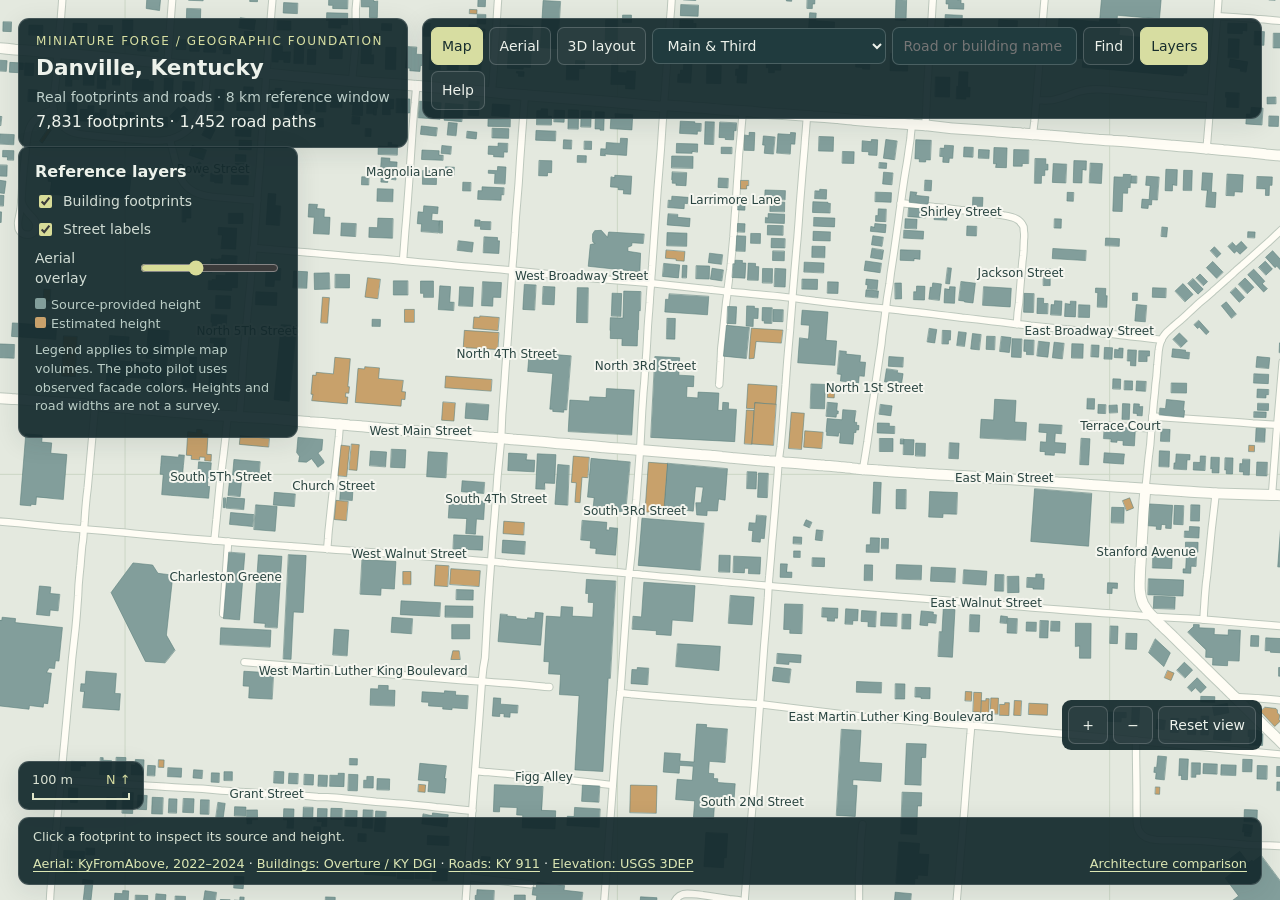
<file: danville-map/index.html>
<!doctype html><html lang="en"><head><meta charset="utf-8"><meta name="viewport" content="width=device-width,initial-scale=1"><meta name="description" content="A georeferenced Danville, Kentucky map foundation using Kentucky building footprints, road centre lines, aerial imagery and USGS elevation."><link rel="icon" href="data:image/svg+xml,%3Csvg xmlns=%27http://www.w3.org/2000/svg%27 viewBox=%270 0 32 32%27%3E%3Crect width=%2732%27 height=%2732%27 rx=%276%27 fill=%27%2317292b%27/%3E%3Cpath d=%27M6 9l7-3 6 3 7-3v17l-7 3-6-3-7 3zM13 6v17M19 9v17%27 stroke=%27%23d8dc98%27 fill=%27none%27/%3E%3C/svg%3E"><title>Danville · Map foundation</title>
<style>
:root{font:16px/1.45 system-ui,sans-serif;color:#edf2eb;background:#e4e9df;color-scheme:dark}*{box-sizing:border-box}body{margin:0;overflow:hidden}canvas{position:fixed;inset:0;display:block;width:100%;height:100%;touch-action:none;outline:none}header,nav,aside,footer,#loading,.scale{position:fixed;z-index:2;background:#14292ded;border:1px solid #ffffff26;box-shadow:0 5px 25px #182f301b;border-radius:11px}header{max-width:calc(100% - 24px);left:18px;top:18px;padding:14px 17px}.brand{font-size:.75rem;letter-spacing:.13em;color:#d8dfa3}h1{font-size:1.35rem;margin:2px 0}header p{font-size:.875rem;color:#bdcfca;margin:3px 0}nav{right:18px;top:18px;padding:8px;display:flex;gap:6px;align-items:center;flex-wrap:wrap;max-width:calc(100% - 440px)}button,select,input{font:inherit;font-size:.875rem;padding:8px 10px;border:1px solid #ffffff30;border-radius:7px;background:#ffffff0a;color:inherit}button,select{cursor:pointer}select,input{background:#203b3e}button:hover,a:hover{background:#ffffff20}button.active{background:#d7dda1;color:#172d2d;border-color:#d7dda1}button:focus-visible,input:focus-visible,select:focus-visible,a:focus-visible{outline:2px solid #d8dc98;outline-offset:2px}a{color:#dce7b4;text-underline-offset:3px}#search-form{display:flex;gap:6px}#search{width:185px}#layers{left:18px;top:146px;padding:13px 16px;width:280px;font-size:.875rem}#layers h2{font-size:1rem;margin:0 0 8px}#layers label{display:flex;align-items:center;gap:8px;margin:8px 0;color:#d1dcd4}input[type=checkbox]{accent-color:#d8dc98}input[type=range]{width:140px;accent-color:#d8dc98;padding:0}#layers p{font-size:.8rem;color:#bacdc6;margin:8px 0}#three-tools{border-top:1px solid #ffffff25;margin-top:10px;padding-top:9px}#selection{right:18px;top:150px;width:300px;padding:16px}#selection h2{font-size:1.05rem;margin:0 0 12px}#selection p{font-size:.875rem;color:#c9d7cf}#building-id{font-size:.75rem;overflow-wrap:anywhere}#selection button{float:right}.scale{bottom:90px;left:18px;padding:9px 13px;min-width:90px;font-size:.8rem;color:#dae2d3}#scale-line{height:7px;border:2px solid #dfe5c8;border-top:0;margin-top:3px}.north{float:right;margin-left:15px;color:#d8dda1}footer{bottom:15px;left:18px;right:18px;padding:10px 14px;font-size:.8rem;display:flex;gap:9px 18px;flex-wrap:wrap;justify-content:space-between}footer a{white-space:nowrap}footer p{margin:0}#status{color:#d4dfd0;flex-basis:100%}#coordinates{color:#adc5bc}#loading,#help-panel{left:50%;top:50%;transform:translate(-50%,-50%);padding:24px;width:min(500px,92%);max-height:85%;overflow:auto}#loading{z-index:4}#help-panel{z-index:5}#loading h2,#help-panel h2{font-size:1.2rem;margin:0 0 10px}#help-panel p{font-size:.925rem;color:#cbd7ce}#counts{font-variant-numeric:tabular-nums}.legend{display:inline-block;width:11px;height:11px;border-radius:2px;margin-right:5px}.source-height{background:#829e9b}.estimated-height{background:#c8a16b} [hidden]{display:none!important}
@media(max-width:1100px){header{top:12px;left:12px;padding:11px 14px}header p{display:none}nav{top:109px;left:12px;right:12px;max-width:none}#layers{top:190px;left:12px;width:260px}#selection{top:190px;right:12px}.scale{left:12px;bottom:120px}footer{left:12px;right:12px;bottom:12px}h1{font-size:1.15rem}}
@media(max-width:640px){nav{gap:5px}#search{width:150px}#layers{top:250px;width:210px;padding:10px 12px}#layers p{display:none}#layers h2{font-size:.9rem}#layers label{margin:6px 0;font-size:.8rem}#selection{top:auto;bottom:155px;width:calc(100% - 24px);right:12px}#coordinates{display:none}#counts{font-size:.8rem}.scale{bottom:145px}footer{font-size:.75rem;gap:5px 10px}#status{max-height:45px;overflow:auto}input[type=range]{width:95px}}
 .view-tools{position:fixed;z-index:2;right:18px;bottom:150px;display:flex;gap:5px;padding:6px;background:#14292ded;border-radius:9px}.view-tools button{min-width:40px}#selection #focus-building{float:none;width:100%;margin-top:8px} @media(max-width:640px){.view-tools{bottom:145px;right:12px}}
</style></head><body>
<canvas id="map" tabindex="0" aria-label="Danville map and aerial reference"></canvas><canvas id="three" tabindex="0" aria-label="Three-dimensional map-aligned footprint preview" hidden></canvas>
<header><div class="brand">MINIATURE FORGE / GEOGRAPHIC FOUNDATION</div><h1>Danville, Kentucky</h1><p>Real footprints and roads · 8 km reference window</p><span id="counts">Loading geographic snapshot…</span></header>
<nav aria-label="Map controls"><button id="map-button" class="active">Map</button><button id="aerial-button">Aerial</button><button id="three-button">3D layout</button><select id="checkpoint" aria-label="Map area"><option value="pilot">Photo-modeled Main Street</option><option value="downtown" selected>Main &amp; Third</option><option value="city">Whole reference area</option><option value="campus">Centre College area</option><option value="south">South Danville</option></select><form id="search-form"><input id="search" aria-label="Search mapped road or building" placeholder="Road or building name"><button type="submit">Find</button></form><button id="layers-button" class="active">Layers</button><button id="help">Help</button></nav>
<aside id="layers"><h2>Reference layers</h2><label><input id="footprints" type="checkbox" checked> Building footprints</label><label><input id="labels" type="checkbox" checked> Street labels</label><label>Aerial overlay <input id="opacity" type="range" min="0" max="90" value="35" aria-label="Footprint opacity over aerial"></label><p><span class="legend source-height"></span>Source-provided height<br><span class="legend estimated-height"></span>Estimated height</p><p>Legend applies to simple map volumes. The photo pilot uses observed facade colors. Heights and road widths are not a survey.</p><div id="three-tools" hidden><label><input id="terrain" type="checkbox" checked> USGS terrain</label><label><input id="three-aerial" type="checkbox"> Aerial on terrain</label><button id="orbit-button">Orbit</button><button id="fly-button">Fly</button><button id="street-button">Street camera</button></div></aside>
<aside id="selection" hidden><button id="close-selection" aria-label="Close building details">Close</button><h2 id="building-name"></h2><p id="building-model"></p><p id="building-height"></p><p id="building-coordinates"></p><p id="building-id"></p><p>Footprint source: Overture Maps via Kentucky DGI.</p><button id="focus-building">Inspect in 3D</button></aside>
<div class="view-tools" aria-label="View navigation"><button id="zoom-in" aria-label="Zoom in">+</button><button id="zoom-out" aria-label="Zoom out">−</button><button id="reset-view">Reset view</button></div><div class="scale"><span class="north">N ↑</span><span id="scale-text">200 m</span><div id="scale-line"></div></div>
<footer><p id="status">Loading…</p><p><a href="https://kyfromabove.ky.gov/">Aerial: KyFromAbove, 2022–2024</a> · <a href="https://www.arcgis.com/home/item.html?id=53f4e3587a1f4e8b9d1ba93a25a94da4">Buildings: Overture / KY DGI</a> · <a href="https://kygisserver.ky.gov/arcgis/rest/services/WGS84WM_Services/Ky_911_Road_Centerlines_WGS84WM/MapServer">Roads: KY 911</a> · <a href="https://www.usgs.gov/3d-elevation-program">Elevation: USGS 3DEP</a></p><span id="coordinates"></span><a href="../voxel-lab/">Architecture comparison</a></footer>
<section id="loading" role="status"><h2>Loading Danville</h2><p id="loading-message">Unpacking the geographic snapshot…</p></section>
<aside id="help-panel" hidden><h2>Build the town on its real layout</h2><p>Drag to pan the map; scroll or pinch to zoom. Switch to Aerial to compare the footprint positions with official orthophotography. The opacity slider fades footprint overlays. Click a footprint in Map, Aerial or 3D layout to inspect its height basis and coordinates.</p><p>3D layout generates actual polygonal building volumes and a sampled terrain mesh. Drag to orbit, scroll to zoom, Shift-drag to pan. Click a building to highlight it and inspect its source; Inspect in 3D centres a close orbit on that building. The + / − controls zoom and Reset view returns downtown. Fly uses W A S D, Q / E for height and Shift for speed. The 3D aerial checkbox applies the same georeferenced image to the terrain.</p><p>The Photo-modeled Main Street checkpoint contains seven facade sections and the courthouse, interpreted from a 26 February 2024 KyFromAbove angled aerial photograph. Opening sizes and heights are estimates; rear elevations and ornament are simplified. Elsewhere this is a geographic massing preview; detailed architecture is not reconstructed. Source height fields may themselves be estimates; orange buildings use a floor-count estimate or a six-metre fallback. Road ribbons have schematic widths. The 129 × 129 elevation grid samples the terrain at roughly 62 metres, with no vertical exaggeration.</p><p>The 8 × 8 km window is not the municipal boundary. The imagery is a saved reference from the 2022–2024 Phase 3 program, not a live satellite feed. Footprints and imagery may differ in capture date and roof/ground alignment.</p><p>Aerial imagery is loaded only when requested. Default map geometry and terrain are local, reproducible data. <a href="./architecture-reference.jpg">2024 pilot reference</a> · <a href="./architecture.json">Architecture parameters and provenance</a> · <a href="./snapshot-report.json">Snapshot provenance</a> · <a href="./town-data.json">Download map data</a> · <a href="./EARCUT-LICENSE">Triangulator license</a></p><button id="close-help">Explore</button></aside>
<script type="module">const mapArchitectureRecipe={"version":2,"status":"Photo-interpreted pilot, not a measured survey","reference":{"provider":"KyFromAbove / Kentucky DGI","date":"2024-02-26","shot":"Fwd_10047_11258","url":"https://kyfromabove.s3.amazonaws.com/imagery/obliques/Phase3/KY_KYAPED_2024_Season1_3IN/Fwd_10047_11258.tif","license":"KYAPED public-domain distribution policy","policy":"https://kygeonet.ky.gov/kyfromabove/pdfs/KyFromAboveDistributionPolicy.pdf"},"row":{"id":"1cc940e6-fc2e-4522-a4ac-40ee4ba848c7","name":"Main Street west of Third · seven facade sections","frontStart":[-49.9,-43.8],"frontEnd":[14.6,-40.3],"sections":[{"width":7.6,"height":5.7,"color":[0.72,0.71,0.61],"bays":3,"floors":1,"roofColor":[0.22,0.24,0.23],"storefronts":[{"center":0.17,"width":0.22,"y":0.3,"h":2.25,"door":false,"frame":[0.78,0.77,0.68],"panes":0,"boarded":false},{"center":0.5,"width":0.19,"y":0.08,"h":2.9,"door":true,"frame":[0.78,0.77,0.68],"panes":0,"boarded":false},{"center":0.82,"width":0.23,"y":0.3,"h":2.25,"door":false,"frame":[0.78,0.77,0.68],"panes":0,"boarded":false}],"fascia":[0.7,0.7,0.61],"roofUnits":[[0.5,0.75]]},{"width":15,"height":13.1,"color":[0.78,0.77,0.68],"bays":7,"floors":3,"arched":true,"roofColor":[0.77,0.78,0.73],"storefronts":[{"center":0.16,"width":0.23,"y":0.4,"h":2.3,"door":false,"frame":[0.78,0.77,0.68],"panes":0,"boarded":false},{"center":0.37,"width":0.12,"y":0.08,"h":3.05,"door":true,"frame":[0.78,0.77,0.68],"panes":0,"boarded":false},{"center":0.72,"width":0.46,"y":0.4,"h":2.3,"door":false,"frame":[0.78,0.77,0.68],"panes":2,"boarded":false}],"fascia":null,"roofUnits":[[0.35,0.65],[0.7,0.8]]},{"width":8.2,"height":12.2,"color":[0.58,0.56,0.43],"bays":4,"floors":3,"roofColor":[0.23,0.25,0.24],"storefronts":[{"center":0.12,"width":0.12,"y":0.1,"h":2.95,"door":true,"frame":[0.22,0.24,0.21],"panes":0,"boarded":false},{"center":0.6,"width":0.62,"y":0.4,"h":2.3,"door":false,"frame":[0.22,0.24,0.21],"panes":2,"boarded":false}],"fascia":[0.12,0.15,0.15],"roofUnits":[[0.5,0.75]]},{"width":6.3,"height":11.6,"color":[0.64,0.35,0.28],"bays":3,"floors":3,"roofColor":[0.73,0.73,0.68],"storefronts":[{"center":0.1,"width":0.12,"y":0.1,"h":2.9,"door":true,"frame":[0.78,0.77,0.68],"panes":0,"boarded":false},{"center":0.6,"width":0.68,"y":0.15,"h":2.8,"door":false,"frame":[0.78,0.77,0.68],"panes":2,"boarded":true}],"fascia":[0.47,0.61,0.56],"roofUnits":[[0.5,0.75]]},{"width":12.8,"height":8.1,"color":[0.6,0.59,0.49],"bays":4,"floors":2,"piers":true,"roofColor":[0.74,0.75,0.7],"storefronts":[{"center":0.22,"width":0.17,"y":0.24,"h":6.2,"door":false,"frame":[0.78,0.77,0.68],"panes":0,"boarded":false},{"center":0.5,"width":0.17,"y":0.08,"h":6.35,"door":true,"frame":[0.78,0.77,0.68],"panes":0,"boarded":false},{"center":0.78,"width":0.17,"y":0.24,"h":6.2,"door":false,"frame":[0.78,0.77,0.68],"panes":0,"boarded":false}],"fascia":null,"roofUnits":[[0.35,0.65],[0.7,0.8]]},{"width":7.3,"height":10.2,"color":[0.27,0.2,0.17],"bays":4,"floors":3,"roofColor":[0.65,0.66,0.61],"storefronts":[{"center":0.16,"width":0.18,"y":0.2,"h":2.6,"door":false,"frame":[0.22,0.24,0.21],"panes":0,"boarded":false},{"center":0.5,"width":0.18,"y":0.05,"h":2.85,"door":true,"frame":[0.22,0.24,0.21],"panes":0,"boarded":false},{"center":0.82,"width":0.2,"y":0.2,"h":2.6,"door":false,"frame":[0.22,0.24,0.21],"panes":0,"boarded":false}],"fascia":[0.16,0.13,0.12],"roofUnits":[[0.5,0.75]]},{"width":7.4,"height":10.5,"color":[0.48,0.61,0.62],"bays":4,"floors":3,"roofColor":[0.73,0.74,0.68],"storefronts":[{"center":0.16,"width":0.16,"y":0.1,"h":2.9,"door":true,"frame":[0.78,0.77,0.68],"panes":0,"boarded":false},{"center":0.63,"width":0.52,"y":0.45,"h":2.3,"door":false,"frame":[0.78,0.77,0.68],"panes":2,"boarded":false}],"fascia":[0.47,0.58,0.55],"roofUnits":[[0.35,0.65],[0.7,0.8]]}]},"courthouse":{"id":"c2510797-863b-4c4c-8e1a-570a774af824","name":"Boyle County Courthouse","front":[-60.2,-64.8],"width":17,"depth":39,"eaveHeight":12.2,"roofRise":3.3,"towerHeight":32,"rotation":0.081,"brick":[0.47,0.24,0.17]},"uncertainty":["Facade divisions, heights and opening dimensions interpreted from the 2024 image; no survey measurements.","Rear facades and hidden roof hardware simplified.","Seven facade sections share one source footprint; names of current tenants are not asserted.","Courthouse clock hands and ornamental details simplified."]};

// ../procedural/math.mjs
// Column-major matrices, right-handed world, metres, Y up.
const sub=(a,b)=>a.map((v,i)=>v-b[i]);
const dot=(a,b)=>a.reduce((s,v,i)=>s+v*b[i],0);
const cross=(a,b)=>[a[1]*b[2]-a[2]*b[1],a[2]*b[0]-a[0]*b[2],a[0]*b[1]-a[1]*b[0]];
const norm=a=>{const n=Math.hypot(...a)||1;return a.map(v=>v/n);};
function mul(a,b){const o=new Float32Array(16);for(let c=0;c<4;c++)for(let r=0;r<4;r++)for(let k=0;k<4;k++)o[c*4+r]+=a[k*4+r]*b[c*4+k];return o;}
function perspective(fov,aspect,near,far){const f=1/Math.tan(fov/2);return new Float32Array([f/aspect,0,0,0,0,f,0,0,0,0,(far+near)/(near-far),-1,0,0,2*far*near/(near-far),0]);}
function lookAt(eye,target){const z=norm(sub(eye,target)),x=norm(cross([0,1,0],z)),y=cross(z,x);return new Float32Array([x[0],y[0],z[0],0,x[1],y[1],z[1],0,x[2],y[2],z[2],0,-dot(x,eye),-dot(y,eye),-dot(z,eye),1]);}
function ortho(l,r,b,t,n,f){return new Float32Array([2/(r-l),0,0,0,0,2/(t-b),0,0,0,0,-2/(f-n),0,-(r+l)/(r-l),-(t+b)/(t-b),-(f+n)/(f-n),1]);}
function inverse(a){const o=new Float32Array(16),m=Array.from({length:4},(_,r)=>Array.from({length:8},(_,c)=>c<4?a[c*4+r]:+(c-4===r)));for(let c=0;c<4;c++){let p=c;for(let r=c+1;r<4;r++)if(Math.abs(m[r][c])>Math.abs(m[p][c]))p=r;[m[p],m[c]]=[m[c],m[p]];const d=m[c][c];for(let k=0;k<8;k++)m[c][k]/=d;for(let r=0;r<4;r++)if(r!==c){const s=m[r][c];for(let k=0;k<8;k++)m[r][k]-=s*m[c][k];}}for(let r=0;r<4;r++)for(let c=0;c<4;c++)o[c*4+r]=m[r][c+4];return o;}
function transform(p,s=[1,1,1],r=[0,0,0]){const [x,y,z]=r,cx=Math.cos(x),sx=Math.sin(x),cy=Math.cos(y),sy=Math.sin(y),cz=Math.cos(z),sz=Math.sin(z);return [cy*cz*s[0],(sx*sy*cz+cx*sz)*s[0],(-cx*sy*cz+sx*sz)*s[0],0,-cy*sz*s[1],(-sx*sy*sz+cx*cz)*s[1],(cx*sy*sz+sx*cz)*s[1],0,sy*s[2],-sx*cy*s[2],cx*cy*s[2],0,...p,1];}
function seeded(seed){let s=seed>>>0;return()=>{s=(Math.imul(s,1664525)+1013904223)>>>0;return s/4294967296;};}

// vendor/earcut.mjs
/* eslint-disable */
// copy of mapbox/earcut version 3.0.2
// https://github.com/mapbox/earcut/tree/v3.0.2

function earcut(data, holeIndices, dim = 2) {

    const hasHoles = holeIndices && holeIndices.length;
    const outerLen = hasHoles ? holeIndices[0] * dim : data.length;
    let outerNode = linkedList(data, 0, outerLen, dim, true);
    const triangles = [];

    if (!outerNode || outerNode.next === outerNode.prev) return triangles;

    let minX, minY, invSize;

    if (hasHoles) outerNode = eliminateHoles(data, holeIndices, outerNode, dim);

    // if the shape is not too simple, we'll use z-order curve hash later; calculate polygon bbox
    if (data.length > 80 * dim) {
        minX = data[0];
        minY = data[1];
        let maxX = minX;
        let maxY = minY;

        for (let i = dim; i < outerLen; i += dim) {
            const x = data[i];
            const y = data[i + 1];
            if (x < minX) minX = x;
            if (y < minY) minY = y;
            if (x > maxX) maxX = x;
            if (y > maxY) maxY = y;
        }

        // minX, minY and invSize are later used to transform coords into integers for z-order calculation
        invSize = Math.max(maxX - minX, maxY - minY);
        invSize = invSize !== 0 ? 32767 / invSize : 0;
    }

    earcutLinked(outerNode, triangles, dim, minX, minY, invSize, 0);

    return triangles;
}

// create a circular doubly linked list from polygon points in the specified winding order
function linkedList(data, start, end, dim, clockwise) {
    let last;

    if (clockwise === (signedArea(data, start, end, dim) > 0)) {
        for (let i = start; i < end; i += dim) last = insertNode(i / dim | 0, data[i], data[i + 1], last);
    } else {
        for (let i = end - dim; i >= start; i -= dim) last = insertNode(i / dim | 0, data[i], data[i + 1], last);
    }

    if (last && equals(last, last.next)) {
        removeNode(last);
        last = last.next;
    }

    return last;
}

// eliminate colinear or duplicate points
function filterPoints(start, end) {
    if (!start) return start;
    if (!end) end = start;

    let p = start,
        again;
    do {
        again = false;

        if (!p.steiner && (equals(p, p.next) || area(p.prev, p, p.next) === 0)) {
            removeNode(p);
            p = end = p.prev;
            if (p === p.next) break;
            again = true;

        } else {
            p = p.next;
        }
    } while (again || p !== end);

    return end;
}

// main ear slicing loop which triangulates a polygon (given as a linked list)
function earcutLinked(ear, triangles, dim, minX, minY, invSize, pass) {
    if (!ear) return;

    // interlink polygon nodes in z-order
    if (!pass && invSize) indexCurve(ear, minX, minY, invSize);

    let stop = ear;

    // iterate through ears, slicing them one by one
    while (ear.prev !== ear.next) {
        const prev = ear.prev;
        const next = ear.next;

        if (invSize ? isEarHashed(ear, minX, minY, invSize) : isEar(ear)) {
            triangles.push(prev.i, ear.i, next.i); // cut off the triangle

            removeNode(ear);

            // skipping the next vertex leads to less sliver triangles
            ear = next.next;
            stop = next.next;

            continue;
        }

        ear = next;

        // if we looped through the whole remaining polygon and can't find any more ears
        if (ear === stop) {
            // try filtering points and slicing again
            if (!pass) {
                earcutLinked(filterPoints(ear), triangles, dim, minX, minY, invSize, 1);

            // if this didn't work, try curing all small self-intersections locally
            } else if (pass === 1) {
                ear = cureLocalIntersections(filterPoints(ear), triangles);
                earcutLinked(ear, triangles, dim, minX, minY, invSize, 2);

            // as a last resort, try splitting the remaining polygon into two
            } else if (pass === 2) {
                splitEarcut(ear, triangles, dim, minX, minY, invSize);
            }

            break;
        }
    }
}

// check whether a polygon node forms a valid ear with adjacent nodes
function isEar(ear) {
    const a = ear.prev,
        b = ear,
        c = ear.next;

    if (area(a, b, c) >= 0) return false; // reflex, can't be an ear

    // now make sure we don't have other points inside the potential ear
    const ax = a.x, bx = b.x, cx = c.x, ay = a.y, by = b.y, cy = c.y;

    // triangle bbox
    const x0 = Math.min(ax, bx, cx),
        y0 = Math.min(ay, by, cy),
        x1 = Math.max(ax, bx, cx),
        y1 = Math.max(ay, by, cy);

    let p = c.next;
    while (p !== a) {
        if (p.x >= x0 && p.x <= x1 && p.y >= y0 && p.y <= y1 &&
            pointInTriangleExceptFirst(ax, ay, bx, by, cx, cy, p.x, p.y) &&
            area(p.prev, p, p.next) >= 0) return false;
        p = p.next;
    }

    return true;
}

function isEarHashed(ear, minX, minY, invSize) {
    const a = ear.prev,
        b = ear,
        c = ear.next;

    if (area(a, b, c) >= 0) return false; // reflex, can't be an ear

    const ax = a.x, bx = b.x, cx = c.x, ay = a.y, by = b.y, cy = c.y;

    // triangle bbox
    const x0 = Math.min(ax, bx, cx),
        y0 = Math.min(ay, by, cy),
        x1 = Math.max(ax, bx, cx),
        y1 = Math.max(ay, by, cy);

    // z-order range for the current triangle bbox;
    const minZ = zOrder(x0, y0, minX, minY, invSize),
        maxZ = zOrder(x1, y1, minX, minY, invSize);

    let p = ear.prevZ,
        n = ear.nextZ;

    // look for points inside the triangle in both directions
    while (p && p.z >= minZ && n && n.z <= maxZ) {
        if (p.x >= x0 && p.x <= x1 && p.y >= y0 && p.y <= y1 && p !== a && p !== c &&
            pointInTriangleExceptFirst(ax, ay, bx, by, cx, cy, p.x, p.y) && area(p.prev, p, p.next) >= 0) return false;
        p = p.prevZ;

        if (n.x >= x0 && n.x <= x1 && n.y >= y0 && n.y <= y1 && n !== a && n !== c &&
            pointInTriangleExceptFirst(ax, ay, bx, by, cx, cy, n.x, n.y) && area(n.prev, n, n.next) >= 0) return false;
        n = n.nextZ;
    }

    // look for remaining points in decreasing z-order
    while (p && p.z >= minZ) {
        if (p.x >= x0 && p.x <= x1 && p.y >= y0 && p.y <= y1 && p !== a && p !== c &&
            pointInTriangleExceptFirst(ax, ay, bx, by, cx, cy, p.x, p.y) && area(p.prev, p, p.next) >= 0) return false;
        p = p.prevZ;
    }

    // look for remaining points in increasing z-order
    while (n && n.z <= maxZ) {
        if (n.x >= x0 && n.x <= x1 && n.y >= y0 && n.y <= y1 && n !== a && n !== c &&
            pointInTriangleExceptFirst(ax, ay, bx, by, cx, cy, n.x, n.y) && area(n.prev, n, n.next) >= 0) return false;
        n = n.nextZ;
    }

    return true;
}

// go through all polygon nodes and cure small local self-intersections
function cureLocalIntersections(start, triangles) {
    let p = start;
    do {
        const a = p.prev,
            b = p.next.next;

        if (!equals(a, b) && intersects(a, p, p.next, b) && locallyInside(a, b) && locallyInside(b, a)) {

            triangles.push(a.i, p.i, b.i);

            // remove two nodes involved
            removeNode(p);
            removeNode(p.next);

            p = start = b;
        }
        p = p.next;
    } while (p !== start);

    return filterPoints(p);
}

// try splitting polygon into two and triangulate them independently
function splitEarcut(start, triangles, dim, minX, minY, invSize) {
    // look for a valid diagonal that divides the polygon into two
    let a = start;
    do {
        let b = a.next.next;
        while (b !== a.prev) {
            if (a.i !== b.i && isValidDiagonal(a, b)) {
                // split the polygon in two by the diagonal
                let c = splitPolygon(a, b);

                // filter colinear points around the cuts
                a = filterPoints(a, a.next);
                c = filterPoints(c, c.next);

                // run earcut on each half
                earcutLinked(a, triangles, dim, minX, minY, invSize, 0);
                earcutLinked(c, triangles, dim, minX, minY, invSize, 0);
                return;
            }
            b = b.next;
        }
        a = a.next;
    } while (a !== start);
}

// link every hole into the outer loop, producing a single-ring polygon without holes
function eliminateHoles(data, holeIndices, outerNode, dim) {
    const queue = [];

    for (let i = 0, len = holeIndices.length; i < len; i++) {
        const start = holeIndices[i] * dim;
        const end = i < len - 1 ? holeIndices[i + 1] * dim : data.length;
        const list = linkedList(data, start, end, dim, false);
        if (list === list.next) list.steiner = true;
        queue.push(getLeftmost(list));
    }

    queue.sort(compareXYSlope);

    // process holes from left to right
    for (let i = 0; i < queue.length; i++) {
        outerNode = eliminateHole(queue[i], outerNode);
    }

    return outerNode;
}

function compareXYSlope(a, b) {
    let result = a.x - b.x;
    // when the left-most point of 2 holes meet at a vertex, sort the holes counterclockwise so that when we find
    // the bridge to the outer shell is always the point that they meet at.
    if (result === 0) {
        result = a.y - b.y;
        if (result === 0) {
            const aSlope = (a.next.y - a.y) / (a.next.x - a.x);
            const bSlope = (b.next.y - b.y) / (b.next.x - b.x);
            result = aSlope - bSlope;
        }
    }
    return result;
}

// find a bridge between vertices that connects hole with an outer ring and link it
function eliminateHole(hole, outerNode) {
    const bridge = findHoleBridge(hole, outerNode);
    if (!bridge) {
        return outerNode;
    }

    const bridgeReverse = splitPolygon(bridge, hole);

    // filter collinear points around the cuts
    filterPoints(bridgeReverse, bridgeReverse.next);
    return filterPoints(bridge, bridge.next);
}

// David Eberly's algorithm for finding a bridge between hole and outer polygon
function findHoleBridge(hole, outerNode) {
    let p = outerNode;
    const hx = hole.x;
    const hy = hole.y;
    let qx = -Infinity;
    let m;

    // find a segment intersected by a ray from the hole's leftmost point to the left;
    // segment's endpoint with lesser x will be potential connection point
    // unless they intersect at a vertex, then choose the vertex
    if (equals(hole, p)) return p;
    do {
        if (equals(hole, p.next)) return p.next;
        else if (hy <= p.y && hy >= p.next.y && p.next.y !== p.y) {
            const x = p.x + (hy - p.y) * (p.next.x - p.x) / (p.next.y - p.y);
            if (x <= hx && x > qx) {
                qx = x;
                m = p.x < p.next.x ? p : p.next;
                if (x === hx) return m; // hole touches outer segment; pick leftmost endpoint
            }
        }
        p = p.next;
    } while (p !== outerNode);

    if (!m) return null;

    // look for points inside the triangle of hole point, segment intersection and endpoint;
    // if there are no points found, we have a valid connection;
    // otherwise choose the point of the minimum angle with the ray as connection point

    const stop = m;
    const mx = m.x;
    const my = m.y;
    let tanMin = Infinity;

    p = m;

    do {
        if (hx >= p.x && p.x >= mx && hx !== p.x &&
                pointInTriangle(hy < my ? hx : qx, hy, mx, my, hy < my ? qx : hx, hy, p.x, p.y)) {

            const tan = Math.abs(hy - p.y) / (hx - p.x); // tangential

            if (locallyInside(p, hole) &&
                (tan < tanMin || (tan === tanMin && (p.x > m.x || (p.x === m.x && sectorContainsSector(m, p)))))) {
                m = p;
                tanMin = tan;
            }
        }

        p = p.next;
    } while (p !== stop);

    return m;
}

// whether sector in vertex m contains sector in vertex p in the same coordinates
function sectorContainsSector(m, p) {
    return area(m.prev, m, p.prev) < 0 && area(p.next, m, m.next) < 0;
}

// interlink polygon nodes in z-order
function indexCurve(start, minX, minY, invSize) {
    let p = start;
    do {
        if (p.z === 0) p.z = zOrder(p.x, p.y, minX, minY, invSize);
        p.prevZ = p.prev;
        p.nextZ = p.next;
        p = p.next;
    } while (p !== start);

    p.prevZ.nextZ = null;
    p.prevZ = null;

    sortLinked(p);
}

// Simon Tatham's linked list merge sort algorithm
// http://www.chiark.greenend.org.uk/~sgtatham/algorithms/listsort.html
function sortLinked(list) {
    let numMerges;
    let inSize = 1;

    do {
        let p = list;
        let e;
        list = null;
        let tail = null;
        numMerges = 0;

        while (p) {
            numMerges++;
            let q = p;
            let pSize = 0;
            for (let i = 0; i < inSize; i++) {
                pSize++;
                q = q.nextZ;
                if (!q) break;
            }
            let qSize = inSize;

            while (pSize > 0 || (qSize > 0 && q)) {

                if (pSize !== 0 && (qSize === 0 || !q || p.z <= q.z)) {
                    e = p;
                    p = p.nextZ;
                    pSize--;
                } else {
                    e = q;
                    q = q.nextZ;
                    qSize--;
                }

                if (tail) tail.nextZ = e;
                else list = e;

                e.prevZ = tail;
                tail = e;
            }

            p = q;
        }

        tail.nextZ = null;
        inSize *= 2;

    } while (numMerges > 1);

    return list;
}

// z-order of a point given coords and inverse of the longer side of data bbox
function zOrder(x, y, minX, minY, invSize) {
    // coords are transformed into non-negative 15-bit integer range
    x = (x - minX) * invSize | 0;
    y = (y - minY) * invSize | 0;

    x = (x | (x << 8)) & 0x00FF00FF;
    x = (x | (x << 4)) & 0x0F0F0F0F;
    x = (x | (x << 2)) & 0x33333333;
    x = (x | (x << 1)) & 0x55555555;

    y = (y | (y << 8)) & 0x00FF00FF;
    y = (y | (y << 4)) & 0x0F0F0F0F;
    y = (y | (y << 2)) & 0x33333333;
    y = (y | (y << 1)) & 0x55555555;

    return x | (y << 1);
}

// find the leftmost node of a polygon ring
function getLeftmost(start) {
    let p = start,
        leftmost = start;
    do {
        if (p.x < leftmost.x || (p.x === leftmost.x && p.y < leftmost.y)) leftmost = p;
        p = p.next;
    } while (p !== start);

    return leftmost;
}

// check if a point lies within a convex triangle
function pointInTriangle(ax, ay, bx, by, cx, cy, px, py) {
    return (cx - px) * (ay - py) >= (ax - px) * (cy - py) &&
           (ax - px) * (by - py) >= (bx - px) * (ay - py) &&
           (bx - px) * (cy - py) >= (cx - px) * (by - py);
}

// check if a point lies within a convex triangle but false if its equal to the first point of the triangle
function pointInTriangleExceptFirst(ax, ay, bx, by, cx, cy, px, py) {
    return !(ax === px && ay === py) && pointInTriangle(ax, ay, bx, by, cx, cy, px, py);
}

// check if a diagonal between two polygon nodes is valid (lies in polygon interior)
function isValidDiagonal(a, b) {
    return a.next.i !== b.i && a.prev.i !== b.i && !intersectsPolygon(a, b) && // doesn't intersect other edges
           (locallyInside(a, b) && locallyInside(b, a) && middleInside(a, b) && // locally visible
            (area(a.prev, a, b.prev) || area(a, b.prev, b)) || // does not create opposite-facing sectors
            equals(a, b) && area(a.prev, a, a.next) > 0 && area(b.prev, b, b.next) > 0); // special zero-length case
}

// signed area of a triangle
function area(p, q, r) {
    return (q.y - p.y) * (r.x - q.x) - (q.x - p.x) * (r.y - q.y);
}

// check if two points are equal
function equals(p1, p2) {
    return p1.x === p2.x && p1.y === p2.y;
}

// check if two segments intersect
function intersects(p1, q1, p2, q2) {
    const o1 = sign(area(p1, q1, p2));
    const o2 = sign(area(p1, q1, q2));
    const o3 = sign(area(p2, q2, p1));
    const o4 = sign(area(p2, q2, q1));

    if (o1 !== o2 && o3 !== o4) return true; // general case

    if (o1 === 0 && onSegment(p1, p2, q1)) return true; // p1, q1 and p2 are collinear and p2 lies on p1q1
    if (o2 === 0 && onSegment(p1, q2, q1)) return true; // p1, q1 and q2 are collinear and q2 lies on p1q1
    if (o3 === 0 && onSegment(p2, p1, q2)) return true; // p2, q2 and p1 are collinear and p1 lies on p2q2
    if (o4 === 0 && onSegment(p2, q1, q2)) return true; // p2, q2 and q1 are collinear and q1 lies on p2q2

    return false;
}

// for collinear points p, q, r, check if point q lies on segment pr
function onSegment(p, q, r) {
    return q.x <= Math.max(p.x, r.x) && q.x >= Math.min(p.x, r.x) && q.y <= Math.max(p.y, r.y) && q.y >= Math.min(p.y, r.y);
}

function sign(num) {
    return num > 0 ? 1 : num < 0 ? -1 : 0;
}

// check if a polygon diagonal intersects any polygon segments
function intersectsPolygon(a, b) {
    let p = a;
    do {
        if (p.i !== a.i && p.next.i !== a.i && p.i !== b.i && p.next.i !== b.i &&
                intersects(p, p.next, a, b)) return true;
        p = p.next;
    } while (p !== a);

    return false;
}

// check if a polygon diagonal is locally inside the polygon
function locallyInside(a, b) {
    return area(a.prev, a, a.next) < 0 ?
        area(a, b, a.next) >= 0 && area(a, a.prev, b) >= 0 :
        area(a, b, a.prev) < 0 || area(a, a.next, b) < 0;
}

// check if the middle point of a polygon diagonal is inside the polygon
function middleInside(a, b) {
    let p = a;
    let inside = false;
    const px = (a.x + b.x) / 2;
    const py = (a.y + b.y) / 2;
    do {
        if (((p.y > py) !== (p.next.y > py)) && p.next.y !== p.y &&
                (px < (p.next.x - p.x) * (py - p.y) / (p.next.y - p.y) + p.x))
            inside = !inside;
        p = p.next;
    } while (p !== a);

    return inside;
}

// link two polygon vertices with a bridge; if the vertices belong to the same ring, it splits polygon into two;
// if one belongs to the outer ring and another to a hole, it merges it into a single ring
function splitPolygon(a, b) {
    const a2 = createNode(a.i, a.x, a.y),
        b2 = createNode(b.i, b.x, b.y),
        an = a.next,
        bp = b.prev;

    a.next = b;
    b.prev = a;

    a2.next = an;
    an.prev = a2;

    b2.next = a2;
    a2.prev = b2;

    bp.next = b2;
    b2.prev = bp;

    return b2;
}

// create a node and optionally link it with previous one (in a circular doubly linked list)
function insertNode(i, x, y, last) {
    const p = createNode(i, x, y);

    if (!last) {
        p.prev = p;
        p.next = p;

    } else {
        p.next = last.next;
        p.prev = last;
        last.next.prev = p;
        last.next = p;
    }
    return p;
}

function removeNode(p) {
    p.next.prev = p.prev;
    p.prev.next = p.next;

    if (p.prevZ) p.prevZ.nextZ = p.nextZ;
    if (p.nextZ) p.nextZ.prevZ = p.prevZ;
}

function createNode(i, x, y) {
    return {
        i, // vertex index in coordinates array
        x, y, // vertex coordinates
        prev: null, // previous and next vertex nodes in a polygon ring
        next: null,
        z: 0, // z-order curve value
        prevZ: null, // previous and next nodes in z-order
        nextZ: null,
        steiner: false // indicates whether this is a steiner point
    };
}

// return a percentage difference between the polygon area and its triangulation area;
// used to verify correctness of triangulation
function deviation(data, holeIndices, dim, triangles) {
    const hasHoles = holeIndices && holeIndices.length;
    const outerLen = hasHoles ? holeIndices[0] * dim : data.length;

    let polygonArea = Math.abs(signedArea(data, 0, outerLen, dim));
    if (hasHoles) {
        for (let i = 0, len = holeIndices.length; i < len; i++) {
            const start = holeIndices[i] * dim;
            const end = i < len - 1 ? holeIndices[i + 1] * dim : data.length;
            polygonArea -= Math.abs(signedArea(data, start, end, dim));
        }
    }

    let trianglesArea = 0;
    for (let i = 0; i < triangles.length; i += 3) {
        const a = triangles[i] * dim;
        const b = triangles[i + 1] * dim;
        const c = triangles[i + 2] * dim;
        trianglesArea += Math.abs(
            (data[a] - data[c]) * (data[b + 1] - data[a + 1]) -
            (data[a] - data[b]) * (data[c + 1] - data[a + 1]));
    }

    return polygonArea === 0 && trianglesArea === 0 ? 0 :
        Math.abs((trianglesArea - polygonArea) / polygonArea);
}

function signedArea(data, start, end, dim) {
    let sum = 0;
    for (let i = start, j = end - dim; i < end; i += dim) {
        sum += (data[j] - data[i]) * (data[i + 1] + data[j + 1]);
        j = i;
    }
    return sum;
}

// turn a polygon in a multi-dimensional array form (e.g. as in GeoJSON) into a form Earcut accepts
function flatten(data) {
    const vertices = [];
    const holes = [];
    const dimensions = data[0][0].length;
    let holeIndex = 0;
    let prevLen = 0;

    for (const ring of data) {
        for (const p of ring) {
            for (let d = 0; d < dimensions; d++) vertices.push(p[d]);
        }
        if (prevLen) {
            holeIndex += prevLen;
            holes.push(holeIndex);
        }
        prevLen = ring.length;
    }
    return {vertices, holes, dimensions};
}

// geo.mjs

function area2(ring){return ring.reduce((s,p,i)=>s+p[0]*ring[(i+1)%ring.length][1]-ring[(i+1)%ring.length][0]*p[1],0)/2;}
function contains(ring,x,z){let yes=false;for(let i=0,j=ring.length-1;i<ring.length;j=i++){const a=ring[i],b=ring[j];if((a[1]>z)!==(b[1]>z)&&x<(b[0]-a[0])*(z-a[1])/(b[1]-a[1])+a[0])yes=!yes;}return yes;}
function polygonGroups(rings){const sorted=[...rings].sort((a,b)=>Math.abs(area2(b))-Math.abs(area2(a))),groups=[];for(const ring of sorted){const parent=groups.filter(g=>contains(g.outer,ring[0][0],ring[0][1])).sort((a,b)=>Math.abs(area2(a.outer))-Math.abs(area2(b.outer)))[0];if(parent&&Math.sign(area2(parent.outer))!==Math.sign(area2(ring)))parent.holes.push(ring);else groups.push({outer:ring,holes:[]});}return groups;}
function triangulateRings(rings){const triangles=[];for(const group of polygonGroups(rings)){const points=[...group.outer],holes=[];for(const h of group.holes){holes.push(points.length);points.push(...h);}const indices=earcut(points.flat(),holes,2);for(let k=0;k<indices.length;k+=3)triangles.push([points[indices[k]],points[indices[k+1]],points[indices[k+2]]]);}return triangles;}
function boundsOf(rings){const b=[Infinity,Infinity,-Infinity,-Infinity];for(const r of rings)for(const p of r){b[0]=Math.min(b[0],p[0]);b[1]=Math.min(b[1],p[1]);b[2]=Math.max(b[2],p[0]);b[3]=Math.max(b[3],p[1]);}return b;}
function elevationAt(data,x,z){const t=data.terrain,b=data.bounds,u=Math.max(0,Math.min(t.width-1,(x-b[0])/(b[2]-b[0])*t.width-.5)),v=Math.max(0,Math.min(t.height-1,(z-b[1])/(b[3]-b[1])*t.height-.5)),i=Math.floor(u),j=Math.floor(v),dx=u-i,dz=v-j;const sample=(a,c)=>t.values[Math.min(t.height-1,c)*t.width+Math.min(t.width-1,a)];return sample(i,j)*(1-dx)*(1-dz)+sample(i+1,j)*dx*(1-dz)+sample(i,j+1)*(1-dx)*dz+sample(i+1,j+1)*dx*dz;}
function lonLat(data,x,z){const p=data.projection,mx=p.originMercator[0]+x/p.cosLatitude,my=p.originMercator[1]-z/p.cosLatitude;return[mx/p.radius*180/Math.PI,(2*Math.atan(Math.exp(my/p.radius))-Math.PI/2)*180/Math.PI];}
function localFromLonLat(data,lon,lat){const p=data.projection,mx=p.radius*lon*Math.PI/180,my=p.radius*Math.log(Math.tan(Math.PI/4+lat*Math.PI/360));return[(mx-p.originMercator[0])*p.cosLatitude,-(my-p.originMercator[1])*p.cosLatitude];}
function prepareTown(data){for(const b of data.buildings){b.bounds=boundsOf(b.rings);b.center=[(b.bounds[0]+b.bounds[2])/2,(b.bounds[1]+b.bounds[3])/2];}for(const road of data.roads){road.bounds=boundsOf([road.points]);road.center=[(road.bounds[0]+road.bounds[2])/2,(road.bounds[1]+road.bounds[3])/2];}
 const main=data.roads.filter(r=>/main street/i.test(r.name)),third=data.roads.filter(r=>/3rd street/i.test(r.name));let intersection=null,best=Infinity;const thirdNodes=new Set(third.flatMap(r=>r.points.map(p=>p.join(','))));for(const r of main)for(const p of r.points)if(thirdNodes.has(p.join(','))&&Math.hypot(...p)<best){intersection=p;best=Math.hypot(...p);}
 const find=expression=>data.buildings.find(b=>expression.test(b.name));data.checkpoints={downtown:{center:intersection||[0,0],span:1300,label:'Main & Third'},city:{center:[0,0],span:8500,label:'8 km reference window'},campus:{center:find(/Old Centre|Norton Center|Olin Hall/i)?.center||[-700,-200],span:1500,label:'Centre College area'},south:{center:[0,2100],span:2700,label:'South Danville'}};return data;
}
function pickBuilding(data,x,z){for(const b of data.buildings){const box=b.bounds;if(x<box[0]||x>box[2]||z<box[1]||z>box[3])continue;let inside=false;for(const ring of b.rings)if(contains(ring,x,z))inside=!inside;if(inside)return b;}return null;}

// architecture.mjs

// Parameterized architectural mesh kit. Metres, Y up. Openings are holes,
// with thickness, reveals and inset glazing rather than rectangles on walls.
function architectureKit(base,origin=[0,0],rotation=0){
 const vertices=[],parts=[],stone=[.82,.81,.72],glass=[.13,.23,.25],roof=[.26,.28,.27];
 const ca=Math.cos(rotation),sa=Math.sin(rotation);
 const world=p=>[origin[0]+p[0]*ca-p[2]*sa,base+p[1],origin[1]+p[0]*sa+p[2]*ca];
 function triangle(a,b,c,color,kind=5){a=world(a);b=world(b);c=world(c);const u=b.map((v,i)=>v-a[i]),v=c.map((n,i)=>n-a[i]),n=[u[1]*v[2]-u[2]*v[1],u[2]*v[0]-u[0]*v[2],u[0]*v[1]-u[1]*v[0]],l=Math.hypot(...n);if(l<1e-8)return;for(const p of[a,b,c])vertices.push(...p,...n.map(v=>v/l),...color,kind,base);}
 function quad(a,b,c,d,color,kind){triangle(a,b,c,color,kind);triangle(a,c,d,color,kind);}
 function box(x,y,z,w,h,d,color=stone,kind=5){const a=[x-w/2,y,z-d/2],b=[x+w/2,y,z-d/2],c=[x+w/2,y,z+d/2],e=[x-w/2,y,z+d/2],A=a.map((v,i)=>i===1?v+h:v),B=b.map((v,i)=>i===1?v+h:v),C=c.map((v,i)=>i===1?v+h:v),E=e.map((v,i)=>i===1?v+h:v);quad(a,A,B,b,color,kind);quad(b,B,C,c,color,kind);quad(c,C,E,e,color,kind);quad(e,E,A,a,color,kind);quad(A,E,C,B,color,kind);quad(e,a,b,c,color,kind);}
 function section(name,fn){const start=vertices.length/11;fn();parts.push({name,start,count:vertices.length/11-start});}
 function archShape(x,y,w,h,arched){const r=w/2,shoulder=h-r,ps=[[x-w/2,y],[x+w/2,y]];if(arched){for(let k=0;k<=12;k++){const a=k/12*Math.PI;ps.push([x+Math.cos(a)*r,y+shoulder+Math.sin(a)*r]);}}else ps.push([x+w/2,y+h],[x-w/2,y+h]);return ps;}
 function wall(x,y,z,w,h,openings,color,brick=false){
  const outer=[[x,y],[x+w,y],[x+w,y+h],[x,y+h]],holes=openings.map(o=>archShape(o.x,o.y,o.w,o.h,o.arch));
  for(const t of triangulateRings([outer,...holes.map(p=>[...p].reverse())]))triangle(...t.map(p=>[p[0],p[1],z]),color,brick?4:5);
  for(let index=0;index<holes.length;index++){const points=holes[index],o=openings[index],depth=o.door?.48:.23;
   for(let k=0;k<points.length;k++){const a=points[k],b=points[(k+1)%points.length],dx=b[0]-a[0],dy=b[1]-a[1],len=Math.hypot(dx,dy),nx=dy/len*.075,ny=-dx/len*.075;
    quad([a[0],a[1],z],[b[0],b[1],z],[b[0],b[1],z-depth+.01],[a[0],a[1],z-depth+.01],stone);
    quad([a[0],a[1],z+.025],[b[0],b[1],z+.025],[b[0]+nx,b[1]+ny,z+.025],[a[0]+nx,a[1]+ny,z+.025],stone);
   }
   const frame=o.frame||stone;
   for(const t of triangulateRings([points]))triangle(...t.map(p=>[p[0],p[1],z-depth]),o.boarded?[.60,.65,.57]:glass,o.boarded?5:6);
   if(!o.door)box(o.x,o.y-.09,z+.04,o.w+.24,.12,.36);
   box(o.x,o.y,z-depth+.06,.055,o.h,.07,frame);
   box(o.x,o.y+o.h*(o.door?.78:.49),z-depth+.06,o.w,.055,.07,frame);
   if(o.panes)for(let j=1;j<o.panes;j++)box(o.x-o.w/2+j*o.w/o.panes,o.y,z-depth+.06,.035,o.h,.05,frame);
   if(o.door){box(o.x+.22,o.y+.8,z-depth+.13,.035,.5,.05,[.52,.48,.37]);box(o.x,o.y,z-depth+.05,o.w,.35,.08,frame);}
   if(o.louver)for(let y=o.y+.1;y<o.y+o.h-.25;y+=.22)box(o.x,y,z-.10,o.w-.12,.085,.12,[.31,.34,.31]);
   if(o.boarded)for(let y=o.y+.12;y<o.y+o.h;y+=.14)box(o.x,y,z-depth+.025,o.w,.009,.015,[.43,.49,.42]);
  }
 }
 function lathe(x,z,profile,color,sides=24,kind=5){for(let j=1;j<profile.length;j++)for(let k=0;k<sides;k++){const a=k/sides*Math.PI*2,b=(k+1)/sides*Math.PI*2,[r,y]=profile[j-1],[R,Y]=profile[j];quad([x+r*Math.cos(a),y,z+r*Math.sin(a)],[x+R*Math.cos(a),Y,z+R*Math.sin(a)],[x+R*Math.cos(b),Y,z+R*Math.sin(b)],[x+r*Math.cos(b),y,z+r*Math.sin(b)],color,kind);}}
 function hip(x,z,w,d,y,rise,color=roof){if(w>d){const a=[x-w/2,y,z-d/2],b=[x+w/2,y,z-d/2],c=[x+w/2,y,z+d/2],e=[x-w/2,y,z+d/2],p=[x-w/2+d/2,y+rise,z],q=[x+w/2-d/2,y+rise,z];quad(a,p,q,b,color);triangle(b,q,c,color);quad(c,q,p,e,color);triangle(e,p,a,color);return;}const a=[x-w/2,y,z-d/2],b=[x+w/2,y,z-d/2],c=[x+w/2,y,z+d/2],e=[x-w/2,y,z+d/2],p=[x,y+rise,z-d/2+w/2],q=[x,y+rise,z+d/2-w/2];triangle(a,p,b,color);quad(b,p,q,c,color);triangle(c,q,e,color);quad(e,q,p,a,color);}
 return{vertices,parts,stone,glass,roof,triangle,quad,box,section,wall,lathe,hip};
}

function detailedBuilding(data,building,recipe){
 const datum=elevationAt(data,0,0),base=Math.max(...building.rings.flat().map(p=>elevationAt(data,...p)-datum));
 if(building.id===recipe.row.id){const r=recipe.row,[a,b]=[r.frontStart,r.frontEnd],length=Math.hypot(b[0]-a[0],b[1]-a[1]),rotation=Math.atan2(b[1]-a[1],b[0]-a[0]),kit=architectureKit(base,a,rotation),{box,wall,section,stone}=kit;let start=0;
  const dir=[Math.cos(rotation),Math.sin(rotation)],normal=[-dir[1],dir[0]],total=r.sections.reduce((s,c)=>s+c.width,0);
  const local=building.rings[0].map(p=>{const x=p[0]-a[0],z=p[1]-a[1];return[x*dir[0]+z*dir[1],x*normal[0]+z*normal[1]];});
  function clip(points,bound,greater){const result=[];for(let i=0;i<points.length;i++){const p=points[i],q=points[(i+1)%points.length],inside=(p[0]-bound)*(greater?1:-1)>=-1e-7,next=(q[0]-bound)*(greater?1:-1)>=-1e-7;if(inside)result.push(p);if(inside!==next){const t=(bound-p[0])/(q[0]-p[0]);result.push([bound,p[1]+t*(q[1]-p[1])]);}}return result;}
  for(const [i,s]of r.sections.entries()){const width=s.width/total*length,end=start+width,poly=clip(clip(local,start,true),end,false),height=s.height;
   section('main-street-'+(i+1),()=>{
    for(const t of triangulateRings([poly])){let [a,b,c]=t.map(p=>[p[0],height-.25,p[1]]);if((b[2]-a[2])*(c[0]-a[0])-(b[0]-a[0])*(c[2]-a[2])<0)[b,c]=[c,b];kit.triangle(a,b,c,s.roofColor||kit.roof);}
    for(let k=0;k<poly.length;k++){const p=poly[k],q=poly[(k+1)%poly.length];if(Math.abs(p[1])<.03&&Math.abs(q[1])<.03)continue;kit.quad([p[0],0,p[1]],[q[0],0,q[1]],[q[0],height,p[1]===q[1]?p[1]:q[1]],[p[0],height,p[1]],s.color,4);}
    const openings=[];const bay=width/s.bays,upperStart=s.floors===3?4.5:4.4;
    if(!s.piers)for(let floor=1;floor<s.floors;floor++)for(let n=0;n<s.bays;n++)openings.push({x:start+(n+.5)*bay,y:upperStart+(floor-1)*3.4,w:Math.min(1.18,bay*.55),h:s.floors===3?2.5:2.35,arch:!!s.arched,panes:i===1?2:0});
    for(const o of s.storefronts||[])openings.push({...o,x:start+o.center*width,w:o.width*width});
    wall(start,0,0,width,height,openings,s.color,i===3||i===5);
    box(start+width/2,3.6,.06,width,.28,.32,stone);
    box(start+width/2,height-.5,.10,width+.12,.20,.48,stone);box(start+width/2,height-.25,.14,width+.24,.18,.64,stone);
    // Each frontage has its own pilasters, fascia and entrance arrangement.
    if(s.fascia)box(start+width/2,3.18,.16,width-.3,.55,.18,s.fascia);
    for(const x of[start+.12,end-.12])box(x,0,.12,.22,height-.5,.24,stone);
    if(s.piers)for(let j=0;j<4;j++){const x=start+.55+j*(width-1.1)/3;box(x,.2,.27,.53,6.8,.54,stone);for(let f=-1;f<=1;f++)box(x+f*.13,.6,.56,.04,5.8,.04,[.58,.57,.50]);box(x,6.65,.3,.8,.3,.67,stone);}
    if(s.arched)for(let j=0;j<s.bays;j++){const x=start+(j+.5)*bay;box(x,height-.95,.18,.35,.22,.36,stone);}
    for(let x=start+.25;x<end-.1;x+=.5)box(x,height-.53,.28,.12,.18,.24,stone);
    // Low roof edge and service boxes interpreted from the aerial silhouette.
    const roofZ=Math.min(...poly.map(p=>p[1]));
    for(const [j,v]of(s.roofUnits||[]).entries()){const x=start+width*v[0],z=roofZ*v[1];box(x,height-.24,z,1.4,.24,1.1,[.23,.25,.24]);box(x,height,z,1.18,.65,.9,[.57,.59,.57]);for(let n=0;n<6;n++)box(x-.44+n*.17,height+.1,z+.46,.035,.4,.025,[.25,.28,.27]);}
    // Four real thickness parapet edges, following the clipped source roof.
    for(let k=0;k<poly.length;k++){const p=poly[k],q=poly[(k+1)%poly.length],dx=q[0]-p[0],dz=q[1]-p[1],l=Math.hypot(dx,dz);if(l<.01)continue;const nx=-dz/l*.13,nz=dx/l*.13;kit.quad([p[0],height,p[1]],[q[0],height,q[1]],[q[0]+nx,height,q[1]+nz],[p[0]+nx,height,p[1]+nz],stone);}
   });start=end;
  }return{vertices:new Float32Array(kit.vertices),parts:kit.parts,base};
 }
 if(building.id!==recipe.courthouse.id)return null;
 const r=recipe.courthouse,k=architectureKit(base,r.front,r.rotation),{box,wall,section,lathe,hip,stone,glass,roof}=k,w=r.width,h=r.eaveHeight,d=r.depth,brick=r.brick;
 section('courthouse-main',()=>{
  box(0,-.62,-d/2,w,.62,d,[.57,.55,.48]);
  const holes=[];for(let j=0;j<3;j++)holes.push({x:(j-1)*3.8,y:.35,w:1.8,h:3.3,arch:true});for(let j=0;j<3;j++)holes.push({x:(j-1)*3.8,y:5.1,w:1.6,h:4.2,arch:false});wall(-w/2,0,0,w,h,holes,brick,true);
  // Side elevations use rotated kits so every window is an actual opening.
  for(const sign of[-1,1]){const localOrigin=[r.front[0]+Math.cos(r.rotation)*sign*w/2,r.front[1]+Math.sin(r.rotation)*sign*w/2],side=architectureKit(base,localOrigin,r.rotation-sign*Math.PI/2);const windows=[];for(let floor=0;floor<2;floor++)for(let j=0;j<7;j++)windows.push({x:(j+.5)*d/7*sign,y:floor?5.6:.7,w:1.45,h:floor?3.5:2.7,arch:floor===1});side.wall(sign<0?-d:0,0,0,d,h,windows,brick,true);k.vertices.push(...side.vertices);}
  box(0,0,-d,w,h,.35,brick,4);hip(0,-d/2,w+.6,d+.6,h,r.roofRise);
  box(0,h-.45,-d/2,w+.45,.4,d+.5,stone); // replaced below with perimeter bands, no roof slab above windows
 });
 // Rear transverse annex seen in the aerial. Geometry remains inside the source extent.
 section('courthouse-rear-annex',()=>{box(-11,-.62,-47,37,.62,14,[.57,.55,.48]);const openings=[];for(let j=0;j<10;j++)for(let floor=0;floor<2;floor++)openings.push({x:-27+j*3.3,y:1+floor*4,w:1.05,h:2.25});wall(-29.5,0,-40,37,10.1,openings,brick,true);box(-11,0,-54,37,10.1,.3,brick,4);box(-29.5,0,-47,.3,10.1,14,brick,4);box(7.5,0,-47,.3,10.1,14,brick,4);hip(-11,-47,37.6,14.6,10.1,2.4);});
 section('courthouse-portico',()=>{
  box(0,0,1.5,13.6,.25,3.4);box(0,4.55,1.25,13.5,.42,2.9);
  for(const x of[-5.4,-1.8,1.8,5.4]){lathe(x,2.4,[[.45,4.9],[.45,5.15],[.29,5.3],[.25,10.9],[.43,11.03],[.47,11.3]],stone,16);box(x,0,1.5,.68,4.5,2.6,stone);}
  box(0,11.3,1.4,13.8,.5,3.3);k.triangle([-7.1,11.8,3.1],[7.1,11.8,3.1],[0,14.1,3.1],stone);k.triangle([-6.1,12.0,3.12],[6.1,12.0,3.12],[0,13.75,3.12],[.53,.54,.49]);
 });
 const towerVertexStart=k.vertices.length;
 section('courthouse-clock-tower',()=>{
  lathe(0,-10,[[4.4,14],[4.4,14.3],[4.1,14.5],[4.1,15],[3.7,15.4]],stone,8);lathe(0,-10,[[3.7,23.7],[4.0,24],[4.0,24.5],[3.45,24.8],[3.45,26.9],[3.8,27.2]],stone,8);
  for(let j=0;j<8;j++){const a=j/8*Math.PI*2+Math.PI/8,x=Math.cos(a)*3.418,z=-10+Math.sin(a)*3.418,ca=Math.cos(r.rotation),sa=Math.sin(r.rotation),face=architectureKit(base,[r.front[0]+x*ca-z*sa,r.front[1]+x*sa+z*ca],r.rotation+a-Math.PI/2);face.wall(-1.416,15.4,0,2.832,8.3,[{x:0,y:17,w:1.25,h:5,arch:true,louver:true}],stone);for(const v of face.vertices)k.vertices.push(v);}
  // Recessed vertical openings on eight tower faces.
  for(let j=0;j<8;j++){const a=j/8*Math.PI*2+Math.PI/8,nx=Math.cos(a),nz=Math.sin(a),tx=-nz,tz=nx;const towerPoint=(x,y,depth)=>[nx*depth+tx*x,y,-10+nz*depth+tz*x];
   const center=towerPoint(0,25.75,3.26);for(let q=0;q<32;q++){const A=q/32*Math.PI*2,B=(q+1)/32*Math.PI*2;k.triangle(center,towerPoint(Math.cos(A)*.84,25.75+Math.sin(A)*.84,3.27),towerPoint(Math.cos(B)*.84,25.75+Math.sin(B)*.84,3.27),[.10,.12,.13]);}
   for(const [dx,dy]of[[0,.55],[.42,-.22]])k.quad(towerPoint(-.035,25.75,3.29),towerPoint(.035,25.75,3.29),towerPoint(dx+.035,25.75+dy,3.29),towerPoint(dx-.035,25.75+dy,3.29),stone);
  }
  const dome=[[3.65,27.2],[3.65,27.65],[3.42,28.2],[3.05,28.8],[2.4,29.4],[1.45,29.9],[.8,30.1]];lathe(0,-10,dome,[.26,.39,.34],48);for(let j=0;j<16;j++){const a=j*Math.PI/8,da=.008;for(let i=1;i<dome.length;i++){const [R,Y]=dome[i],[rad,y]=dome[i-1];k.quad([Math.cos(a-da)*(rad+.025),y,-10+Math.sin(a-da)*(rad+.025)],[Math.cos(a-da)*(R+.025),Y,-10+Math.sin(a-da)*(R+.025)],[Math.cos(a+da)*(R+.025),Y,-10+Math.sin(a+da)*(R+.025)],[Math.cos(a+da)*(rad+.025),y,-10+Math.sin(a+da)*(rad+.025)],[.38,.48,.41]);}}
  lathe(0,-10,[[.8,30],[.8,30.2],[.42,30.2],[.42,31.6],[.65,31.7],[0,32.5]],stone,8);lathe(0,-10,[[.045,32.4],[.045,34]],roof,8);
 });for(let i=towerVertexStart;i<k.vertices.length;i+=11){const cx=r.front[0]+10*Math.sin(r.rotation);k.vertices[i]=cx+(k.vertices[i]-cx)*.82;k.vertices[i+2]=r.front[1]-10*Math.cos(r.rotation)+(k.vertices[i+2]-(r.front[1]-10*Math.cos(r.rotation)))*.82;const normal=[k.vertices[i+3]/.82,k.vertices[i+4],k.vertices[i+5]/.82],length=Math.hypot(...normal);for(let j=0;j<3;j++)k.vertices[i+3+j]=normal[j]/length;}return{vertices:new Float32Array(k.vertices),parts:k.parts,base};
}

// streetscape.mjs


// Pilot-only setting, aligned to the photographed frontage. Positions are
// photo interpretations; the remainder of town keeps its GIS road ribbons.
function pilotStreetscape(data,recipe){
 const r=recipe.row,a=r.frontStart,b=r.frontEnd,angle=Math.atan2(b[1]-a[1],b[0]-a[0]),building=data.buildings.find(b=>b.id===r.id),datum=elevationAt(data,0,0),base=Math.max(...building.rings.flat().map(p=>elevationAt(data,...p)-datum));
 const k=architectureKit(base,a,angle),{box,lathe,section}=k,concrete=[.64,.63,.56],paver=[.48,.33,.24],metal=[.13,.15,.14];
 section('Main Street pavement and sidewalk',()=>{
  box(11,-.28,16.5,108,.18,17,[.24,.25,.24],7);
  box(32.3,-.25,3.7,65,.25,7.4,concrete,7);
  box(32.3,-.22,7.6,65,.22,.28,[.76,.74,.66]);
  // Expansion joints, inset brick bands and the observed double centre line.
  for(let x=.1;x<64.5;x+=2.9)box(x,.005,3.7,.018,.006,7.3,[.45,.44,.39]);
  box(32.3,.007,5.95,65,.008,.48,paver,4);
  for(const z of[16.1,16.36])box(11,-.085,z,108,.009,.10,[.79,.66,.26]);
  for(let x=-36;x<63;x+=6)box(x,-.084,11.3,2,.009,.10,[.85,.84,.73]);
  // Eastern end crosswalk stops at the near curb; no stripes through pavement.
  for(let z=9;z<24;z+=1.15)box(62.5,-.08,z,2.6,.01,.45,[.83,.82,.74]);
 });
 section('Courthouse plaza paving',()=>{
  box(-27,-.18,-21,25,.18,56,concrete,7);
  for(let x=-38;x<-14;x+=5.5)box(x,.005,-21,.40,.01,56,paver,4);
  for(let z=-46;z<7;z+=6)box(-27,.005,z,25,.012,.40,paver,4);
  // Concentric paving and low circular basin visible in the reference.
  lathe(-27,-3,[[6.2,.02],[6.2,.06],[5.8,.06],[5.8,.02]],paver,64);
  lathe(-27,-3,[[2.4,.01],[2.4,.25],[2.08,.25],[2.08,.10],[0,.10]],[.72,.71,.64],64);
  lathe(-27,-3,[[2.05,.11],[0,.11]],[.23,.31,.30],48,6);
 });
 section('Reference sidewalk lamps',()=>{
  for(const x of[-36,-17,5,27,49]){const z=6.2;lathe(x,z,[[.22,0],[.22,.14],[.13,.3],[.07,3.5],[.1,3.65]],metal,12);box(x,3.4,z,1.05,.055,.06,metal);
   for(const dx of[-.48,.48]){lathe(x+dx,z,[[.10,3.45],[.18,3.67],[.17,3.9],[0,4.02]],metal,8);lathe(x+dx,z,[[.13,3.58],[.13,3.82]],[.69,.72,.63],8,6);}
  }
 });return{vertices:new Float32Array(k.vertices),parts:k.parts,base};
}

// mesh.mjs



function buildMapMeshes(data){const terrain=[],roads=[],buildings=[],origin=elevationAt(data,0,0);let invalid=0;
 const point=(x,z,offset=0)=>[x,elevationAt(data,x,z)-origin+offset,z];
 function tri(target,a,b,c,color,type,grounds){const u=b.map((x,i)=>x-a[i]),v=c.map((x,i)=>x-a[i]),n=[u[1]*v[2]-u[2]*v[1],u[2]*v[0]-u[0]*v[2],u[0]*v[1]-u[1]*v[0]],length=Math.hypot(...n);if(length<1e-7)return;for(let k=0;k<3;k++)target.push(...[a,b,c][k],...n.map(x=>x/length),...color,type,grounds?grounds[k]:[a,b,c][k][1]);}
 function groundTri(target,a,b,c,color,type){if((b[2]-a[2])*(c[0]-a[0])-(b[0]-a[0])*(c[2]-a[2])<0)[b,c]=[c,b];tri(target,a,b,c,color,type);}
 const N=128,b=data.bounds;for(let j=0;j<(data.skipTerrain?0:N);j++)for(let i=0;i<N;i++){const x=b[0]+i/N*(b[2]-b[0]),z=b[1]+j/N*(b[3]-b[1]),xx=b[0]+(i+1)/N*(b[2]-b[0]),zz=b[1]+(j+1)/N*(b[3]-b[1]);const a=point(x,z),c=point(xx,zz);groundTri(terrain,a,point(xx,z),c,[.47,.57,.43],0);groundTri(terrain,a,c,point(x,zz),[.47,.57,.43],0);}
 for(const road of data.roads){const width=/main|lexington|stanford|perryville|bypass|highway/i.test(road.name)?10:6.5;for(let j=1;j<road.points.length;j++){const a=road.points[j-1],c=road.points[j],length=Math.hypot(c[0]-a[0],c[1]-a[1]);if(length<.1)continue;const nx=-(c[1]-a[1])/length*width/2,nz=(c[0]-a[0])/length*width/2,steps=Math.max(1,Math.ceil(length/30));for(let k=0;k<steps;k++){const p=a.map((x,i)=>x+(c[i]-x)*k/steps),q=a.map((x,i)=>x+(c[i]-x)*(k+1)/steps),A=point(p[0]+nx,p[1]+nz,.32),B=point(p[0]-nx,p[1]-nz,.32),C=point(q[0]-nx,q[1]-nz,.32),D=point(q[0]+nx,q[1]+nz,.32);groundTri(roads,A,B,C,[.29,.32,.33],3);groundTri(roads,A,C,D,[.29,.32,.33],3);}}}
 for(const building of data.buildings){const detailed=data.architecture?detailedBuilding(data,building,data.architecture):null;if(detailed){for(const v of detailed.vertices)buildings.push(v);continue;}const topBase=Math.max(...building.rings.flat().map(p=>elevationAt(data,...p)-origin)),top=topBase+building.height,known=building.heightBasis==='source-height',roof=known?[.66,.68,.65]:[.75,.56,.32],wall=known?[.60,.64,.61]:[.69,.52,.32];let triangles;try{triangles=triangulateRings(building.rings);}catch{invalid++;continue;}
  for(const t of triangles){let [a,b,c]=t.map(p=>[p[0],top,p[1]]);if((b[2]-a[2])*(c[0]-a[0])-(b[0]-a[0])*(c[2]-a[2])<0)[b,c]=[c,b];tri(buildings,a,b,c,roof,1,[topBase,topBase,topBase]);}
  for(const ring of building.rings)for(let k=0;k<ring.length;k++){const p=ring[k],q=ring[(k+1)%ring.length],a=point(p[0],p[1],-.25),b=point(q[0],q[1],-.25),c=[q[0],top,q[1]],d=[p[0],top,p[1]];tri(buildings,a,c,b,wall,2,[a[1],topBase,b[1]]);tri(buildings,a,d,c,wall,2,[a[1],topBase,topBase]);}
 }
 if(data.architecture&&!data.skipTerrain){const context=pilotStreetscape(data,data.architecture);for(const v of context.vertices)buildings.push(v);}
 const result={terrain:new Float32Array(terrain),roads:new Float32Array(roads),buildings:new Float32Array(buildings),originElevation:origin,stats:{buildingCount:data.buildings.length,roadPathCount:data.roads.length,failedBuildings:invalid,triangles:(terrain.length+roads.length+buildings.length)/33,gpuBufferBytes:(terrain.length+roads.length+buildings.length)*4}};return result;
}

// picking.mjs

// Ray intersection uses the same triangles and terrain transformation as the GPU.
function mapRay(vp,eye,x,y,width,height){
 const m=inverse(vp),p=[x/width*2-1,1-y/height*2,0,1];
 const q=[0,1,2,3].map(r=>p.reduce((s,v,c)=>s+m[c*4+r]*v,0));
 const direction=q.slice(0,3).map((v,i)=>v/q[3]-eye[i]),length=Math.hypot(...direction);
 return direction.map(v=>v/length);
}
function hitMapMesh(vertices,eye,direction,terrain=true,maxDistance=Infinity){
 let nearest=maxDistance,point=null;
 for(let i=0;i<vertices.length;i+=33){
  const a=[vertices[i],vertices[i+1]-(terrain?0:vertices[i+10]),vertices[i+2]],b=[vertices[i+11],vertices[i+12]-(terrain?0:vertices[i+21]),vertices[i+13]],c=[vertices[i+22],vertices[i+23]-(terrain?0:vertices[i+32]),vertices[i+24]];
  const u=b.map((v,j)=>v-a[j]),v=c.map((n,j)=>n-a[j]);
  const h=[direction[1]*v[2]-direction[2]*v[1],direction[2]*v[0]-direction[0]*v[2],direction[0]*v[1]-direction[1]*v[0]],det=u.reduce((s,n,j)=>s+n*h[j],0);
  if(Math.abs(det)<1e-9)continue;
  const s=eye.map((n,j)=>n-a[j]),alpha=s.reduce((sum,n,j)=>sum+n*h[j],0)/det;if(alpha<0||alpha>1)continue;
  const q=[s[1]*u[2]-s[2]*u[1],s[2]*u[0]-s[0]*u[2],s[0]*u[1]-s[1]*u[0]],beta=direction.reduce((sum,n,j)=>sum+n*q[j],0)/det;if(beta<0||alpha+beta>1)continue;
  const t=v.reduce((sum,n,j)=>sum+n*q[j],0)/det;if(t>0&&t<nearest){nearest=t;point=eye.map((n,j)=>n+direction[j]*t);}
 }
 return point?{point,distance:nearest}:null;
}

// renderer.mjs

const mapVS=`#version 300 es
precision highp float;
layout(location=0) in vec3 position;layout(location=1) in vec3 normal;layout(location=2) in vec3 color;layout(location=3) in float kind;layout(location=4) in float ground;
uniform mat4 vp;uniform float terrainScale,logFar;out vec3 world,n,base;flat out int type;out float logDepth;
void main(){world=position;world.y=position.y-ground+ground*terrainScale;n=normal;base=color;type=int(kind+.5);gl_Position=vp*vec4(world,1);logDepth=1.+gl_Position.w;gl_Position.z=(log2(max(.000001,logDepth))*2.*logFar-1.)*gl_Position.w;}`;
const mapFS=`#version 300 es
precision highp float;
in vec3 world,n,base;flat in int type;in float logDepth;out vec4 outColor;
uniform sampler2D cityImage,detailImage;uniform highp sampler2D shadowImage;uniform mat4 shadowVP;uniform bool aerial,detailReady,selectedPass;uniform vec4 bounds,detailBounds;uniform float logFar;uniform vec3 cameraEye;
float mapShadow(vec3 normal){vec4 p=shadowVP*vec4(world,1.);vec3 uv=p.xyz/p.w*.5+.5;if(any(lessThan(uv,vec3(0.)))||any(greaterThan(uv,vec3(1.))))return 1.;float visible=0.;vec3 dx=dFdx(uv),dy=dFdy(uv);float determinant=dx.x*dy.y-dx.y*dy.x;vec2 slope=abs(determinant)>.00000000001?vec2(dy.y*dx.z-dx.y*dy.z,dx.x*dy.z-dy.x*dx.z)/determinant:vec2(0.);for(int x=-1;x<=1;x++)for(int y=-1;y<=1;y++){vec2 offset=vec2(float(x),float(y))/2048.;float z=dot(texture(shadowImage,uv.xy+offset).rgb,vec3(1.,1./255.,1./65025.));float receiver=uv.z+dot(slope,offset);visible+=receiver-.00008<=z?1.:0.;}return visible/9.;}
void main(){if(world.x<bounds.x||world.z<bounds.y||world.x>bounds.z||world.z>bounds.w)discard;vec3 c=base;if(type==0&&aerial){vec2 uv=(world.xz-bounds.xy)/(bounds.zw-bounds.xy);c=texture(cityImage,uv).rgb;if(detailReady&&world.x>detailBounds.x&&world.z>detailBounds.y&&world.x<detailBounds.z&&world.z<detailBounds.w)c=texture(detailImage,(world.xz-detailBounds.xy)/(detailBounds.zw-detailBounds.xy)).rgb;outColor=vec4(c,1);}else{if(type==4){vec2 brickUV=vec2(dot(world.xz,normalize(vec2(abs(n.z)+.0001,abs(n.x)+.0001))),world.y);float row=floor(brickUV.y/.075);vec2 cell=vec2(brickUV.x/.23+mod(row,2.)*.5,brickUV.y/.075);vec2 f=fract(cell);float edge=min(min(f.x,1.-f.x)*.23,min(f.y,1.-f.y)*.075);float aa=max(fwidth(brickUV.x),fwidth(brickUV.y));float joint=1.-smoothstep(.002,.005+aa,edge);float variation=fract(sin(dot(floor(cell),vec2(127.1,311.7)))*43758.5453);c*=.90+.18*variation;c=mix(c,vec3(.43,.39,.32),joint*.65);}if(type==6){vec3 viewDirection=normalize(cameraEye-world);float fresnel=pow(1.-abs(dot(normalize(n),viewDirection)),5.);vec3 reflected=reflect(-viewDirection,normalize(n));vec3 environment=mix(vec3(.12,.15,.14),vec3(.58,.70,.77),smoothstep(-.15,.5,reflected.y));c=mix(c*.45,environment,.12+fresnel*.65);}
 float light=.50+.50*max(dot(normalize(n),normalize(vec3(-.45,.85,.35))),0.);outColor=vec4(c*light,1);}float visibility=(type<=3||type==7)?mapShadow(n):1.;outColor.rgb*=mix(vec3(.54,.59,.65),vec3(1.),visibility);float fog=smoothstep(900.,4500.,distance(world,cameraEye));outColor.rgb=mix(outColor.rgb,vec3(.70,.77,.78),fog*.75);if(selectedPass)outColor=vec4(mix(outColor.rgb,vec3(1.,.65,.12),.78),1);gl_FragDepth=log2(logDepth)*logFar;}`;
class MapRenderer {
 constructor(canvas,meshes,data){const gl=this.gl=canvas.getContext('webgl2',{antialias:true,alpha:false,powerPreference:'high-performance'});if(!gl)throw Error('WebGL2 is unavailable');this.canvas=canvas;this.data=data;this.buffers={};
  const shader=(type,code)=>{const s=gl.createShader(type);gl.shaderSource(s,code);gl.compileShader(s);if(!gl.getShaderParameter(s,gl.COMPILE_STATUS))throw Error(gl.getShaderInfoLog(s));return s;};const program=this.program=gl.createProgram();gl.attachShader(program,shader(gl.VERTEX_SHADER,mapVS));gl.attachShader(program,shader(gl.FRAGMENT_SHADER,mapFS));gl.linkProgram(program);if(!gl.getProgramParameter(program,gl.LINK_STATUS))throw Error(gl.getProgramInfoLog(program));
  for(const name of['terrain','roads','buildings']){const vao=gl.createVertexArray();gl.bindVertexArray(vao);const buffer=gl.createBuffer();gl.bindBuffer(gl.ARRAY_BUFFER,buffer);gl.bufferData(gl.ARRAY_BUFFER,meshes[name],gl.STATIC_DRAW);for(const [i,size,offset]of[[0,3,0],[1,3,12],[2,3,24],[3,1,36],[4,1,40]]){gl.enableVertexAttribArray(i);gl.vertexAttribPointer(i,size,gl.FLOAT,false,44,offset);}this.buffers[name]={vao,buffer,count:meshes[name].length/11};}
  this.textures={};for(const key of['city','detail']){const t=gl.createTexture();gl.bindTexture(gl.TEXTURE_2D,t);gl.texImage2D(gl.TEXTURE_2D,0,gl.RGBA,1,1,0,gl.RGBA,gl.UNSIGNED_BYTE,new Uint8Array([160,180,150,255]));this.textures[key]=t;}
  const ext=gl.getExtension('WEBGL_debug_renderer_info');this.device=ext?gl.getParameter(ext.UNMASKED_RENDERER_WEBGL):gl.getParameter(gl.RENDERER);
 }
 selection(vertices){const gl=this.gl;if(!this.selectionBuffer){const vao=gl.createVertexArray(),buffer=gl.createBuffer();gl.bindVertexArray(vao);gl.bindBuffer(gl.ARRAY_BUFFER,buffer);for(const [i,size,offset]of[[0,3,0],[1,3,12],[2,3,24],[3,1,36],[4,1,40]]){gl.enableVertexAttribArray(i);gl.vertexAttribPointer(i,size,gl.FLOAT,false,44,offset);}this.selectionBuffer={vao,buffer,count:0};}gl.bindBuffer(gl.ARRAY_BUFFER,this.selectionBuffer.buffer);gl.bufferData(gl.ARRAY_BUFFER,vertices,gl.DYNAMIC_DRAW);this.selectionBuffer.count=vertices.length/11;}
 image(key,image){const gl=this.gl;gl.bindTexture(gl.TEXTURE_2D,this.textures[key]);gl.pixelStorei(gl.UNPACK_FLIP_Y_WEBGL,false);gl.texImage2D(gl.TEXTURE_2D,0,gl.RGBA,gl.RGBA,gl.UNSIGNED_BYTE,image);gl.generateMipmap(gl.TEXTURE_2D);gl.texParameteri(gl.TEXTURE_2D,gl.TEXTURE_MIN_FILTER,gl.LINEAR_MIPMAP_LINEAR);gl.texParameteri(gl.TEXTURE_2D,gl.TEXTURE_MAG_FILTER,gl.LINEAR);gl.texParameteri(gl.TEXTURE_2D,gl.TEXTURE_WRAP_S,gl.CLAMP_TO_EDGE);gl.texParameteri(gl.TEXTURE_2D,gl.TEXTURE_WRAP_T,gl.CLAMP_TO_EDGE);}

 updateShadow(target,options){const gl=this.gl;if(!this.shadow){
  const make=(type,source)=>{const s=gl.createShader(type);gl.shaderSource(s,source);gl.compileShader(s);if(!gl.getShaderParameter(s,gl.COMPILE_STATUS))throw Error(gl.getShaderInfoLog(s));return s;};
  const program=gl.createProgram();gl.attachShader(program,make(gl.VERTEX_SHADER,`#version 300 es
precision highp float;layout(location=0)in vec3 position;layout(location=4)in float ground;uniform mat4 lightVP;uniform float terrainScale;void main(){vec3 p=position;p.y=p.y-ground+ground*terrainScale;gl_Position=lightVP*vec4(p,1);}`));gl.attachShader(program,make(gl.FRAGMENT_SHADER,`#version 300 es
precision highp float;out vec4 packedDepth;void main(){vec3 value=fract(gl_FragCoord.z*vec3(1.,255.,65025.));value-=value.yzz*vec3(1./255.,1./255.,0.);packedDepth=vec4(value,1);}`));gl.linkProgram(program);if(!gl.getProgramParameter(program,gl.LINK_STATUS))throw Error(gl.getProgramInfoLog(program));
  const texture=gl.createTexture();gl.bindTexture(gl.TEXTURE_2D,texture);gl.texImage2D(gl.TEXTURE_2D,0,gl.RGBA8,2048,2048,0,gl.RGBA,gl.UNSIGNED_BYTE,null);for(const name of[gl.TEXTURE_MIN_FILTER,gl.TEXTURE_MAG_FILTER])gl.texParameteri(gl.TEXTURE_2D,name,gl.NEAREST);for(const name of[gl.TEXTURE_WRAP_S,gl.TEXTURE_WRAP_T])gl.texParameteri(gl.TEXTURE_2D,name,gl.CLAMP_TO_EDGE);
  const fbo=gl.createFramebuffer();gl.bindFramebuffer(gl.FRAMEBUFFER,fbo);gl.framebufferTexture2D(gl.FRAMEBUFFER,gl.COLOR_ATTACHMENT0,gl.TEXTURE_2D,texture,0);const depth=gl.createRenderbuffer();gl.bindRenderbuffer(gl.RENDERBUFFER,depth);gl.renderbufferStorage(gl.RENDERBUFFER,gl.DEPTH_COMPONENT24,2048,2048);gl.framebufferRenderbuffer(gl.FRAMEBUFFER,gl.DEPTH_ATTACHMENT,gl.RENDERBUFFER,depth);gl.drawBuffers([gl.COLOR_ATTACHMENT0]);if(gl.checkFramebufferStatus(gl.FRAMEBUFFER)!==gl.FRAMEBUFFER_COMPLETE)throw Error('Shadow target is incomplete');gl.bindFramebuffer(gl.FRAMEBUFFER,null);this.shadow={program,texture,fbo,key:null};
 }
 const s=this.shadow,cx=Math.round(target[0]/30)*30,cz=Math.round(target[2]/30)*30,cy=target[1],key=[cx,cz,Math.round(cy),options.terrain,options.buildings].join(':');if(s.key===key)return;s.key=key;
 s.vp=mul(ortho(-140,140,-140,140,10,1000),lookAt([cx-225,cy+425,cz+175],[cx,cy,cz]));
 gl.disable(gl.DITHER);gl.bindFramebuffer(gl.FRAMEBUFFER,s.fbo);gl.viewport(0,0,2048,2048);gl.clearColor(1,0,0,1);gl.clear(gl.COLOR_BUFFER_BIT|gl.DEPTH_BUFFER_BIT);gl.enable(gl.DEPTH_TEST);gl.enable(gl.CULL_FACE);gl.cullFace(gl.FRONT);gl.enable(gl.POLYGON_OFFSET_FILL);gl.polygonOffset(1,1);gl.useProgram(s.program);gl.uniformMatrix4fv(gl.getUniformLocation(s.program,'lightVP'),false,s.vp);gl.uniform1f(gl.getUniformLocation(s.program,'terrainScale'),options.terrain?1:0);
 if(options.buildings){const b=this.buffers.buildings;gl.bindVertexArray(b.vao);gl.drawArrays(gl.TRIANGLES,0,b.count);}gl.disable(gl.POLYGON_OFFSET_FILL);gl.bindFramebuffer(gl.FRAMEBUFFER,null);gl.disable(gl.CULL_FACE);gl.enable(gl.DITHER);this.shadowBuilds=(this.shadowBuilds||0)+1;
 }
 render(eye,target,options){const gl=this.gl,c=this.canvas,ratio=Math.min(devicePixelRatio,1.5);const w=Math.round(innerWidth*ratio),h=Math.round(innerHeight*ratio);if(c.width!==w||c.height!==h){c.width=w;c.height=h;}this.updateShadow(target,options);gl.viewport(0,0,w,h);gl.clearColor(.67,.76,.79,1);gl.clear(gl.COLOR_BUFFER_BIT|gl.DEPTH_BUFFER_BIT);gl.enable(gl.DEPTH_TEST);gl.disable(gl.CULL_FACE);gl.useProgram(this.program);this.vp=mul(perspective(55*Math.PI/180,w/h,.5,50000),lookAt(eye,target));const loc=n=>gl.getUniformLocation(this.program,n);gl.uniformMatrix4fv(loc('vp'),false,this.vp);gl.uniform3fv(loc('cameraEye'),eye);gl.uniform1f(loc('logFar'),1/Math.log2(50001));gl.uniform1f(loc('terrainScale'),options.terrain?1:0);gl.uniform4fv(loc('bounds'),this.data.bounds);gl.uniform4fv(loc('detailBounds'),this.data.imagery.downtownBounds);gl.uniform1i(loc('aerial'),options.aerial);gl.uniform1i(loc('detailReady'),!!options.detail);
  for(const [i,key]of['city','detail'].entries()){gl.activeTexture(gl.TEXTURE0+i);gl.bindTexture(gl.TEXTURE_2D,this.textures[key]);gl.uniform1i(loc(key==='city'?'cityImage':'detailImage'),i);}gl.uniform1i(loc('selectedPass'),false);gl.activeTexture(gl.TEXTURE2);gl.bindTexture(gl.TEXTURE_2D,this.shadow.texture);gl.uniform1i(loc('shadowImage'),2);gl.uniformMatrix4fv(loc('shadowVP'),false,this.shadow.vp);let draws=0;for(const name of['terrain','roads','buildings']){if(name==='buildings'&&!options.buildings||name==='roads'&&options.aerial)continue;const b=this.buffers[name];gl.bindVertexArray(b.vao);gl.drawArrays(gl.TRIANGLES,0,b.count);draws++;}if(options.buildings&&this.selectionBuffer?.count){gl.uniform1i(loc('selectedPass'),true);gl.enable(gl.POLYGON_OFFSET_FILL);gl.polygonOffset(-1,-1);gl.depthFunc(gl.LEQUAL);gl.bindVertexArray(this.selectionBuffer.vao);gl.drawArrays(gl.TRIANGLES,0,this.selectionBuffer.count);gl.depthFunc(gl.LESS);gl.disable(gl.POLYGON_OFFSET_FILL);draws++;}return{drawCalls:draws,width:w,height:h,shadowBuilds:this.shadowBuilds};
 }
}

const mapWorkerSource="\n// vendor/earcut.mjs\n/* eslint-disable */\n// copy of mapbox/earcut version 3.0.2\n// https://github.com/mapbox/earcut/tree/v3.0.2\n\nfunction earcut(data, holeIndices, dim = 2) {\n\n    const hasHoles = holeIndices && holeIndices.length;\n    const outerLen = hasHoles ? holeIndices[0] * dim : data.length;\n    let outerNode = linkedList(data, 0, outerLen, dim, true);\n    const triangles = [];\n\n    if (!outerNode || outerNode.next === outerNode.prev) return triangles;\n\n    let minX, minY, invSize;\n\n    if (hasHoles) outerNode = eliminateHoles(data, holeIndices, outerNode, dim);\n\n    // if the shape is not too simple, we'll use z-order curve hash later; calculate polygon bbox\n    if (data.length > 80 * dim) {\n        minX = data[0];\n        minY = data[1];\n        let maxX = minX;\n        let maxY = minY;\n\n        for (let i = dim; i < outerLen; i += dim) {\n            const x = data[i];\n            const y = data[i + 1];\n            if (x < minX) minX = x;\n            if (y < minY) minY = y;\n            if (x > maxX) maxX = x;\n            if (y > maxY) maxY = y;\n        }\n\n        // minX, minY and invSize are later used to transform coords into integers for z-order calculation\n        invSize = Math.max(maxX - minX, maxY - minY);\n        invSize = invSize !== 0 ? 32767 / invSize : 0;\n    }\n\n    earcutLinked(outerNode, triangles, dim, minX, minY, invSize, 0);\n\n    return triangles;\n}\n\n// create a circular doubly linked list from polygon points in the specified winding order\nfunction linkedList(data, start, end, dim, clockwise) {\n    let last;\n\n    if (clockwise === (signedArea(data, start, end, dim) > 0)) {\n        for (let i = start; i < end; i += dim) last = insertNode(i / dim | 0, data[i], data[i + 1], last);\n    } else {\n        for (let i = end - dim; i >= start; i -= dim) last = insertNode(i / dim | 0, data[i], data[i + 1], last);\n    }\n\n    if (last && equals(last, last.next)) {\n        removeNode(last);\n        last = last.next;\n    }\n\n    return last;\n}\n\n// eliminate colinear or duplicate points\nfunction filterPoints(start, end) {\n    if (!start) return start;\n    if (!end) end = start;\n\n    let p = start,\n        again;\n    do {\n        again = false;\n\n        if (!p.steiner && (equals(p, p.next) || area(p.prev, p, p.next) === 0)) {\n            removeNode(p);\n            p = end = p.prev;\n            if (p === p.next) break;\n            again = true;\n\n        } else {\n            p = p.next;\n        }\n    } while (again || p !== end);\n\n    return end;\n}\n\n// main ear slicing loop which triangulates a polygon (given as a linked list)\nfunction earcutLinked(ear, triangles, dim, minX, minY, invSize, pass) {\n    if (!ear) return;\n\n    // interlink polygon nodes in z-order\n    if (!pass && invSize) indexCurve(ear, minX, minY, invSize);\n\n    let stop = ear;\n\n    // iterate through ears, slicing them one by one\n    while (ear.prev !== ear.next) {\n        const prev = ear.prev;\n        const next = ear.next;\n\n        if (invSize ? isEarHashed(ear, minX, minY, invSize) : isEar(ear)) {\n            triangles.push(prev.i, ear.i, next.i); // cut off the triangle\n\n            removeNode(ear);\n\n            // skipping the next vertex leads to less sliver triangles\n            ear = next.next;\n            stop = next.next;\n\n            continue;\n        }\n\n        ear = next;\n\n        // if we looped through the whole remaining polygon and can't find any more ears\n        if (ear === stop) {\n            // try filtering points and slicing again\n            if (!pass) {\n                earcutLinked(filterPoints(ear), triangles, dim, minX, minY, invSize, 1);\n\n            // if this didn't work, try curing all small self-intersections locally\n            } else if (pass === 1) {\n                ear = cureLocalIntersections(filterPoints(ear), triangles);\n                earcutLinked(ear, triangles, dim, minX, minY, invSize, 2);\n\n            // as a last resort, try splitting the remaining polygon into two\n            } else if (pass === 2) {\n                splitEarcut(ear, triangles, dim, minX, minY, invSize);\n            }\n\n            break;\n        }\n    }\n}\n\n// check whether a polygon node forms a valid ear with adjacent nodes\nfunction isEar(ear) {\n    const a = ear.prev,\n        b = ear,\n        c = ear.next;\n\n    if (area(a, b, c) >= 0) return false; // reflex, can't be an ear\n\n    // now make sure we don't have other points inside the potential ear\n    const ax = a.x, bx = b.x, cx = c.x, ay = a.y, by = b.y, cy = c.y;\n\n    // triangle bbox\n    const x0 = Math.min(ax, bx, cx),\n        y0 = Math.min(ay, by, cy),\n        x1 = Math.max(ax, bx, cx),\n        y1 = Math.max(ay, by, cy);\n\n    let p = c.next;\n    while (p !== a) {\n        if (p.x >= x0 && p.x <= x1 && p.y >= y0 && p.y <= y1 &&\n            pointInTriangleExceptFirst(ax, ay, bx, by, cx, cy, p.x, p.y) &&\n            area(p.prev, p, p.next) >= 0) return false;\n        p = p.next;\n    }\n\n    return true;\n}\n\nfunction isEarHashed(ear, minX, minY, invSize) {\n    const a = ear.prev,\n        b = ear,\n        c = ear.next;\n\n    if (area(a, b, c) >= 0) return false; // reflex, can't be an ear\n\n    const ax = a.x, bx = b.x, cx = c.x, ay = a.y, by = b.y, cy = c.y;\n\n    // triangle bbox\n    const x0 = Math.min(ax, bx, cx),\n        y0 = Math.min(ay, by, cy),\n        x1 = Math.max(ax, bx, cx),\n        y1 = Math.max(ay, by, cy);\n\n    // z-order range for the current triangle bbox;\n    const minZ = zOrder(x0, y0, minX, minY, invSize),\n        maxZ = zOrder(x1, y1, minX, minY, invSize);\n\n    let p = ear.prevZ,\n        n = ear.nextZ;\n\n    // look for points inside the triangle in both directions\n    while (p && p.z >= minZ && n && n.z <= maxZ) {\n        if (p.x >= x0 && p.x <= x1 && p.y >= y0 && p.y <= y1 && p !== a && p !== c &&\n            pointInTriangleExceptFirst(ax, ay, bx, by, cx, cy, p.x, p.y) && area(p.prev, p, p.next) >= 0) return false;\n        p = p.prevZ;\n\n        if (n.x >= x0 && n.x <= x1 && n.y >= y0 && n.y <= y1 && n !== a && n !== c &&\n            pointInTriangleExceptFirst(ax, ay, bx, by, cx, cy, n.x, n.y) && area(n.prev, n, n.next) >= 0) return false;\n        n = n.nextZ;\n    }\n\n    // look for remaining points in decreasing z-order\n    while (p && p.z >= minZ) {\n        if (p.x >= x0 && p.x <= x1 && p.y >= y0 && p.y <= y1 && p !== a && p !== c &&\n            pointInTriangleExceptFirst(ax, ay, bx, by, cx, cy, p.x, p.y) && area(p.prev, p, p.next) >= 0) return false;\n        p = p.prevZ;\n    }\n\n    // look for remaining points in increasing z-order\n    while (n && n.z <= maxZ) {\n        if (n.x >= x0 && n.x <= x1 && n.y >= y0 && n.y <= y1 && n !== a && n !== c &&\n            pointInTriangleExceptFirst(ax, ay, bx, by, cx, cy, n.x, n.y) && area(n.prev, n, n.next) >= 0) return false;\n        n = n.nextZ;\n    }\n\n    return true;\n}\n\n// go through all polygon nodes and cure small local self-intersections\nfunction cureLocalIntersections(start, triangles) {\n    let p = start;\n    do {\n        const a = p.prev,\n            b = p.next.next;\n\n        if (!equals(a, b) && intersects(a, p, p.next, b) && locallyInside(a, b) && locallyInside(b, a)) {\n\n            triangles.push(a.i, p.i, b.i);\n\n            // remove two nodes involved\n            removeNode(p);\n            removeNode(p.next);\n\n            p = start = b;\n        }\n        p = p.next;\n    } while (p !== start);\n\n    return filterPoints(p);\n}\n\n// try splitting polygon into two and triangulate them independently\nfunction splitEarcut(start, triangles, dim, minX, minY, invSize) {\n    // look for a valid diagonal that divides the polygon into two\n    let a = start;\n    do {\n        let b = a.next.next;\n        while (b !== a.prev) {\n            if (a.i !== b.i && isValidDiagonal(a, b)) {\n                // split the polygon in two by the diagonal\n                let c = splitPolygon(a, b);\n\n                // filter colinear points around the cuts\n                a = filterPoints(a, a.next);\n                c = filterPoints(c, c.next);\n\n                // run earcut on each half\n                earcutLinked(a, triangles, dim, minX, minY, invSize, 0);\n                earcutLinked(c, triangles, dim, minX, minY, invSize, 0);\n                return;\n            }\n            b = b.next;\n        }\n        a = a.next;\n    } while (a !== start);\n}\n\n// link every hole into the outer loop, producing a single-ring polygon without holes\nfunction eliminateHoles(data, holeIndices, outerNode, dim) {\n    const queue = [];\n\n    for (let i = 0, len = holeIndices.length; i < len; i++) {\n        const start = holeIndices[i] * dim;\n        const end = i < len - 1 ? holeIndices[i + 1] * dim : data.length;\n        const list = linkedList(data, start, end, dim, false);\n        if (list === list.next) list.steiner = true;\n        queue.push(getLeftmost(list));\n    }\n\n    queue.sort(compareXYSlope);\n\n    // process holes from left to right\n    for (let i = 0; i < queue.length; i++) {\n        outerNode = eliminateHole(queue[i], outerNode);\n    }\n\n    return outerNode;\n}\n\nfunction compareXYSlope(a, b) {\n    let result = a.x - b.x;\n    // when the left-most point of 2 holes meet at a vertex, sort the holes counterclockwise so that when we find\n    // the bridge to the outer shell is always the point that they meet at.\n    if (result === 0) {\n        result = a.y - b.y;\n        if (result === 0) {\n            const aSlope = (a.next.y - a.y) / (a.next.x - a.x);\n            const bSlope = (b.next.y - b.y) / (b.next.x - b.x);\n            result = aSlope - bSlope;\n        }\n    }\n    return result;\n}\n\n// find a bridge between vertices that connects hole with an outer ring and link it\nfunction eliminateHole(hole, outerNode) {\n    const bridge = findHoleBridge(hole, outerNode);\n    if (!bridge) {\n        return outerNode;\n    }\n\n    const bridgeReverse = splitPolygon(bridge, hole);\n\n    // filter collinear points around the cuts\n    filterPoints(bridgeReverse, bridgeReverse.next);\n    return filterPoints(bridge, bridge.next);\n}\n\n// David Eberly's algorithm for finding a bridge between hole and outer polygon\nfunction findHoleBridge(hole, outerNode) {\n    let p = outerNode;\n    const hx = hole.x;\n    const hy = hole.y;\n    let qx = -Infinity;\n    let m;\n\n    // find a segment intersected by a ray from the hole's leftmost point to the left;\n    // segment's endpoint with lesser x will be potential connection point\n    // unless they intersect at a vertex, then choose the vertex\n    if (equals(hole, p)) return p;\n    do {\n        if (equals(hole, p.next)) return p.next;\n        else if (hy <= p.y && hy >= p.next.y && p.next.y !== p.y) {\n            const x = p.x + (hy - p.y) * (p.next.x - p.x) / (p.next.y - p.y);\n            if (x <= hx && x > qx) {\n                qx = x;\n                m = p.x < p.next.x ? p : p.next;\n                if (x === hx) return m; // hole touches outer segment; pick leftmost endpoint\n            }\n        }\n        p = p.next;\n    } while (p !== outerNode);\n\n    if (!m) return null;\n\n    // look for points inside the triangle of hole point, segment intersection and endpoint;\n    // if there are no points found, we have a valid connection;\n    // otherwise choose the point of the minimum angle with the ray as connection point\n\n    const stop = m;\n    const mx = m.x;\n    const my = m.y;\n    let tanMin = Infinity;\n\n    p = m;\n\n    do {\n        if (hx >= p.x && p.x >= mx && hx !== p.x &&\n                pointInTriangle(hy < my ? hx : qx, hy, mx, my, hy < my ? qx : hx, hy, p.x, p.y)) {\n\n            const tan = Math.abs(hy - p.y) / (hx - p.x); // tangential\n\n            if (locallyInside(p, hole) &&\n                (tan < tanMin || (tan === tanMin && (p.x > m.x || (p.x === m.x && sectorContainsSector(m, p)))))) {\n                m = p;\n                tanMin = tan;\n            }\n        }\n\n        p = p.next;\n    } while (p !== stop);\n\n    return m;\n}\n\n// whether sector in vertex m contains sector in vertex p in the same coordinates\nfunction sectorContainsSector(m, p) {\n    return area(m.prev, m, p.prev) < 0 && area(p.next, m, m.next) < 0;\n}\n\n// interlink polygon nodes in z-order\nfunction indexCurve(start, minX, minY, invSize) {\n    let p = start;\n    do {\n        if (p.z === 0) p.z = zOrder(p.x, p.y, minX, minY, invSize);\n        p.prevZ = p.prev;\n        p.nextZ = p.next;\n        p = p.next;\n    } while (p !== start);\n\n    p.prevZ.nextZ = null;\n    p.prevZ = null;\n\n    sortLinked(p);\n}\n\n// Simon Tatham's linked list merge sort algorithm\n// http://www.chiark.greenend.org.uk/~sgtatham/algorithms/listsort.html\nfunction sortLinked(list) {\n    let numMerges;\n    let inSize = 1;\n\n    do {\n        let p = list;\n        let e;\n        list = null;\n        let tail = null;\n        numMerges = 0;\n\n        while (p) {\n            numMerges++;\n            let q = p;\n            let pSize = 0;\n            for (let i = 0; i < inSize; i++) {\n                pSize++;\n                q = q.nextZ;\n                if (!q) break;\n            }\n            let qSize = inSize;\n\n            while (pSize > 0 || (qSize > 0 && q)) {\n\n                if (pSize !== 0 && (qSize === 0 || !q || p.z <= q.z)) {\n                    e = p;\n                    p = p.nextZ;\n                    pSize--;\n                } else {\n                    e = q;\n                    q = q.nextZ;\n                    qSize--;\n                }\n\n                if (tail) tail.nextZ = e;\n                else list = e;\n\n                e.prevZ = tail;\n                tail = e;\n            }\n\n            p = q;\n        }\n\n        tail.nextZ = null;\n        inSize *= 2;\n\n    } while (numMerges > 1);\n\n    return list;\n}\n\n// z-order of a point given coords and inverse of the longer side of data bbox\nfunction zOrder(x, y, minX, minY, invSize) {\n    // coords are transformed into non-negative 15-bit integer range\n    x = (x - minX) * invSize | 0;\n    y = (y - minY) * invSize | 0;\n\n    x = (x | (x << 8)) & 0x00FF00FF;\n    x = (x | (x << 4)) & 0x0F0F0F0F;\n    x = (x | (x << 2)) & 0x33333333;\n    x = (x | (x << 1)) & 0x55555555;\n\n    y = (y | (y << 8)) & 0x00FF00FF;\n    y = (y | (y << 4)) & 0x0F0F0F0F;\n    y = (y | (y << 2)) & 0x33333333;\n    y = (y | (y << 1)) & 0x55555555;\n\n    return x | (y << 1);\n}\n\n// find the leftmost node of a polygon ring\nfunction getLeftmost(start) {\n    let p = start,\n        leftmost = start;\n    do {\n        if (p.x < leftmost.x || (p.x === leftmost.x && p.y < leftmost.y)) leftmost = p;\n        p = p.next;\n    } while (p !== start);\n\n    return leftmost;\n}\n\n// check if a point lies within a convex triangle\nfunction pointInTriangle(ax, ay, bx, by, cx, cy, px, py) {\n    return (cx - px) * (ay - py) >= (ax - px) * (cy - py) &&\n           (ax - px) * (by - py) >= (bx - px) * (ay - py) &&\n           (bx - px) * (cy - py) >= (cx - px) * (by - py);\n}\n\n// check if a point lies within a convex triangle but false if its equal to the first point of the triangle\nfunction pointInTriangleExceptFirst(ax, ay, bx, by, cx, cy, px, py) {\n    return !(ax === px && ay === py) && pointInTriangle(ax, ay, bx, by, cx, cy, px, py);\n}\n\n// check if a diagonal between two polygon nodes is valid (lies in polygon interior)\nfunction isValidDiagonal(a, b) {\n    return a.next.i !== b.i && a.prev.i !== b.i && !intersectsPolygon(a, b) && // doesn't intersect other edges\n           (locallyInside(a, b) && locallyInside(b, a) && middleInside(a, b) && // locally visible\n            (area(a.prev, a, b.prev) || area(a, b.prev, b)) || // does not create opposite-facing sectors\n            equals(a, b) && area(a.prev, a, a.next) > 0 && area(b.prev, b, b.next) > 0); // special zero-length case\n}\n\n// signed area of a triangle\nfunction area(p, q, r) {\n    return (q.y - p.y) * (r.x - q.x) - (q.x - p.x) * (r.y - q.y);\n}\n\n// check if two points are equal\nfunction equals(p1, p2) {\n    return p1.x === p2.x && p1.y === p2.y;\n}\n\n// check if two segments intersect\nfunction intersects(p1, q1, p2, q2) {\n    const o1 = sign(area(p1, q1, p2));\n    const o2 = sign(area(p1, q1, q2));\n    const o3 = sign(area(p2, q2, p1));\n    const o4 = sign(area(p2, q2, q1));\n\n    if (o1 !== o2 && o3 !== o4) return true; // general case\n\n    if (o1 === 0 && onSegment(p1, p2, q1)) return true; // p1, q1 and p2 are collinear and p2 lies on p1q1\n    if (o2 === 0 && onSegment(p1, q2, q1)) return true; // p1, q1 and q2 are collinear and q2 lies on p1q1\n    if (o3 === 0 && onSegment(p2, p1, q2)) return true; // p2, q2 and p1 are collinear and p1 lies on p2q2\n    if (o4 === 0 && onSegment(p2, q1, q2)) return true; // p2, q2 and q1 are collinear and q1 lies on p2q2\n\n    return false;\n}\n\n// for collinear points p, q, r, check if point q lies on segment pr\nfunction onSegment(p, q, r) {\n    return q.x <= Math.max(p.x, r.x) && q.x >= Math.min(p.x, r.x) && q.y <= Math.max(p.y, r.y) && q.y >= Math.min(p.y, r.y);\n}\n\nfunction sign(num) {\n    return num > 0 ? 1 : num < 0 ? -1 : 0;\n}\n\n// check if a polygon diagonal intersects any polygon segments\nfunction intersectsPolygon(a, b) {\n    let p = a;\n    do {\n        if (p.i !== a.i && p.next.i !== a.i && p.i !== b.i && p.next.i !== b.i &&\n                intersects(p, p.next, a, b)) return true;\n        p = p.next;\n    } while (p !== a);\n\n    return false;\n}\n\n// check if a polygon diagonal is locally inside the polygon\nfunction locallyInside(a, b) {\n    return area(a.prev, a, a.next) < 0 ?\n        area(a, b, a.next) >= 0 && area(a, a.prev, b) >= 0 :\n        area(a, b, a.prev) < 0 || area(a, a.next, b) < 0;\n}\n\n// check if the middle point of a polygon diagonal is inside the polygon\nfunction middleInside(a, b) {\n    let p = a;\n    let inside = false;\n    const px = (a.x + b.x) / 2;\n    const py = (a.y + b.y) / 2;\n    do {\n        if (((p.y > py) !== (p.next.y > py)) && p.next.y !== p.y &&\n                (px < (p.next.x - p.x) * (py - p.y) / (p.next.y - p.y) + p.x))\n            inside = !inside;\n        p = p.next;\n    } while (p !== a);\n\n    return inside;\n}\n\n// link two polygon vertices with a bridge; if the vertices belong to the same ring, it splits polygon into two;\n// if one belongs to the outer ring and another to a hole, it merges it into a single ring\nfunction splitPolygon(a, b) {\n    const a2 = createNode(a.i, a.x, a.y),\n        b2 = createNode(b.i, b.x, b.y),\n        an = a.next,\n        bp = b.prev;\n\n    a.next = b;\n    b.prev = a;\n\n    a2.next = an;\n    an.prev = a2;\n\n    b2.next = a2;\n    a2.prev = b2;\n\n    bp.next = b2;\n    b2.prev = bp;\n\n    return b2;\n}\n\n// create a node and optionally link it with previous one (in a circular doubly linked list)\nfunction insertNode(i, x, y, last) {\n    const p = createNode(i, x, y);\n\n    if (!last) {\n        p.prev = p;\n        p.next = p;\n\n    } else {\n        p.next = last.next;\n        p.prev = last;\n        last.next.prev = p;\n        last.next = p;\n    }\n    return p;\n}\n\nfunction removeNode(p) {\n    p.next.prev = p.prev;\n    p.prev.next = p.next;\n\n    if (p.prevZ) p.prevZ.nextZ = p.nextZ;\n    if (p.nextZ) p.nextZ.prevZ = p.prevZ;\n}\n\nfunction createNode(i, x, y) {\n    return {\n        i, // vertex index in coordinates array\n        x, y, // vertex coordinates\n        prev: null, // previous and next vertex nodes in a polygon ring\n        next: null,\n        z: 0, // z-order curve value\n        prevZ: null, // previous and next nodes in z-order\n        nextZ: null,\n        steiner: false // indicates whether this is a steiner point\n    };\n}\n\n// return a percentage difference between the polygon area and its triangulation area;\n// used to verify correctness of triangulation\nfunction deviation(data, holeIndices, dim, triangles) {\n    const hasHoles = holeIndices && holeIndices.length;\n    const outerLen = hasHoles ? holeIndices[0] * dim : data.length;\n\n    let polygonArea = Math.abs(signedArea(data, 0, outerLen, dim));\n    if (hasHoles) {\n        for (let i = 0, len = holeIndices.length; i < len; i++) {\n            const start = holeIndices[i] * dim;\n            const end = i < len - 1 ? holeIndices[i + 1] * dim : data.length;\n            polygonArea -= Math.abs(signedArea(data, start, end, dim));\n        }\n    }\n\n    let trianglesArea = 0;\n    for (let i = 0; i < triangles.length; i += 3) {\n        const a = triangles[i] * dim;\n        const b = triangles[i + 1] * dim;\n        const c = triangles[i + 2] * dim;\n        trianglesArea += Math.abs(\n            (data[a] - data[c]) * (data[b + 1] - data[a + 1]) -\n            (data[a] - data[b]) * (data[c + 1] - data[a + 1]));\n    }\n\n    return polygonArea === 0 && trianglesArea === 0 ? 0 :\n        Math.abs((trianglesArea - polygonArea) / polygonArea);\n}\n\nfunction signedArea(data, start, end, dim) {\n    let sum = 0;\n    for (let i = start, j = end - dim; i < end; i += dim) {\n        sum += (data[j] - data[i]) * (data[i + 1] + data[j + 1]);\n        j = i;\n    }\n    return sum;\n}\n\n// turn a polygon in a multi-dimensional array form (e.g. as in GeoJSON) into a form Earcut accepts\nfunction flatten(data) {\n    const vertices = [];\n    const holes = [];\n    const dimensions = data[0][0].length;\n    let holeIndex = 0;\n    let prevLen = 0;\n\n    for (const ring of data) {\n        for (const p of ring) {\n            for (let d = 0; d < dimensions; d++) vertices.push(p[d]);\n        }\n        if (prevLen) {\n            holeIndex += prevLen;\n            holes.push(holeIndex);\n        }\n        prevLen = ring.length;\n    }\n    return {vertices, holes, dimensions};\n}\n\n// geo.mjs\n\nfunction area2(ring){return ring.reduce((s,p,i)=>s+p[0]*ring[(i+1)%ring.length][1]-ring[(i+1)%ring.length][0]*p[1],0)/2;}\nfunction contains(ring,x,z){let yes=false;for(let i=0,j=ring.length-1;i<ring.length;j=i++){const a=ring[i],b=ring[j];if((a[1]>z)!==(b[1]>z)&&x<(b[0]-a[0])*(z-a[1])/(b[1]-a[1])+a[0])yes=!yes;}return yes;}\nfunction polygonGroups(rings){const sorted=[...rings].sort((a,b)=>Math.abs(area2(b))-Math.abs(area2(a))),groups=[];for(const ring of sorted){const parent=groups.filter(g=>contains(g.outer,ring[0][0],ring[0][1])).sort((a,b)=>Math.abs(area2(a.outer))-Math.abs(area2(b.outer)))[0];if(parent&&Math.sign(area2(parent.outer))!==Math.sign(area2(ring)))parent.holes.push(ring);else groups.push({outer:ring,holes:[]});}return groups;}\nfunction triangulateRings(rings){const triangles=[];for(const group of polygonGroups(rings)){const points=[...group.outer],holes=[];for(const h of group.holes){holes.push(points.length);points.push(...h);}const indices=earcut(points.flat(),holes,2);for(let k=0;k<indices.length;k+=3)triangles.push([points[indices[k]],points[indices[k+1]],points[indices[k+2]]]);}return triangles;}\nfunction boundsOf(rings){const b=[Infinity,Infinity,-Infinity,-Infinity];for(const r of rings)for(const p of r){b[0]=Math.min(b[0],p[0]);b[1]=Math.min(b[1],p[1]);b[2]=Math.max(b[2],p[0]);b[3]=Math.max(b[3],p[1]);}return b;}\nfunction elevationAt(data,x,z){const t=data.terrain,b=data.bounds,u=Math.max(0,Math.min(t.width-1,(x-b[0])/(b[2]-b[0])*t.width-.5)),v=Math.max(0,Math.min(t.height-1,(z-b[1])/(b[3]-b[1])*t.height-.5)),i=Math.floor(u),j=Math.floor(v),dx=u-i,dz=v-j;const sample=(a,c)=>t.values[Math.min(t.height-1,c)*t.width+Math.min(t.width-1,a)];return sample(i,j)*(1-dx)*(1-dz)+sample(i+1,j)*dx*(1-dz)+sample(i,j+1)*(1-dx)*dz+sample(i+1,j+1)*dx*dz;}\nfunction lonLat(data,x,z){const p=data.projection,mx=p.originMercator[0]+x/p.cosLatitude,my=p.originMercator[1]-z/p.cosLatitude;return[mx/p.radius*180/Math.PI,(2*Math.atan(Math.exp(my/p.radius))-Math.PI/2)*180/Math.PI];}\nfunction localFromLonLat(data,lon,lat){const p=data.projection,mx=p.radius*lon*Math.PI/180,my=p.radius*Math.log(Math.tan(Math.PI/4+lat*Math.PI/360));return[(mx-p.originMercator[0])*p.cosLatitude,-(my-p.originMercator[1])*p.cosLatitude];}\nfunction prepareTown(data){for(const b of data.buildings){b.bounds=boundsOf(b.rings);b.center=[(b.bounds[0]+b.bounds[2])/2,(b.bounds[1]+b.bounds[3])/2];}for(const road of data.roads){road.bounds=boundsOf([road.points]);road.center=[(road.bounds[0]+road.bounds[2])/2,(road.bounds[1]+road.bounds[3])/2];}\n const main=data.roads.filter(r=>/main street/i.test(r.name)),third=data.roads.filter(r=>/3rd street/i.test(r.name));let intersection=null,best=Infinity;const thirdNodes=new Set(third.flatMap(r=>r.points.map(p=>p.join(','))));for(const r of main)for(const p of r.points)if(thirdNodes.has(p.join(','))&&Math.hypot(...p)<best){intersection=p;best=Math.hypot(...p);}\n const find=expression=>data.buildings.find(b=>expression.test(b.name));data.checkpoints={downtown:{center:intersection||[0,0],span:1300,label:'Main & Third'},city:{center:[0,0],span:8500,label:'8 km reference window'},campus:{center:find(/Old Centre|Norton Center|Olin Hall/i)?.center||[-700,-200],span:1500,label:'Centre College area'},south:{center:[0,2100],span:2700,label:'South Danville'}};return data;\n}\nfunction pickBuilding(data,x,z){for(const b of data.buildings){const box=b.bounds;if(x<box[0]||x>box[2]||z<box[1]||z>box[3])continue;let inside=false;for(const ring of b.rings)if(contains(ring,x,z))inside=!inside;if(inside)return b;}return null;}\n\n// architecture.mjs\n\n// Parameterized architectural mesh kit. Metres, Y up. Openings are holes,\n// with thickness, reveals and inset glazing rather than rectangles on walls.\nfunction architectureKit(base,origin=[0,0],rotation=0){\n const vertices=[],parts=[],stone=[.82,.81,.72],glass=[.13,.23,.25],roof=[.26,.28,.27];\n const ca=Math.cos(rotation),sa=Math.sin(rotation);\n const world=p=>[origin[0]+p[0]*ca-p[2]*sa,base+p[1],origin[1]+p[0]*sa+p[2]*ca];\n function triangle(a,b,c,color,kind=5){a=world(a);b=world(b);c=world(c);const u=b.map((v,i)=>v-a[i]),v=c.map((n,i)=>n-a[i]),n=[u[1]*v[2]-u[2]*v[1],u[2]*v[0]-u[0]*v[2],u[0]*v[1]-u[1]*v[0]],l=Math.hypot(...n);if(l<1e-8)return;for(const p of[a,b,c])vertices.push(...p,...n.map(v=>v/l),...color,kind,base);}\n function quad(a,b,c,d,color,kind){triangle(a,b,c,color,kind);triangle(a,c,d,color,kind);}\n function box(x,y,z,w,h,d,color=stone,kind=5){const a=[x-w/2,y,z-d/2],b=[x+w/2,y,z-d/2],c=[x+w/2,y,z+d/2],e=[x-w/2,y,z+d/2],A=a.map((v,i)=>i===1?v+h:v),B=b.map((v,i)=>i===1?v+h:v),C=c.map((v,i)=>i===1?v+h:v),E=e.map((v,i)=>i===1?v+h:v);quad(a,A,B,b,color,kind);quad(b,B,C,c,color,kind);quad(c,C,E,e,color,kind);quad(e,E,A,a,color,kind);quad(A,E,C,B,color,kind);quad(e,a,b,c,color,kind);}\n function section(name,fn){const start=vertices.length/11;fn();parts.push({name,start,count:vertices.length/11-start});}\n function archShape(x,y,w,h,arched){const r=w/2,shoulder=h-r,ps=[[x-w/2,y],[x+w/2,y]];if(arched){for(let k=0;k<=12;k++){const a=k/12*Math.PI;ps.push([x+Math.cos(a)*r,y+shoulder+Math.sin(a)*r]);}}else ps.push([x+w/2,y+h],[x-w/2,y+h]);return ps;}\n function wall(x,y,z,w,h,openings,color,brick=false){\n  const outer=[[x,y],[x+w,y],[x+w,y+h],[x,y+h]],holes=openings.map(o=>archShape(o.x,o.y,o.w,o.h,o.arch));\n  for(const t of triangulateRings([outer,...holes.map(p=>[...p].reverse())]))triangle(...t.map(p=>[p[0],p[1],z]),color,brick?4:5);\n  for(let index=0;index<holes.length;index++){const points=holes[index],o=openings[index],depth=o.door?.48:.23;\n   for(let k=0;k<points.length;k++){const a=points[k],b=points[(k+1)%points.length],dx=b[0]-a[0],dy=b[1]-a[1],len=Math.hypot(dx,dy),nx=dy/len*.075,ny=-dx/len*.075;\n    quad([a[0],a[1],z],[b[0],b[1],z],[b[0],b[1],z-depth+.01],[a[0],a[1],z-depth+.01],stone);\n    quad([a[0],a[1],z+.025],[b[0],b[1],z+.025],[b[0]+nx,b[1]+ny,z+.025],[a[0]+nx,a[1]+ny,z+.025],stone);\n   }\n   const frame=o.frame||stone;\n   for(const t of triangulateRings([points]))triangle(...t.map(p=>[p[0],p[1],z-depth]),o.boarded?[.60,.65,.57]:glass,o.boarded?5:6);\n   if(!o.door)box(o.x,o.y-.09,z+.04,o.w+.24,.12,.36);\n   box(o.x,o.y,z-depth+.06,.055,o.h,.07,frame);\n   box(o.x,o.y+o.h*(o.door?.78:.49),z-depth+.06,o.w,.055,.07,frame);\n   if(o.panes)for(let j=1;j<o.panes;j++)box(o.x-o.w/2+j*o.w/o.panes,o.y,z-depth+.06,.035,o.h,.05,frame);\n   if(o.door){box(o.x+.22,o.y+.8,z-depth+.13,.035,.5,.05,[.52,.48,.37]);box(o.x,o.y,z-depth+.05,o.w,.35,.08,frame);}\n   if(o.louver)for(let y=o.y+.1;y<o.y+o.h-.25;y+=.22)box(o.x,y,z-.10,o.w-.12,.085,.12,[.31,.34,.31]);\n   if(o.boarded)for(let y=o.y+.12;y<o.y+o.h;y+=.14)box(o.x,y,z-depth+.025,o.w,.009,.015,[.43,.49,.42]);\n  }\n }\n function lathe(x,z,profile,color,sides=24,kind=5){for(let j=1;j<profile.length;j++)for(let k=0;k<sides;k++){const a=k/sides*Math.PI*2,b=(k+1)/sides*Math.PI*2,[r,y]=profile[j-1],[R,Y]=profile[j];quad([x+r*Math.cos(a),y,z+r*Math.sin(a)],[x+R*Math.cos(a),Y,z+R*Math.sin(a)],[x+R*Math.cos(b),Y,z+R*Math.sin(b)],[x+r*Math.cos(b),y,z+r*Math.sin(b)],color,kind);}}\n function hip(x,z,w,d,y,rise,color=roof){if(w>d){const a=[x-w/2,y,z-d/2],b=[x+w/2,y,z-d/2],c=[x+w/2,y,z+d/2],e=[x-w/2,y,z+d/2],p=[x-w/2+d/2,y+rise,z],q=[x+w/2-d/2,y+rise,z];quad(a,p,q,b,color);triangle(b,q,c,color);quad(c,q,p,e,color);triangle(e,p,a,color);return;}const a=[x-w/2,y,z-d/2],b=[x+w/2,y,z-d/2],c=[x+w/2,y,z+d/2],e=[x-w/2,y,z+d/2],p=[x,y+rise,z-d/2+w/2],q=[x,y+rise,z+d/2-w/2];triangle(a,p,b,color);quad(b,p,q,c,color);triangle(c,q,e,color);quad(e,q,p,a,color);}\n return{vertices,parts,stone,glass,roof,triangle,quad,box,section,wall,lathe,hip};\n}\n\nfunction detailedBuilding(data,building,recipe){\n const datum=elevationAt(data,0,0),base=Math.max(...building.rings.flat().map(p=>elevationAt(data,...p)-datum));\n if(building.id===recipe.row.id){const r=recipe.row,[a,b]=[r.frontStart,r.frontEnd],length=Math.hypot(b[0]-a[0],b[1]-a[1]),rotation=Math.atan2(b[1]-a[1],b[0]-a[0]),kit=architectureKit(base,a,rotation),{box,wall,section,stone}=kit;let start=0;\n  const dir=[Math.cos(rotation),Math.sin(rotation)],normal=[-dir[1],dir[0]],total=r.sections.reduce((s,c)=>s+c.width,0);\n  const local=building.rings[0].map(p=>{const x=p[0]-a[0],z=p[1]-a[1];return[x*dir[0]+z*dir[1],x*normal[0]+z*normal[1]];});\n  function clip(points,bound,greater){const result=[];for(let i=0;i<points.length;i++){const p=points[i],q=points[(i+1)%points.length],inside=(p[0]-bound)*(greater?1:-1)>=-1e-7,next=(q[0]-bound)*(greater?1:-1)>=-1e-7;if(inside)result.push(p);if(inside!==next){const t=(bound-p[0])/(q[0]-p[0]);result.push([bound,p[1]+t*(q[1]-p[1])]);}}return result;}\n  for(const [i,s]of r.sections.entries()){const width=s.width/total*length,end=start+width,poly=clip(clip(local,start,true),end,false),height=s.height;\n   section('main-street-'+(i+1),()=>{\n    for(const t of triangulateRings([poly])){let [a,b,c]=t.map(p=>[p[0],height-.25,p[1]]);if((b[2]-a[2])*(c[0]-a[0])-(b[0]-a[0])*(c[2]-a[2])<0)[b,c]=[c,b];kit.triangle(a,b,c,s.roofColor||kit.roof);}\n    for(let k=0;k<poly.length;k++){const p=poly[k],q=poly[(k+1)%poly.length];if(Math.abs(p[1])<.03&&Math.abs(q[1])<.03)continue;kit.quad([p[0],0,p[1]],[q[0],0,q[1]],[q[0],height,p[1]===q[1]?p[1]:q[1]],[p[0],height,p[1]],s.color,4);}\n    const openings=[];const bay=width/s.bays,upperStart=s.floors===3?4.5:4.4;\n    if(!s.piers)for(let floor=1;floor<s.floors;floor++)for(let n=0;n<s.bays;n++)openings.push({x:start+(n+.5)*bay,y:upperStart+(floor-1)*3.4,w:Math.min(1.18,bay*.55),h:s.floors===3?2.5:2.35,arch:!!s.arched,panes:i===1?2:0});\n    for(const o of s.storefronts||[])openings.push({...o,x:start+o.center*width,w:o.width*width});\n    wall(start,0,0,width,height,openings,s.color,i===3||i===5);\n    box(start+width/2,3.6,.06,width,.28,.32,stone);\n    box(start+width/2,height-.5,.10,width+.12,.20,.48,stone);box(start+width/2,height-.25,.14,width+.24,.18,.64,stone);\n    // Each frontage has its own pilasters, fascia and entrance arrangement.\n    if(s.fascia)box(start+width/2,3.18,.16,width-.3,.55,.18,s.fascia);\n    for(const x of[start+.12,end-.12])box(x,0,.12,.22,height-.5,.24,stone);\n    if(s.piers)for(let j=0;j<4;j++){const x=start+.55+j*(width-1.1)/3;box(x,.2,.27,.53,6.8,.54,stone);for(let f=-1;f<=1;f++)box(x+f*.13,.6,.56,.04,5.8,.04,[.58,.57,.50]);box(x,6.65,.3,.8,.3,.67,stone);}\n    if(s.arched)for(let j=0;j<s.bays;j++){const x=start+(j+.5)*bay;box(x,height-.95,.18,.35,.22,.36,stone);}\n    for(let x=start+.25;x<end-.1;x+=.5)box(x,height-.53,.28,.12,.18,.24,stone);\n    // Low roof edge and service boxes interpreted from the aerial silhouette.\n    const roofZ=Math.min(...poly.map(p=>p[1]));\n    for(const [j,v]of(s.roofUnits||[]).entries()){const x=start+width*v[0],z=roofZ*v[1];box(x,height-.24,z,1.4,.24,1.1,[.23,.25,.24]);box(x,height,z,1.18,.65,.9,[.57,.59,.57]);for(let n=0;n<6;n++)box(x-.44+n*.17,height+.1,z+.46,.035,.4,.025,[.25,.28,.27]);}\n    // Four real thickness parapet edges, following the clipped source roof.\n    for(let k=0;k<poly.length;k++){const p=poly[k],q=poly[(k+1)%poly.length],dx=q[0]-p[0],dz=q[1]-p[1],l=Math.hypot(dx,dz);if(l<.01)continue;const nx=-dz/l*.13,nz=dx/l*.13;kit.quad([p[0],height,p[1]],[q[0],height,q[1]],[q[0]+nx,height,q[1]+nz],[p[0]+nx,height,p[1]+nz],stone);}\n   });start=end;\n  }return{vertices:new Float32Array(kit.vertices),parts:kit.parts,base};\n }\n if(building.id!==recipe.courthouse.id)return null;\n const r=recipe.courthouse,k=architectureKit(base,r.front,r.rotation),{box,wall,section,lathe,hip,stone,glass,roof}=k,w=r.width,h=r.eaveHeight,d=r.depth,brick=r.brick;\n section('courthouse-main',()=>{\n  box(0,-.62,-d/2,w,.62,d,[.57,.55,.48]);\n  const holes=[];for(let j=0;j<3;j++)holes.push({x:(j-1)*3.8,y:.35,w:1.8,h:3.3,arch:true});for(let j=0;j<3;j++)holes.push({x:(j-1)*3.8,y:5.1,w:1.6,h:4.2,arch:false});wall(-w/2,0,0,w,h,holes,brick,true);\n  // Side elevations use rotated kits so every window is an actual opening.\n  for(const sign of[-1,1]){const localOrigin=[r.front[0]+Math.cos(r.rotation)*sign*w/2,r.front[1]+Math.sin(r.rotation)*sign*w/2],side=architectureKit(base,localOrigin,r.rotation-sign*Math.PI/2);const windows=[];for(let floor=0;floor<2;floor++)for(let j=0;j<7;j++)windows.push({x:(j+.5)*d/7*sign,y:floor?5.6:.7,w:1.45,h:floor?3.5:2.7,arch:floor===1});side.wall(sign<0?-d:0,0,0,d,h,windows,brick,true);k.vertices.push(...side.vertices);}\n  box(0,0,-d,w,h,.35,brick,4);hip(0,-d/2,w+.6,d+.6,h,r.roofRise);\n  box(0,h-.45,-d/2,w+.45,.4,d+.5,stone); // replaced below with perimeter bands, no roof slab above windows\n });\n // Rear transverse annex seen in the aerial. Geometry remains inside the source extent.\n section('courthouse-rear-annex',()=>{box(-11,-.62,-47,37,.62,14,[.57,.55,.48]);const openings=[];for(let j=0;j<10;j++)for(let floor=0;floor<2;floor++)openings.push({x:-27+j*3.3,y:1+floor*4,w:1.05,h:2.25});wall(-29.5,0,-40,37,10.1,openings,brick,true);box(-11,0,-54,37,10.1,.3,brick,4);box(-29.5,0,-47,.3,10.1,14,brick,4);box(7.5,0,-47,.3,10.1,14,brick,4);hip(-11,-47,37.6,14.6,10.1,2.4);});\n section('courthouse-portico',()=>{\n  box(0,0,1.5,13.6,.25,3.4);box(0,4.55,1.25,13.5,.42,2.9);\n  for(const x of[-5.4,-1.8,1.8,5.4]){lathe(x,2.4,[[.45,4.9],[.45,5.15],[.29,5.3],[.25,10.9],[.43,11.03],[.47,11.3]],stone,16);box(x,0,1.5,.68,4.5,2.6,stone);}\n  box(0,11.3,1.4,13.8,.5,3.3);k.triangle([-7.1,11.8,3.1],[7.1,11.8,3.1],[0,14.1,3.1],stone);k.triangle([-6.1,12.0,3.12],[6.1,12.0,3.12],[0,13.75,3.12],[.53,.54,.49]);\n });\n const towerVertexStart=k.vertices.length;\n section('courthouse-clock-tower',()=>{\n  lathe(0,-10,[[4.4,14],[4.4,14.3],[4.1,14.5],[4.1,15],[3.7,15.4]],stone,8);lathe(0,-10,[[3.7,23.7],[4.0,24],[4.0,24.5],[3.45,24.8],[3.45,26.9],[3.8,27.2]],stone,8);\n  for(let j=0;j<8;j++){const a=j/8*Math.PI*2+Math.PI/8,x=Math.cos(a)*3.418,z=-10+Math.sin(a)*3.418,ca=Math.cos(r.rotation),sa=Math.sin(r.rotation),face=architectureKit(base,[r.front[0]+x*ca-z*sa,r.front[1]+x*sa+z*ca],r.rotation+a-Math.PI/2);face.wall(-1.416,15.4,0,2.832,8.3,[{x:0,y:17,w:1.25,h:5,arch:true,louver:true}],stone);for(const v of face.vertices)k.vertices.push(v);}\n  // Recessed vertical openings on eight tower faces.\n  for(let j=0;j<8;j++){const a=j/8*Math.PI*2+Math.PI/8,nx=Math.cos(a),nz=Math.sin(a),tx=-nz,tz=nx;const towerPoint=(x,y,depth)=>[nx*depth+tx*x,y,-10+nz*depth+tz*x];\n   const center=towerPoint(0,25.75,3.26);for(let q=0;q<32;q++){const A=q/32*Math.PI*2,B=(q+1)/32*Math.PI*2;k.triangle(center,towerPoint(Math.cos(A)*.84,25.75+Math.sin(A)*.84,3.27),towerPoint(Math.cos(B)*.84,25.75+Math.sin(B)*.84,3.27),[.10,.12,.13]);}\n   for(const [dx,dy]of[[0,.55],[.42,-.22]])k.quad(towerPoint(-.035,25.75,3.29),towerPoint(.035,25.75,3.29),towerPoint(dx+.035,25.75+dy,3.29),towerPoint(dx-.035,25.75+dy,3.29),stone);\n  }\n  const dome=[[3.65,27.2],[3.65,27.65],[3.42,28.2],[3.05,28.8],[2.4,29.4],[1.45,29.9],[.8,30.1]];lathe(0,-10,dome,[.26,.39,.34],48);for(let j=0;j<16;j++){const a=j*Math.PI/8,da=.008;for(let i=1;i<dome.length;i++){const [R,Y]=dome[i],[rad,y]=dome[i-1];k.quad([Math.cos(a-da)*(rad+.025),y,-10+Math.sin(a-da)*(rad+.025)],[Math.cos(a-da)*(R+.025),Y,-10+Math.sin(a-da)*(R+.025)],[Math.cos(a+da)*(R+.025),Y,-10+Math.sin(a+da)*(R+.025)],[Math.cos(a+da)*(rad+.025),y,-10+Math.sin(a+da)*(rad+.025)],[.38,.48,.41]);}}\n  lathe(0,-10,[[.8,30],[.8,30.2],[.42,30.2],[.42,31.6],[.65,31.7],[0,32.5]],stone,8);lathe(0,-10,[[.045,32.4],[.045,34]],roof,8);\n });for(let i=towerVertexStart;i<k.vertices.length;i+=11){const cx=r.front[0]+10*Math.sin(r.rotation);k.vertices[i]=cx+(k.vertices[i]-cx)*.82;k.vertices[i+2]=r.front[1]-10*Math.cos(r.rotation)+(k.vertices[i+2]-(r.front[1]-10*Math.cos(r.rotation)))*.82;const normal=[k.vertices[i+3]/.82,k.vertices[i+4],k.vertices[i+5]/.82],length=Math.hypot(...normal);for(let j=0;j<3;j++)k.vertices[i+3+j]=normal[j]/length;}return{vertices:new Float32Array(k.vertices),parts:k.parts,base};\n}\n\n// streetscape.mjs\n\n\n// Pilot-only setting, aligned to the photographed frontage. Positions are\n// photo interpretations; the remainder of town keeps its GIS road ribbons.\nfunction pilotStreetscape(data,recipe){\n const r=recipe.row,a=r.frontStart,b=r.frontEnd,angle=Math.atan2(b[1]-a[1],b[0]-a[0]),building=data.buildings.find(b=>b.id===r.id),datum=elevationAt(data,0,0),base=Math.max(...building.rings.flat().map(p=>elevationAt(data,...p)-datum));\n const k=architectureKit(base,a,angle),{box,lathe,section}=k,concrete=[.64,.63,.56],paver=[.48,.33,.24],metal=[.13,.15,.14];\n section('Main Street pavement and sidewalk',()=>{\n  box(11,-.28,16.5,108,.18,17,[.24,.25,.24],7);\n  box(32.3,-.25,3.7,65,.25,7.4,concrete,7);\n  box(32.3,-.22,7.6,65,.22,.28,[.76,.74,.66]);\n  // Expansion joints, inset brick bands and the observed double centre line.\n  for(let x=.1;x<64.5;x+=2.9)box(x,.005,3.7,.018,.006,7.3,[.45,.44,.39]);\n  box(32.3,.007,5.95,65,.008,.48,paver,4);\n  for(const z of[16.1,16.36])box(11,-.085,z,108,.009,.10,[.79,.66,.26]);\n  for(let x=-36;x<63;x+=6)box(x,-.084,11.3,2,.009,.10,[.85,.84,.73]);\n  // Eastern end crosswalk stops at the near curb; no stripes through pavement.\n  for(let z=9;z<24;z+=1.15)box(62.5,-.08,z,2.6,.01,.45,[.83,.82,.74]);\n });\n section('Courthouse plaza paving',()=>{\n  box(-27,-.18,-21,25,.18,56,concrete,7);\n  for(let x=-38;x<-14;x+=5.5)box(x,.005,-21,.40,.01,56,paver,4);\n  for(let z=-46;z<7;z+=6)box(-27,.005,z,25,.012,.40,paver,4);\n  // Concentric paving and low circular basin visible in the reference.\n  lathe(-27,-3,[[6.2,.02],[6.2,.06],[5.8,.06],[5.8,.02]],paver,64);\n  lathe(-27,-3,[[2.4,.01],[2.4,.25],[2.08,.25],[2.08,.10],[0,.10]],[.72,.71,.64],64);\n  lathe(-27,-3,[[2.05,.11],[0,.11]],[.23,.31,.30],48,6);\n });\n section('Reference sidewalk lamps',()=>{\n  for(const x of[-36,-17,5,27,49]){const z=6.2;lathe(x,z,[[.22,0],[.22,.14],[.13,.3],[.07,3.5],[.1,3.65]],metal,12);box(x,3.4,z,1.05,.055,.06,metal);\n   for(const dx of[-.48,.48]){lathe(x+dx,z,[[.10,3.45],[.18,3.67],[.17,3.9],[0,4.02]],metal,8);lathe(x+dx,z,[[.13,3.58],[.13,3.82]],[.69,.72,.63],8,6);}\n  }\n });return{vertices:new Float32Array(k.vertices),parts:k.parts,base};\n}\n\n// mesh.mjs\n\n\n\nfunction buildMapMeshes(data){const terrain=[],roads=[],buildings=[],origin=elevationAt(data,0,0);let invalid=0;\n const point=(x,z,offset=0)=>[x,elevationAt(data,x,z)-origin+offset,z];\n function tri(target,a,b,c,color,type,grounds){const u=b.map((x,i)=>x-a[i]),v=c.map((x,i)=>x-a[i]),n=[u[1]*v[2]-u[2]*v[1],u[2]*v[0]-u[0]*v[2],u[0]*v[1]-u[1]*v[0]],length=Math.hypot(...n);if(length<1e-7)return;for(let k=0;k<3;k++)target.push(...[a,b,c][k],...n.map(x=>x/length),...color,type,grounds?grounds[k]:[a,b,c][k][1]);}\n function groundTri(target,a,b,c,color,type){if((b[2]-a[2])*(c[0]-a[0])-(b[0]-a[0])*(c[2]-a[2])<0)[b,c]=[c,b];tri(target,a,b,c,color,type);}\n const N=128,b=data.bounds;for(let j=0;j<(data.skipTerrain?0:N);j++)for(let i=0;i<N;i++){const x=b[0]+i/N*(b[2]-b[0]),z=b[1]+j/N*(b[3]-b[1]),xx=b[0]+(i+1)/N*(b[2]-b[0]),zz=b[1]+(j+1)/N*(b[3]-b[1]);const a=point(x,z),c=point(xx,zz);groundTri(terrain,a,point(xx,z),c,[.47,.57,.43],0);groundTri(terrain,a,c,point(x,zz),[.47,.57,.43],0);}\n for(const road of data.roads){const width=/main|lexington|stanford|perryville|bypass|highway/i.test(road.name)?10:6.5;for(let j=1;j<road.points.length;j++){const a=road.points[j-1],c=road.points[j],length=Math.hypot(c[0]-a[0],c[1]-a[1]);if(length<.1)continue;const nx=-(c[1]-a[1])/length*width/2,nz=(c[0]-a[0])/length*width/2,steps=Math.max(1,Math.ceil(length/30));for(let k=0;k<steps;k++){const p=a.map((x,i)=>x+(c[i]-x)*k/steps),q=a.map((x,i)=>x+(c[i]-x)*(k+1)/steps),A=point(p[0]+nx,p[1]+nz,.32),B=point(p[0]-nx,p[1]-nz,.32),C=point(q[0]-nx,q[1]-nz,.32),D=point(q[0]+nx,q[1]+nz,.32);groundTri(roads,A,B,C,[.29,.32,.33],3);groundTri(roads,A,C,D,[.29,.32,.33],3);}}}\n for(const building of data.buildings){const detailed=data.architecture?detailedBuilding(data,building,data.architecture):null;if(detailed){for(const v of detailed.vertices)buildings.push(v);continue;}const topBase=Math.max(...building.rings.flat().map(p=>elevationAt(data,...p)-origin)),top=topBase+building.height,known=building.heightBasis==='source-height',roof=known?[.66,.68,.65]:[.75,.56,.32],wall=known?[.60,.64,.61]:[.69,.52,.32];let triangles;try{triangles=triangulateRings(building.rings);}catch{invalid++;continue;}\n  for(const t of triangles){let [a,b,c]=t.map(p=>[p[0],top,p[1]]);if((b[2]-a[2])*(c[0]-a[0])-(b[0]-a[0])*(c[2]-a[2])<0)[b,c]=[c,b];tri(buildings,a,b,c,roof,1,[topBase,topBase,topBase]);}\n  for(const ring of building.rings)for(let k=0;k<ring.length;k++){const p=ring[k],q=ring[(k+1)%ring.length],a=point(p[0],p[1],-.25),b=point(q[0],q[1],-.25),c=[q[0],top,q[1]],d=[p[0],top,p[1]];tri(buildings,a,c,b,wall,2,[a[1],topBase,b[1]]);tri(buildings,a,d,c,wall,2,[a[1],topBase,topBase]);}\n }\n if(data.architecture&&!data.skipTerrain){const context=pilotStreetscape(data,data.architecture);for(const v of context.vertices)buildings.push(v);}\n const result={terrain:new Float32Array(terrain),roads:new Float32Array(roads),buildings:new Float32Array(buildings),originElevation:origin,stats:{buildingCount:data.buildings.length,roadPathCount:data.roads.length,failedBuildings:invalid,triangles:(terrain.length+roads.length+buildings.length)/33,gpuBufferBytes:(terrain.length+roads.length+buildings.length)*4}};return result;\n}\n\nonmessage=e=>{try{const meshes=buildMapMeshes(e.data);postMessage({meshes},[meshes.terrain.buffer,meshes.roads.buffer,meshes.buildings.buffer]);}catch(error){postMessage({error:String(error)});}};";

// app.mjs




const map$=id=>document.getElementById(id),mapCanvas=map$('map'),mapContext=mapCanvas.getContext('2d'),glCanvas=map$('three');
const mapState=window.__danvilleMap={ready:false,error:null,mode:'map',threeReady:false,frames:0,selected:null};
let town,mapMode='map',view={x:23,z:-24.7,span:1300},selection=null,imagery={},three=null,meshes=null,meshPromise=null,drag=null,dirty=true;
let orbitAngle=.55,orbitPitch=.85,orbitDistance=1500,fly=false,flyEye=[0,150,300],flyYaw=0,flyPitch=-.4,previous=0;
const keySet=new Set(),roadLabels=[],mapPointers=new Map();let mapPinch=null;
function screen(p){const k=innerWidth/view.span;return[(p[0]-view.x)*k+innerWidth/2,(p[1]-view.z)*k+innerHeight/2];}
function localAt(x,y){const k=view.span/innerWidth;return[view.x+(x-innerWidth/2)*k,view.z+(y-innerHeight/2)*k];}
function mapIntersects(b,range){return b[0]<=range[2]&&b[2]>=range[0]&&b[1]<=range[3]&&b[3]>=range[1];}
function boundsView(){const halfHeight=view.span/innerWidth*innerHeight/2;return[view.x-view.span/2,view.z-halfHeight,view.x+view.span/2,view.z+halfHeight];}
function setStatus(text){map$('status').textContent=text;}
async function loadAerial(){if(imagery.city&&imagery.detail)return;setStatus('Loading the aerial reference…');try{const load=(key,url)=>new Promise((resolve,reject)=>{const image=new Image();image.onload=()=>{imagery[key]=image;three?.image(key,image);dirty=true;resolve();};image.onerror=()=>reject(Error('Could not load aerial reference'));image.src=url;});await Promise.all([imagery.city?Promise.resolve():load('city','./aerial-city.jpg'),imagery.detail?Promise.resolve():load('detail','./aerial-downtown.jpg')]);setStatus('Aerial photography: KyFromAbove Phase 3, 2022–2024.');}catch(error){setStatus(error.message);}}
function drawPath(points,close=false){const c=mapContext;c.beginPath();points.forEach((p,i)=>{const q=screen(p);i?c.lineTo(...q):c.moveTo(...q);});if(close)c.closePath();}
function drawRaster(image,bounds){const a=screen(bounds.slice(0,2)),b=screen(bounds.slice(2));mapContext.drawImage(image,a[0],a[1],b[0]-a[0],b[1]-a[1]);}
function labelsForView(range){const choices=new Map();for(const r of town.roads){if(!r.name||!mapIntersects(r.bounds,range))continue;const p=screen(r.center);if(p[0]<40||p[0]>innerWidth-40||p[1]<130||p[1]>innerHeight-60)continue;const length=Math.hypot(r.bounds[2]-r.bounds[0],r.bounds[3]-r.bounds[1]),score=length/(1+Math.hypot(r.center[0]-view.x,r.center[1]-view.z)/view.span);if(!choices.has(r.name)||choices.get(r.name).score<score)choices.set(r.name,{...r,score});}return [...choices.values()].sort((a,b)=>b.score-a.score);}
function drawMap(){if(!town||mapMode==='three')return;const dpr=Math.min(devicePixelRatio,2),c=mapContext;mapCanvas.width=Math.round(innerWidth*dpr);mapCanvas.height=Math.round(innerHeight*dpr);c.scale(dpr,dpr);c.fillStyle=mapMode==='aerial'?'#283e3b':'#e4e9df';c.fillRect(0,0,innerWidth,innerHeight);const range=boundsView(),k=innerWidth/view.span;
 if(mapMode==='aerial'&&imagery.city){drawRaster(imagery.city,town.bounds);if(imagery.detail&&view.span<3000)drawRaster(imagery.detail,town.imagery.downtownBounds);}else{
  c.strokeStyle='#cbd6c5';c.lineWidth=1;for(let x=Math.ceil(range[0]/500)*500;x<range[2];x+=500){drawPath([[x,range[1]],[x,range[3]]]);c.stroke();}for(let z=Math.ceil(range[1]/500)*500;z<range[3];z+=500){drawPath([[range[0],z],[range[2],z]]);c.stroke();}
  c.lineCap='round';c.lineJoin='round';for(const edge of[true,false])for(const r of town.roads){if(!mapIntersects(r.bounds,range))continue;drawPath(r.points);const major=/main|lexington|stanford|perryville|bypass|highway/i.test(r.name);c.lineWidth=Math.max(major?2.2:1.1,(major?10:6.5)*k)+(edge?2:0);c.strokeStyle=edge?'#bdc8bd':'#fffdf5';c.stroke();}
 }
 if(map$('footprints').checked){c.globalAlpha=mapMode==='aerial'?Number(map$('opacity').value)/100:1;for(const b of town.buildings){if(!mapIntersects(b.bounds,range))continue;c.beginPath();for(const r of b.rings){r.forEach((p,i)=>{const q=screen(p);i?c.lineTo(...q):c.moveTo(...q);});c.closePath();}c.fillStyle=b.heightBasis==='source-height'?(mapMode==='aerial'?'#4bc8d3':'#829e9b'):(mapMode==='aerial'?'#f7bb60':'#c8a16b');c.fill('evenodd');if(view.span<2500){c.strokeStyle=mapMode==='aerial'?'#d3f4ef':'#5f817f';c.lineWidth=.6;c.stroke();}}c.globalAlpha=1;}
 if(selection){c.lineWidth=3;c.strokeStyle='#ffb52f';for(const ring of selection.rings){drawPath(ring,true);c.stroke();}}
 // Label real named road segments, with screen-space collision avoidance.
 if(map$('labels').checked&&view.span<6000){const occupied=[];c.font='12px system-ui';c.textAlign='center';c.textBaseline='middle';for(const r of labelsForView(range)){if(!mapIntersects(r.bounds,range))continue;const p=screen(r.center),width=c.measureText(r.name).width;if(p[0]<80||p[0]>innerWidth-80||p[1]<155||p[1]>innerHeight-65)continue;const box=[p[0]-width/2-6,p[1]-10,p[0]+width/2+6,p[1]+10];if(occupied.some(b=>mapIntersects(b,box)))continue;occupied.push(box);c.lineWidth=4;c.strokeStyle=mapMode==='aerial'?'#15282bd9':'#f5f6ef';c.strokeText(r.name,...p);c.fillStyle=mapMode==='aerial'?'#fff':'#294440';c.fillText(r.name,...p);}}
 mapState.view={...view};mapState.visibleBuildings=town.buildings.filter(b=>mapIntersects(b.bounds,range)).length;updateScale();mapState.frames++;dirty=false;
}
function updateScale(){const values=[25,50,100,200,500,1000,2000],metres=values.reduce((best,n)=>n/view.span*innerWidth<170?n:best,25);map$('scale-line').style.width=(metres/view.span*innerWidth)+'px';map$('scale-text').textContent=metres>=1000?(metres/1000)+' km':metres+' m';}
function selectBuilding(b){selection=b;if(three)three.selection(b?buildMapMeshes({...town,buildings:[b],roads:[],skipTerrain:true}).buildings:new Float32Array());mapState.selected=b?.id||null;map$('selection').hidden=!b;if(!b){dirty=true;return;}map$('building-name').textContent=b.name||'Mapped building footprint';map$('building-height').textContent=b.height.toFixed(1)+' m · '+(b.heightBasis==='source-height'?'source-provided height':b.heightBasis==='floor-estimate'?'estimated from floor count':'assumed height');const coordinates=lonLat(town,...b.center);map$('building-coordinates').textContent=coordinates[1].toFixed(6)+', '+coordinates[0].toFixed(6);map$('building-id').textContent=b.id;map$('building-model').textContent=b.architecture?'Photo-interpreted architecture · 2024 KyFromAbove reference. Dimensions estimated; hidden elevations simplified. Source footprint height below is retained for comparison.':'Geographic massing only; facade and roof details not reconstructed.';dirty=true;}
async function ensureThree(){if(three)return;if(!meshPromise){setStatus('Generating map-aligned terrain and building volumes…');meshPromise=new Promise((resolve,reject)=>{const url=URL.createObjectURL(new Blob([mapWorkerSource],{type:'text/javascript'})),worker=new Worker(url);worker.onmessage=e=>{worker.terminate();URL.revokeObjectURL(url);e.data.error?reject(Error(e.data.error)):resolve(e.data.meshes);};worker.onerror=e=>{worker.terminate();URL.revokeObjectURL(url);reject(Error(e.message));};worker.postMessage(town);});}
 try{meshes=await meshPromise;if(three)return;three=new MapRenderer(glCanvas,meshes,town);for(const key of['city','detail'])if(imagery[key])three.image(key,imagery[key]);if(selection)selectBuilding(selection);mapState.threeReady=true;mapState.meshStats=meshes.stats;mapState.device=three.device;setStatus('Main Street pilot: photo-interpreted facades and courthouse. Other buildings remain map volumes.');}catch(error){mapState.error=String(error);setStatus(error.message);}}
async function setMapMode(mode){mapMode=mode;mapState.mode=mode;for(const m of['map','aerial','three'])map$(m+'-button').classList.toggle('active',mode===m);mapCanvas.hidden=mode==='three';glCanvas.hidden=mode!=='three';map$('three-tools').hidden=mode!=='three';map$('labels').parentElement.hidden=mode==='three';map$('opacity').parentElement.hidden=mode==='three';document.querySelector('.scale').hidden=mode==='three';map$('coordinates').hidden=mode==='three';if(mode==='aerial')await loadAerial();if(mode==='three'){orbitDistance=view.span*.9;await ensureThree();}dirty=true;}
function checkpoint(id){const p=town.checkpoints[id];view={x:p.center[0],z:p.center[1],span:p.span};orbitDistance=p.span*.9;if(id==='pilot'){orbitAngle=.12;orbitPitch=.55;}fly=false;dirty=true;mapState.checkpoint=id;mapState.view={...view};}
function search(){const q=map$('search').value.trim().toLowerCase();if(q.length<2)return;const b=town.buildings.find(b=>b.name.toLowerCase().includes(q));if(b){view={x:b.center[0],z:b.center[1],span:450};orbitDistance=400;selectBuilding(b);}else{const r=town.roads.filter(r=>r.name.toLowerCase().includes(q)).sort((a,b)=>Math.hypot(...a.center)-Math.hypot(...b.center))[0];if(r){view={x:r.center[0],z:r.center[1],span:1100};orbitDistance=990;setStatus('Road centre line: '+r.name);}else setStatus('No name match in this snapshot. Try Main, 3rd or Courthouse.');}dirty=true;}
for(const canvas of[mapCanvas,glCanvas]){canvas.onpointerdown=e=>{canvas.focus();canvas.setPointerCapture(e.pointerId);mapPointers.set(e.pointerId,[e.clientX,e.clientY]);if(mapPointers.size===2){const a=[...mapPointers.values()];mapPinch={distance:Math.hypot(a[0][0]-a[1][0],a[0][1]-a[1][1]),center:[(a[0][0]+a[1][0])/2,(a[0][1]+a[1][1])/2]};}drag={start:[e.clientX,e.clientY],last:[e.clientX,e.clientY],moved:0};};canvas.onpointermove=e=>{const p=localAt(e.clientX,e.clientY),ll=town?lonLat(town,...p):[0,0];map$('coordinates').textContent=ll[1].toFixed(5)+', '+ll[0].toFixed(5);if(mapPointers.has(e.pointerId))mapPointers.set(e.pointerId,[e.clientX,e.clientY]);if(mapPointers.size===2&&mapPinch){const a=[...mapPointers.values()],distance=Math.hypot(a[0][0]-a[1][0],a[0][1]-a[1][1]),center=[(a[0][0]+a[1][0])/2,(a[0][1]+a[1][1])/2],factor=mapPinch.distance/Math.max(distance,1);if(mapMode==='three')orbitDistance=Math.max(20,Math.min(15000,orbitDistance*factor));else{const before=localAt(...mapPinch.center);view.span=Math.max(180,Math.min(13000,view.span*factor));const after=localAt(...center);view.x+=before[0]-after[0];view.z+=before[1]-after[1];}mapPinch={distance,center};dirty=true;return;}if(!drag)return;const dx=e.clientX-drag.last[0],dy=e.clientY-drag.last[1];drag.moved+=Math.hypot(dx,dy);drag.last=[e.clientX,e.clientY];if(mapMode==='three'){if(fly){flyYaw+=dx*.003;flyPitch=Math.max(-1.4,Math.min(1.4,flyPitch-dy*.003));}else if(e.shiftKey){view.x-=dx*view.span/innerWidth;view.z-=dy*view.span/innerWidth;}else{orbitAngle-=dx*.005;orbitPitch=Math.max(.12,Math.min(1.48,orbitPitch+dy*.005));}}else{view.x-=dx*view.span/innerWidth;view.z-=dy*view.span/innerWidth;}dirty=true;};canvas.onpointerup=e=>{if(!mapPinch&&drag?.moved<5){if(mapMode==='three'&&three&&map$('footprints').checked){const direction=mapRay(three.vp,mapState.eye,e.clientX,e.clientY,innerWidth,innerHeight),hit=hitMapMesh(meshes.buildings,mapState.eye,direction,map$('terrain').checked);if(hit&&!hitMapMesh(meshes.terrain,mapState.eye,direction,map$('terrain').checked,hit.distance-.1)){const p=hit.point.map((v,i)=>v+direction[i]*.02);selectBuilding(pickBuilding(town,p[0],p[2]));}else selectBuilding(null);}else if(mapMode!=='three'){const p=localAt(e.clientX,e.clientY);selectBuilding(pickBuilding(town,...p));}}mapPointers.delete(e.pointerId);mapPinch=null;drag=null;};canvas.onpointercancel=e=>{mapPointers.delete(e.pointerId);mapPinch=null;drag=null;};canvas.addEventListener('wheel',e=>{e.preventDefault();const factor=Math.exp(e.deltaY*.001);if(mapMode==='three')orbitDistance=Math.max(20,Math.min(15000,orbitDistance*factor));else{const before=localAt(e.clientX,e.clientY);view.span=Math.max(180,Math.min(13000,view.span*factor));const after=localAt(e.clientX,e.clientY);view.x+=before[0]-after[0];view.z+=before[1]-after[1];}dirty=true;},{passive:false});}
for(const m of['map','aerial','three'])map$(m+'-button').onclick=()=>setMapMode(m);map$('checkpoint').onchange=e=>checkpoint(e.target.value);for(const id of['footprints','opacity','labels','terrain','three-aerial'])map$(id).oninput=()=>{if(id==='three-aerial'&&map$(id).checked)loadAerial();dirty=true;};map$('search-form').onsubmit=e=>{e.preventDefault();search();};map$('close-selection').onclick=()=>selectBuilding(null);map$('help').onclick=()=>{map$('help-panel').hidden=false;};map$('close-help').onclick=()=>{map$('help-panel').hidden=true;};map$('layers-button').onclick=()=>{map$('layers').hidden=!map$('layers').hidden;map$('layers-button').classList.toggle('active',!map$('layers').hidden);};
map$('focus-building').onclick=async()=>{if(!selection)return;view={x:selection.center[0],z:selection.center[1],span:Math.max(90,Math.max(selection.bounds[2]-selection.bounds[0],selection.bounds[3]-selection.bounds[1])*2)};fly=false;await setMapMode('three');orbitDistance=view.span*.9;};
for(const [id,factor] of [['zoom-in',.65],['zoom-out',1/.65]])map$(id).onclick=()=>{if(mapMode==='three')orbitDistance=Math.max(20,Math.min(15000,orbitDistance*factor));else view.span=Math.max(180,Math.min(13000,view.span*factor));dirty=true;};map$('reset-view').onclick=()=>{checkpoint('downtown');map$('checkpoint').value='downtown';orbitAngle=.55;orbitPitch=.85;};
map$('street-button').onclick=()=>{const r=town.architecture.row,angle=Math.atan2(r.frontEnd[1]-r.frontStart[1],r.frontEnd[0]-r.frontStart[0]),x=(r.frontStart[0]+r.frontEnd[0])/2-Math.sin(angle)*20,z=(r.frontStart[1]+r.frontEnd[1])/2+Math.cos(angle)*20,b=town.buildings.find(b=>b.id===r.id),base=map$('terrain').checked?Math.max(...b.rings.flat().map(p=>elevationAt(town,...p)-meshes.originElevation)):0;fly=true;flyEye=[x,base+1.7,z];flyYaw=angle;flyPitch=.10;map$('fly-button').classList.add('active');map$('orbit-button').classList.remove('active');selectBuilding(null);glCanvas.focus();setStatus('Street-height inspection. Drag to look; W A S D to fly, Q / E to adjust height.');};
map$('orbit-button').onclick=()=>{fly=false;map$('orbit-button').classList.add('active');map$('fly-button').classList.remove('active');};map$('fly-button').onclick=()=>{fly=true;map$('fly-button').classList.add('active');map$('orbit-button').classList.remove('active');const ground=map$('terrain').checked?elevationAt(town,view.x,view.z)-meshes.originElevation:0;flyEye=[view.x,ground+120,view.z+250];flyYaw=0;flyPitch=-.4;glCanvas.focus();};
window.addEventListener('keydown',e=>{if(['INPUT','SELECT','BUTTON'].includes(e.target.tagName))return;keySet.add(e.code);if(['KeyW','KeyA','KeyS','KeyD','KeyQ','KeyE'].includes(e.code))e.preventDefault();});window.addEventListener('keyup',e=>keySet.delete(e.code));window.addEventListener('blur',()=>{keySet.clear();drag=null;mapPointers.clear();mapPinch=null;});window.addEventListener('resize',()=>{dirty=true;});
function frame(t){requestAnimationFrame(frame);if(!town||document.hidden)return;const dt=previous?Math.min((t-previous)/1000,.1):.016;previous=t;if(mapMode!=='three'){if(dirty)drawMap();return;}if(!three)return;let eye,target;const ground=map$('terrain').checked?elevationAt(town,view.x,view.z)-meshes.originElevation:0;
 if(fly){const f=Number(keySet.has('KeyW'))-Number(keySet.has('KeyS')),s=Number(keySet.has('KeyD'))-Number(keySet.has('KeyA')),speed=(keySet.has('ShiftLeft')?160:50)*dt;flyEye[0]+=(Math.sin(flyYaw)*f+Math.cos(flyYaw)*s)*speed;flyEye[2]+=(-Math.cos(flyYaw)*f+Math.sin(flyYaw)*s)*speed;flyEye[1]+=(Number(keySet.has('KeyE'))-Number(keySet.has('KeyQ'))+Math.sin(flyPitch)*f)*speed;eye=flyEye;target=[eye[0]+Math.sin(flyYaw)*Math.cos(flyPitch),eye[1]+Math.sin(flyPitch),eye[2]-Math.cos(flyYaw)*Math.cos(flyPitch)];}else{target=[view.x,ground,view.z];const distance=orbitDistance*Math.max(1,innerHeight/innerWidth);eye=[view.x+Math.sin(orbitAngle)*Math.cos(orbitPitch)*distance,ground+Math.sin(orbitPitch)*distance,view.z+Math.cos(orbitAngle)*Math.cos(orbitPitch)*distance];}
 mapState.render=three.render(eye,target,{terrain:map$('terrain').checked,buildings:map$('footprints').checked,aerial:map$('three-aerial').checked&&!!imagery.city,detail:!!imagery.detail});mapState.eye=[...eye];mapState.frames++;
}
async function start(){try{const response=await fetch('./town-data.bin');if(!response.ok)throw Error('Town snapshot is missing');const compressed=await response.arrayBuffer();town=prepareTown(await new Response(new Blob([compressed]).stream().pipeThrough(new DecompressionStream('gzip'))).json());town.architecture=mapArchitectureRecipe;for(const [key,r]of Object.entries(mapArchitectureRecipe)){if(!r?.id)continue;const b=town.buildings.find(b=>b.id===r.id);if(b){b.architecture=r;b.name=r.name;}}town.checkpoints.pilot={center:[-24,-60],span:180,label:'Photo-modeled Main Street'};mapState.stats={buildings:town.buildings.length,roads:town.roads.length,sourceHeight:town.buildings.filter(b=>b.heightBasis==='source-height').length,dataBytes:compressed.byteLength};const unique=new Map();for(const r of town.roads){const length=Math.hypot(r.bounds[2]-r.bounds[0],r.bounds[3]-r.bounds[1]);if(!unique.has(r.name)||unique.get(r.name).length<length)unique.set(r.name,{...r,length});}roadLabels.push(...[...unique.values()].sort((a,b)=>b.length-a.length));const initial=new URLSearchParams(location.search),area=initial.get('area');checkpoint(town.checkpoints[area]?area:'downtown');map$('checkpoint').value=town.checkpoints[area]?area:'downtown';map$('loading').hidden=true;mapState.ready=true;map$('counts').textContent=town.buildings.length.toLocaleString()+' footprints · '+town.roads.length.toLocaleString()+' road paths';setStatus('Click a footprint to inspect its source and height.');window.__mapControls={checkpoint,setMode:setMapMode,select:selectBuilding,data:()=>town,view:()=>view};dirty=true;if(['three','aerial'].includes(initial.get('mode')))await setMapMode(initial.get('mode'));}catch(error){mapState.error=String(error);map$('loading-message').textContent=error.message;console.error(error);}}
if(innerWidth<640){map$('layers').hidden=true;map$('layers-button').classList.remove('active');}start();requestAnimationFrame(frame);
</script></body></html>
</file>
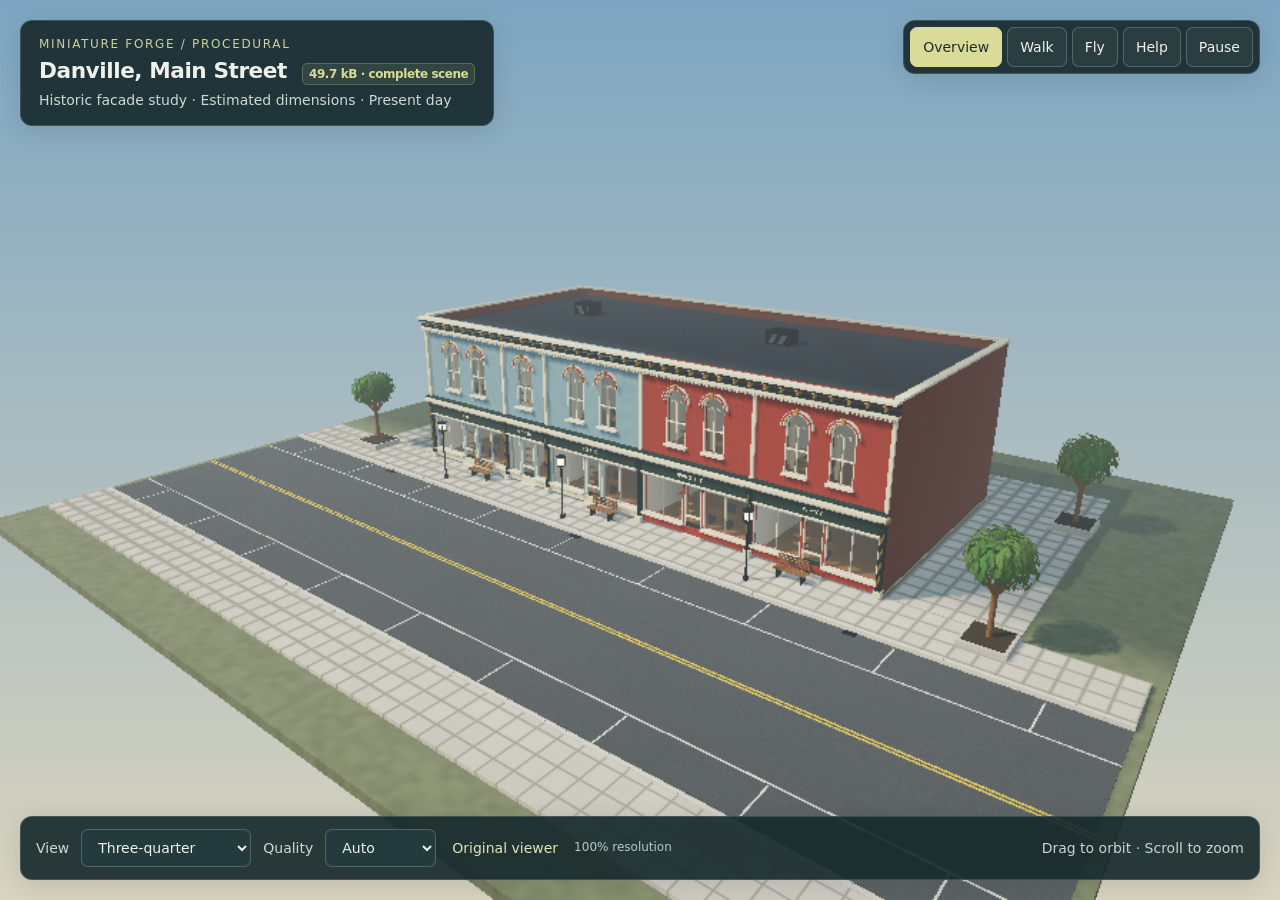
<file: procedural/index.html>
<!doctype html>
<html lang="en"><head><meta charset="utf-8"><meta name="viewport" content="width=device-width,initial-scale=1"><meta name="description" content="Explore a Danville-inspired historic Main Street generated entirely in your browser. No downloaded 3D models or textures."><link rel="icon" href="data:image/svg+xml,%3Csvg xmlns=%27http://www.w3.org/2000/svg%27 viewBox=%270 0 32 32%27%3E%3Crect width=%2732%27 height=%2732%27 rx=%276%27 fill=%27%2317292b%27/%3E%3Cpath d=%27M8 25V15a8 8 0 0116 0v10%27 fill=%27none%27 stroke=%27%23d8dc98%27 stroke-width=%273%27/%3E%3C/svg%3E"><title>Danville · Procedural Main Street</title>
<style>
:root{font:16px/1.45 system-ui,sans-serif;color:#f0f1e9;background:#92abb8;color-scheme:dark}*{box-sizing:border-box}body{margin:0;overflow:hidden}canvas{position:fixed;inset:0;width:100%;height:100%;touch-action:none;outline:none}button,select,a{font:inherit}button,select{font-size:.875rem;background:#ffffff0c;border:1px solid #ffffff35;border-radius:7px;color:inherit;padding:9px 12px;cursor:pointer}button:hover,a:hover{background:#ffffff1a}button:focus-visible,a:focus-visible,select:focus-visible{outline:2px solid #d8dc98;outline-offset:2px}button.active{background:#d8dc98;color:#1e2c2c;border-color:#d8dc98}header,nav,footer,aside,#loading{position:fixed;z-index:2;background:#17292be8;border:1px solid #ffffff25;border-radius:12px;box-shadow:0 5px 25px #17292b22}header{left:20px;top:20px;padding:15px 18px;pointer-events:none}h1{font-size:1.35rem;letter-spacing:-.02em;margin:2px 0}.eyebrow{font-size:.75rem;letter-spacing:.14em;color:#c7d29d}header p{font-size:.875rem;color:#d0d8d4;margin:3px 0 0}.tag{font-size:.75rem;background:#d8dc9818;border:1px solid #d8dc9840;border-radius:5px;padding:3px 6px;margin-left:8px;color:#d8dc98;white-space:nowrap}nav{top:20px;right:20px;padding:6px;display:flex;gap:5px}footer{left:20px;right:20px;bottom:20px;padding:12px 15px;display:flex;align-items:center;gap:12px;flex-wrap:wrap}label{font-size:.875rem;color:#d0d8d4}select{max-width:170px;background:#233b3c}a{color:#e0e4bb;font-size:.875rem;text-decoration:none;border-radius:5px;padding:4px}#mode-label{font-size:.875rem;color:#c9d4d1;margin-left:auto}#resolution{font-size:.75rem;color:#b7c9c6}#reticle{position:fixed;left:50%;top:50%;pointer-events:none;transform:translate(-50%,-50%);font-size:1.25rem;color:#fff8}aside{left:20px;top:140px;padding:22px;max-width:440px;max-height:calc(100% - 300px);overflow:auto}aside h2{font-size:1.15rem;margin-top:0}aside p{font-size:.925rem;color:#d6dfda}#stats{right:20px;bottom:110px;left:auto;padding:12px;max-width:400px;pointer-events:none}#stats-text{font:12px/1.5 ui-monospace,monospace;white-space:pre-wrap;margin:0}#loading{left:50%;top:50%;transform:translate(-50%,-50%);padding:24px;width:min(420px,90%)}#loading h2{font-size:1.2rem;margin-top:0}#loading p{font-size:.925rem}#touchpad{position:absolute;bottom:calc(100% + 14px);left:0;display:grid;grid-template-columns:repeat(3,48px);gap:5px}#touchpad button{background:#17292be8;min-height:46px}#touchpad button:first-child{grid-column:2}#touchpad button:nth-child(2){grid-column:1} [hidden]{display:none!important}
@media(max-width:960px){header{top:12px;left:12px;padding:11px 14px}header p{display:none}nav{top:100px;left:12px;right:auto}footer{left:12px;right:12px;bottom:12px;gap:8px;padding:10px}#mode-label{flex-basis:100%;margin-left:0}#stats{bottom:180px}aside{top:160px;left:12px;max-width:calc(100% - 24px)}h1{font-size:1.1rem}}
@media(max-width:480px){#resolution{display:none}footer label{display:none}select{max-width:145px}nav button{padding:9px 10px}#pause{display:none}}
</style></head><body>
<canvas id="world" tabindex="0" aria-label="Interactive procedural Danville Main Street"></canvas>
<header><div class="eyebrow">MINIATURE FORGE / PROCEDURAL</div><h1>Danville, Main Street <span class="tag">49.7 kB · complete scene</span></h1><p>Historic facade study · Estimated dimensions · Present day</p></header>
<nav aria-label="Camera mode"><button id="overview" class="active">Overview</button><button id="walk">Walk</button><button id="fly">Fly</button><button id="help">Help</button><button id="pause">Pause</button></nav>
<footer><label for="viewpoint">View</label><select id="viewpoint" aria-label="Viewpoint"><option value="overview">Three-quarter</option><option value="facade">Across Main Street</option><option value="street">On the sidewalk</option><option value="detail">Arched windows</option><option value="rear">Roof and rear</option></select><label for="quality">Quality</label><select id="quality" aria-label="Rendering quality"><option value="auto" selected>Auto</option><option value="low">Low</option><option value="balanced">Balanced</option><option value="high">High</option></select><a href="../">Original viewer</a><span id="resolution">100% resolution</span><span id="mode-label">Drag to orbit · Scroll to zoom</span>
<div id="touchpad" hidden aria-label="Touch movement"><button data-key="KeyW">W</button><button data-key="KeyA">A</button><button data-key="KeyS">S</button><button data-key="KeyD">D</button></div></footer>
<div id="reticle" hidden aria-hidden="true">+</div>
<aside id="instructions" hidden><h2>A town built from instructions</h2><p>This entire model, its materials and its renderer are generated locally. No 3D models, textures, libraries or fonts are downloaded.</p><p><strong>Walk:</strong> W A S D moves along the street. Drag to look; double-click to capture the mouse. Shift runs. Escape releases the mouse.</p><p><strong>Fly:</strong> W A S D moves through the scene; Q / E lowers and raises you. Overview supports drag and scroll. H shows performance statistics.</p><p>Outdoor access comes first. Danville's facade is photograph-inspired, with estimated dimensions and generic storefront names. Rear elevations are inferred.</p><p>Technical inspiration: <a href="https://github.com/Noniv/atlantis">Atlantis by Noniv</a>. Independently implemented with WebGL2 for broader device support. <a href="https://www.flickr.com/photos/warrenlemay/51999661632">Facade reference: Warren LeMay</a>.</p><button id="close-help">Explore</button></aside>
<aside id="stats" hidden aria-live="off"><pre id="stats-text">Measuring…</pre></aside>
<section id="loading" role="status"><h2 id="loading-title">Building Main Street</h2><p id="loading-message">Generating architecture, materials and sunlight…</p><a href="../">Open original viewer</a></section>
<script type="module">
// math.mjs
// Column-major matrices, right-handed world, metres, Y up.
const sub=(a,b)=>a.map((v,i)=>v-b[i]);
const dot=(a,b)=>a.reduce((s,v,i)=>s+v*b[i],0);
const cross=(a,b)=>[a[1]*b[2]-a[2]*b[1],a[2]*b[0]-a[0]*b[2],a[0]*b[1]-a[1]*b[0]];
const norm=a=>{const n=Math.hypot(...a)||1;return a.map(v=>v/n);};
function mul(a,b){const o=new Float32Array(16);for(let c=0;c<4;c++)for(let r=0;r<4;r++)for(let k=0;k<4;k++)o[c*4+r]+=a[k*4+r]*b[c*4+k];return o;}
function perspective(fov,aspect,near,far){const f=1/Math.tan(fov/2);return new Float32Array([f/aspect,0,0,0,0,f,0,0,0,0,(far+near)/(near-far),-1,0,0,2*far*near/(near-far),0]);}
function lookAt(eye,target){const z=norm(sub(eye,target)),x=norm(cross([0,1,0],z)),y=cross(z,x);return new Float32Array([x[0],y[0],z[0],0,x[1],y[1],z[1],0,x[2],y[2],z[2],0,-dot(x,eye),-dot(y,eye),-dot(z,eye),1]);}
function ortho(l,r,b,t,n,f){return new Float32Array([2/(r-l),0,0,0,0,2/(t-b),0,0,0,0,-2/(f-n),0,-(r+l)/(r-l),-(t+b)/(t-b),-(f+n)/(f-n),1]);}
function inverse(a){const o=new Float32Array(16),m=Array.from({length:4},(_,r)=>Array.from({length:8},(_,c)=>c<4?a[c*4+r]:+(c-4===r)));for(let c=0;c<4;c++){let p=c;for(let r=c+1;r<4;r++)if(Math.abs(m[r][c])>Math.abs(m[p][c]))p=r;[m[p],m[c]]=[m[c],m[p]];const d=m[c][c];for(let k=0;k<8;k++)m[c][k]/=d;for(let r=0;r<4;r++)if(r!==c){const s=m[r][c];for(let k=0;k<8;k++)m[r][k]-=s*m[c][k];}}for(let r=0;r<4;r++)for(let c=0;c<4;c++)o[c*4+r]=m[r][c+4];return o;}
function transform(p,s=[1,1,1],r=[0,0,0]){const [x,y,z]=r,cx=Math.cos(x),sx=Math.sin(x),cy=Math.cos(y),sy=Math.sin(y),cz=Math.cos(z),sz=Math.sin(z);return [cy*cz*s[0],(sx*sy*cz+cx*sz)*s[0],(-cx*sy*cz+sx*sz)*s[0],0,-cy*sz*s[1],(-sx*sy*sz+cx*cz)*s[1],(cx*sy*sz+sx*cz)*s[1],0,sy*s[2],-sx*cy*s[2],cx*cy*s[2],0,...p,1];}
function seeded(seed){let s=seed>>>0;return()=>{s=(Math.imul(s,1664525)+1013904223)>>>0;return s/4294967296;};}

// geometry.mjs

class Mesh {
 constructor(){this.vertices=[];}
 tri(a,b,c,n){n=n||norm(cross(sub(b,a),sub(c,a)));for(const p of[a,b,c])this.vertices.push(...p,...n);}
 quad(a,b,c,d,n){this.tri(a,b,c,n);this.tri(a,c,d,n);}
 prism(poly,depth){const m=this,z=depth/2;for(let i=1;i<poly.length-1;i++){m.tri([...poly[0],z],[...poly[i],z],[...poly[i+1],z],[0,0,1]);m.tri([...poly[0],-z],[...poly[i+1],-z],[...poly[i],-z],[0,0,-1]);}for(let i=0;i<poly.length;i++){const a=poly[i],b=poly[(i+1)%poly.length];m.quad([...a,z],[...a,-z],[...b,-z],[...b,z]);}return this;}
}
function cube(){return new Mesh().prism([[-.5,-.5],[.5,-.5],[.5,.5],[-.5,.5]],1);}
function bevelCube(){const m=new Mesh(),a=.5,b=.44;const polygon=(points,n)=>{if(cross(sub(points[1],points[0]),sub(points[2],points[0])).reduce((s,x,i)=>s+x*n[i],0)<0)points.reverse();for(let i=1;i<points.length-1;i++)m.tri(points[0],points[i],points[i+1],n);};
 for(let axis=0;axis<3;axis++)for(const sign of[-1,1]){const u=(axis+1)%3,v=(axis+2)%3,n=[0,0,0];n[axis]=sign;polygon([[-a,-b],[-b,-a],[b,-a],[a,-b],[a,b],[b,a],[-b,a],[-a,b]].map(t=>{const p=[0,0,0];p[axis]=sign*a;p[u]=t[0];p[v]=t[1];return p;}),n);}
 for(let i=0;i<3;i++)for(let j=i+1;j<3;j++){const k=3-i-j;for(const si of[-1,1])for(const sj of[-1,1]){const n=[0,0,0];n[i]=si/Math.SQRT2;n[j]=sj/Math.SQRT2;polygon([[a,b,-b],[a,b,b],[b,a,b],[b,a,-b]].map(t=>{const p=[0,0,0];p[i]=si*t[0];p[j]=sj*t[1];p[k]=t[2];return p;}),n);}}
 for(const x of[-1,1])for(const y of[-1,1])for(const z of[-1,1])polygon([[x*a,y*b,z*b],[x*b,y*a,z*b],[x*b,y*b,z*a]],norm([x,y,z]));return m;
}
function cylinder(n=12){const m=new Mesh();for(let i=0;i<n;i++){const a=i/n*Math.PI*2,b=(i+1)/n*Math.PI*2,A=[Math.cos(a),-.5,Math.sin(a)],B=[Math.cos(b),-.5,Math.sin(b)],C=[B[0],.5,B[2]],D=[A[0],.5,A[2]];m.quad(A,D,C,B);m.tri([0,.5,0],D,C,[0,1,0]);m.tri([0,-.5,0],B,A,[0,-1,0]);}return m;}
function sphere(rings=6,n=10){const m=new Mesh(),p=(t,a)=>[Math.sin(t)*Math.cos(a),Math.cos(t),Math.sin(t)*Math.sin(a)];for(let j=0;j<rings;j++)for(let i=0;i<n;i++){const a=p(j/rings*Math.PI,i/n*Math.PI*2),b=p((j+1)/rings*Math.PI,i/n*Math.PI*2),c=p((j+1)/rings*Math.PI,(i+1)/n*Math.PI*2),d=p(j/rings*Math.PI,(i+1)/n*Math.PI*2);m.quad(a,d,c,b);}return m;}
function foliage(){const m=new Mesh(),random=seeded(412);for(let k=0;k<155;k++){let p;do{p=[random()*2-1,random()*2-1,random()*2-1];}while(Math.hypot(...p)>1);const n=norm([p[0],p[1]+.4,p[2]]),u=norm(cross(n,Math.abs(n[1])>.95?[1,0,0]:[0,1,0])),v=cross(n,u),length=.18+random()*.15,width=length*.48;const pt=(a,b,c)=>p.map((x,i)=>x+u[i]*a+v[i]*b+n[i]*c);const a=pt(0,-length,0),b=pt(width,0,0),c=pt(0,length,0),d=pt(-width,0,0),mid=pt(0,0,.025);m.tri(a,b,mid);m.tri(b,c,mid);m.tri(c,d,mid);m.tri(d,a,mid);m.tri(b,a,mid);m.tri(c,b,mid);m.tri(d,c,mid);m.tri(a,d,mid);}return m;}
function archRing(inner,outer,depth,n=32){const m=new Mesh();for(let i=0;i<n;i++){const a=i/n*Math.PI,b=(i+1)/n*Math.PI;m.prism([[inner*Math.cos(a),inner*Math.sin(a)],[outer*Math.cos(a),outer*Math.sin(a)],[outer*Math.cos(b),outer*Math.sin(b)],[inner*Math.cos(b),inner*Math.sin(b)]],depth);}return m;}
function archPane(r,h,depth=.012,n=32){const poly=[[-r,0],[r,0]];for(let i=0;i<=n;i++){const a=i/n*Math.PI;poly.push([r*Math.cos(a),h-r+r*Math.sin(a)]);}return new Mesh().prism(poly,depth);}
class Scene {
 constructor(){this.meshes=new Map();this.groups=new Map();this.solids=[];this.named=[];this.addMesh('box',bevelCube());this.addMesh('cylinder',cylinder());this.addMesh('leaf',foliage());}
 addMesh(name,mesh){if(this.meshes.has(name))throw Error('Duplicate mesh '+name);this.meshes.set(name,mesh);return name;}
 instance(mesh,name,p,s,color,mat=0,rotation=[0,0,0],detail=0){if(!this.meshes.has(mesh))throw Error('Missing mesh '+mesh);const key=mesh+'|'+(mat===5?'glass':'opaque')+'|'+detail+'|'+Math.floor(p[0]/8)+'|'+Math.floor(p[2]/8);if(!this.groups.has(key))this.groups.set(key,{mesh,glass:mat===5,detail,instances:[]});this.groups.get(key).instances.push({p,s,color,mat,matrix:transform(p,s,rotation)});this.named.push({name,p,s,mat});}
 box(name,p,s,color,mat=0,r=[0,0,0],detail=0){this.instance('box',name,p,s,color,mat,r,detail);}
}

// town.mjs


const CONFIG={"seed":1876,"sectionWidths":[7,3.5,7,7,7],"upperBays":[2,1,2,2,2],"depth":15,"height":9.35,"base":0.3,"blueSections":3};
const C={blue:[.48,.61,.65],red:[.58,.22,.17],clay:[.48,.27,.18],cream:[.86,.83,.70],stone:[.72,.71,.65],green:[.10,.20,.18],gold:[.65,.48,.23],iron:[.13,.16,.16],roof:[.21,.24,.25],glass:[.39,.59,.67],oak:[.47,.33,.19],plaster:[.82,.78,.67],asphalt:[.27,.29,.30],white:[.84,.85,.78],yellow:[.92,.70,.28]};
// Compact 5x7 stroke font. Signs are actual instanced raised strokes, not textures.
const FONT={A:['01110','10001','10001','11111','10001','10001','10001'],B:['11110','10001','10001','11110','10001','10001','11110'],C:['01111','10000','10000','10000','10000','10000','01111'],D:['11110','10001','10001','10001','10001','10001','11110'],E:['11111','10000','10000','11110','10000','10000','11111'],F:['11111','10000','10000','11110','10000','10000','10000'],I:['111','010','010','010','010','010','111'],K:['10001','10010','10100','11000','10100','10010','10001'],L:['10000','10000','10000','10000','10000','10000','11111'],M:['10001','11011','10101','10101','10001','10001','10001'],N:['10001','11001','10101','10011','10001','10001','10001'],O:['01110','10001','10001','10001','10001','10001','01110'],R:['11110','10001','10001','11110','10100','10010','10001'],S:['01111','10000','10000','01110','00001','00001','11110'],T:['11111','00100','00100','00100','00100','00100','00100'],V:['10001','10001','10001','10001','10001','01010','00100'],' ':['000','000','000','000','000','000','000']};
function lettering(scene,text,x,y,z,height,color=C.cream){const step=height/7,chars=[...text].map(c=>FONT[c]||FONT[' ']),width=chars.reduce((sum,g)=>sum+g[0].length+1,0)*step;let cursor=x-width/2;for(let k=0;k<chars.length;k++){const glyph=chars[k];for(let row=0;row<7;row++){let start=-1;for(let col=0;col<=glyph[row].length;col++){if(glyph[row][col]==='1'&&start<0)start=col;if(glyph[row][col]!=='1'&&start>=0){scene.box('Sign '+text+' '+k+'.'+row+'.'+col,[cursor+(start+col)*step/2,y+(3-row)*step,z],[(col-start)*step*.9,step*.8,.013],color,0,[0,0,0],1);start=-1;}}}cursor+=(glyph[0].length+1)*step;}}
function rod(scene,name,a,b,r,color=C.iron,mat=6,detail=1){const d=sub(b,a),len=Math.hypot(...d),v=norm(d);const rz=-Math.asin(v[0]),rx=Math.atan2(v[2],v[1]);scene.instance('cylinder',name,a.map((x,i)=>(x+b[i])/2),[r,len,r],color,mat,[rx,0,rz],detail);}
function wallMesh(width,height,holes){const cuts=new Set([0,height]);for(const h of holes){cuts.add(h.b);cuts.add(h.b+h.h);if(h.arch){const r=h.w/2,s=h.b+h.h-r;cuts.add(s);for(let i=0;i<=32;i++)cuts.add(s+r*Math.sin(i/32*Math.PI/2));}}const ys=[...cuts].sort((a,b)=>a-b),m=new Mesh();const half=(h,y)=>{const r=h.w/2,s=h.b+h.h-r;return h.arch&&y>s?Math.sqrt(Math.max(0,r*r-(y-s)*(y-s))):r;};for(let j=0;j<ys.length-1;j++){const a=ys[j],b=ys[j+1];if(b-a<1e-5)continue;const active=holes.filter(h=>(a+b)/2>h.b&&(a+b)/2<h.b+h.h).sort((a,b)=>a.x-b.x);let l0=-width/2,l1=l0;for(const h of[...active,null]){const r0=h?h.x-half(h,a):width/2,r1=h?h.x-half(h,b):width/2;if(r0-l0>1e-5||r1-l1>1e-5)m.prism([[l0,a],[r0,a],[r1,b],[l1,b]],.32);if(h){l0=h.x+half(h,a);l1=h.x+half(h,b);}}}return m;}
function buildTown(config=CONFIG){
 const scene=new Scene(),rng=seeded(config.seed),W=config.sectionWidths.reduce((s,w)=>s+w,0),D=config.depth,B=config.base,H=config.height;
 if(config.sectionWidths.length!==config.upperBays.length)throw Error('Section/bay configuration mismatch');
 const boundaries=[-W/2];for(const w of config.sectionWidths)boundaries.push(boundaries.at(-1)+w);
 scene.solids.push([-W/2-.25,-D-.25,W/2+.25,.38]);scene.bounds=[-27,-22,27,24];scene.windows=[];
 scene.addMesh('upper glass',archPane(.574,2.95));scene.addMesh('sash arch',archRing(.574,.65,.13));scene.addMesh('hood arch',archRing(.67,.855,.15));scene.addMesh('hood inset',archRing(.723,.808,.025));scene.addMesh('tracery',archRing(.14,.16,.07,18));
 // Isolated foundations, dressed curb and a complete street cross-section.
 scene.box('Ground',[0,-.27,-1],[55,.5,47],[.40,.43,.33],8);
 scene.box('Main Street',[0,-.04,9.9],[54,.14,12.8],C.asphalt,4);
 scene.box('Front sidewalk',[0,.075,1.72],[54,.21,3.44],C.stone,3);
 scene.box('Opposite sidewalk',[0,.075,18],[54,.21,3.44],C.stone,3);
 for(let side of[-1,1])scene.box('Service alley '+side,[side*(W/2+3.2),.015,-D/2],[6,.10,D+1],C.stone,3);
 scene.box('Rear service lane',[0,.015,-D-2.4],[W+12,.10,4.4],C.stone,3);
 for(let x=-26.5;x<27;x++){for(const z of[3.43,16.36]){scene.box('Curb '+x+'.'+z,[x,.11,z],[.994,.25,.20],[.77,.76,.70],0);}}
 for(const z of[9.80,9.99])scene.box('Double yellow',[0,.035,z],[54,.006,.10],C.yellow);
 for(const z of[5.85,14.0])scene.box('Parking boundary',[0,.035,z],[54,.006,.09],C.white);
 for(let x=-24;x<=24;x+=6)for(const z of[4.76,15.16])scene.box('Parking bay',[x,.035,z],[.08,.006,2.15],C.white);
 // Foundation and interior slabs. All openings actually penetrate the masonry.
 scene.box('Foundation',[0,.17,-D/2],[W+.12,.26,D],C.stone,9);
 for(const y of[.28,4.15])scene.box('Interior floor',[0,y,-D/2],[W-.15,.12,D-.1],C.oak,7);
 for(const x of[-W/2,W/2]){scene.box('Brick party wall',[x,B+H/2,-D/2],[.32,H,D],C.clay,2);scene.box('Side coping',[x,9.70,-D/2],[.45,.12,D+.25],C.cream);}
 scene.box('Rear brickwork',[0,B+H/2,-D],[W,H,.32],C.clay,2);
 scene.box('Rear coping',[0,9.70,-D],[W+.25,.12,.46],C.cream);
 scene.box('Roof membrane',[0,9.04,-D/2],[W-.3,.15,D-.25],C.roof,11);
 for(let i=0;i<config.sectionWidths.length;i++){
  const width=config.sectionWidths[i],cx=(boundaries[i]+boundaries[i+1])/2,color=i<config.blueSections?C.blue:C.red,holes=[],upper=[];
  for(let k=0;k<config.upperBays[i];k++)upper.push({x:-width/2+(k+1)*width/(config.upperBays[i]+1),b:4.85,w:1.25,h:3,arch:true});
  const sideW=(width-1.65)/2;holes.push({x:0,b:.02,w:1.05,h:2.8},...[-1,1].map(sign=>({x:sign*(.65+sideW/2),b:.55,w:sideW,h:2.25})),{x:0,b:3.,w:width-.5,h:.6},...upper);
  for(const h of holes){if(Math.abs(h.x)+h.w/2>width/2+.001)throw Error('Opening outside section');}
  scene.addMesh('Pierced masonry '+i,wallMesh(width,H,holes));scene.instance('Pierced masonry '+i,'Masonry section '+i,[cx,B,0],[1,1,1],color,1);
  for(let k=0;k<holes.length;k++){
   const h=holes[k],x=cx+h.x,b=B+h.b,top=b+h.h,frame=C.cream;
   scene.windows.push({x,b,w:h.w,h:h.h,arch:!!h.arch});
   if(h.arch){const spring=top-h.w/2;scene.instance('upper glass','Upper glass '+i+'.'+k,[x,b+.025,-.065],[1,1,1],C.glass,5);
    scene.instance('sash arch','Sash arch '+i+'.'+k,[x,spring,.10],[1,1,1],frame);
    scene.instance('hood arch','Stone hood '+i+'.'+k,[x,spring,.235],[1,1,1],frame);
    scene.instance('hood inset','Oxide hood inset '+i+'.'+k,[x,spring,.325],[1,1,1],C.red);
    scene.box('Arch keystone',[x,top+.16,.35],[.14,.28,.18],C.gold);
    for(const dx of[-h.w/2+.025,0,h.w/2-.025])scene.box('Upper sash upright',[x+dx,(b+spring)/2,.10],[.055,spring-b,.14],frame);
    for(const y of[b+.035,b+1.23])scene.box('Upper sash rail',[x,y,.10],[h.w,.055,.14],frame);
    for(const dx of[-.18,.18])scene.instance('tracery','Arched tracery',[x+dx,spring-.10,.12],[1,1,1],frame,0,[0,0,0],1);
    // Curtains sit behind real glazing, leaving a clear central view into each room.
    for(const dx of[-.45,.45])scene.box('Linen curtain',[x+dx,b+1.17,-.35],[.22,2.25,.035],[.74,.66,.50],9,[0,0,0],1);
   }else{
    scene.box('Storefront glass',[x,b+h.h/2,-.055],[h.w-.075,h.h-.075,.012],C.glass,5);
    for(const dx of[-h.w/2+.027,h.w/2-.027])scene.box('Window stile',[x+dx,b+h.h/2,.09],[.055,h.h,.15],frame);
    for(const y of[b+.028,top-.028])scene.box('Window rail',[x,y,.09],[h.w,.055,.15],frame);
    if(h.w>1.4)scene.box('Shop mullion',[x,b+h.h/2,.09],[.045,h.h,.15],frame);
    if(k===0){scene.box('Door bottom panel',[x,b+.32,.025],[.95,.58,.10],C.green);scene.box('Door lock rail',[x,b+1.02,.10],[1.,.085,.15],frame);rod(scene,'Brass door handle',[x+.33,b+.92,.22],[x+.33,b+1.25,.22],.014,C.gold);}
   }
   scene.box('Projecting sill',[x,b-.045,.15],[h.w+.16,.12,.44],frame);
  }
  scene.box('Kick panel',[cx,.56,.19],[width-.43,.42,.08],i<3?C.cream:C.red);
  scene.box('Shop fascia',[cx,3.63,.24],[width-.40,.72,.20],C.green);
  for(const y of[3.27,3.99])scene.box('Fascia edge',[cx,y,.30],[width-.3,.06,.29],C.cream);
  lettering(scene,['BOOKS','OFFICES','COFFEE','MAIN STREET','MARKET'][i],cx,3.65,.36,.20);
  // Recessed rooms are furnished geometry, not window photographs.
  for(const floor of[0,1]){
   const y=floor*4.0;scene.box('Interior partition',[boundaries[i]+.13,floor?6.47:1.95,-7.1],[.12,floor?4.6:3.3,13.7],C.plaster,9);
   scene.box('Room ceiling',[cx,floor?8.75:3.98,-5.8],[width-.2,.10,11.2],C.plaster,9);
   scene.box('Back room partition',[cx,floor?6.47:1.95,-5.4],[width-.2,floor?4.6:3.3,.10],C.plaster,9);
   const deskX=cx+(i%2?.6:-.6);scene.box('Desk top',[deskX,1.08+y,-1.7],[Math.min(2.,width-.7),.075,.75],C.oak,7);
   for(const dx of[-.6,.6])scene.box('Desk support',[deskX+dx,.72+y,-1.7],[.055,.70,.6],C.iron,6);
   scene.box('Chair seat',[deskX,.66+y,-2.5],[.48,.075,.48],C.green);
   scene.box('Chair back',[deskX,1.00+y,-2.73],[.48,.62,.06],C.green);
   for(const dx of[-.19,.19])for(const dz of[-.18,.18])scene.box('Chair leg',[deskX+dx,.45+y,-2.5+dz],[.035,.40,.035],C.iron,6,[0,0,0],1);
   scene.box('Pendant glow',[cx,3.55+y,-2.0],[.32,.08,.32],[.90,.71,.40],10);
   rod(scene,'Pendant cord',[cx,3.59+y,-2],[cx,3.91+y,-2],.012,C.iron);
   for(let shelf=0;shelf<4;shelf++){scene.box('Display shelf',[cx-1.0,.78+y+shelf*.46,-.65],[.85,.045,.27],C.oak,7);for(let book=0;book<7;book++)scene.box('Book spine',[cx-1.30+book*.09,.94+y+shelf*.46,-.68],[.065,.27+rng()*.05,.13],[.21+rng()*.25,.23+rng()*.22,.18+rng()*.23],0,[0,0,0],2);}
  }
 }
 for(const x of boundaries){scene.box('Pier foot',[x,.42,.26],[.38,.28,.40],C.cream);scene.box('Cast iron pier',[x,2.22,.24],[.21,3.4,.28],C.green,6);scene.box('Pier capital',[x,4.08,.28],[.42,.20,.42],C.gold,6);scene.box('Upper pilaster',[x,6.68,.22],[.19,4.50,.13],C.cream);for(const dx of[-.055,0,.055])scene.box('Pier fluting',[x+dx,2.20,.39],[.018,2.9,.025],C.gold,6,[0,0,0],1);}
 for(const [y,d,h,col]of[[4.20,.5,.18,C.cream],[4.4,.36,.10,C.green],[8.95,.4,.12,C.cream],[9.12,.28,.16,C.green],[9.47,.48,.14,C.green],[9.62,.63,.12,C.cream]])scene.box('Continuous cornice',[0,y,.13+d/2],[W+.35,h,d],col);
 for(let x=-W/2+.1;x<W/2;x+=.22)scene.box('Cornice dentil',[x,8.84,.37],[.09,.18,.23],C.cream,0,[0,0,0],1);
 for(let x=-W/2+.5;x<W/2;x+=.85){scene.box('Cornice bracket',[x,9.3,.38],[.12,.28,.29],C.gold);scene.box('Bracket cap',[x,9.43,.42],[.17,.06,.39],C.cream,0,[0,0,0],1);}
 for(const x of[-10,5]){scene.box('Roof equipment',[x,9.52,-9],[1.5,.8,1.2],C.iron,6);for(let k=0;k<6;k++)scene.box('Mechanical louvre',[x,9.24+k*.09,-8.37],[1.28,.035,.045],[.40,.43,.40],6,[0,0,0],1);scene.instance('cylinder','Roof fan',[x,9.95,-9],[.40,.08,.40],C.iron,6);}
 // Rear-service access, downpipes and brick corner returns.
 for(const x of[-14.8,0,14.8]){rod(scene,'Downpipe',[x,.3,-15.2],[x,9.5,-15.2],.045,C.iron);scene.box('Service door',[x,1.5,-15.18],[1.,2.4,.07],C.green,6);}
 for(const x of[-12,-2,10]){
  scene.solids.push([x-.16,2.34,x+.16,2.66],[x+.8,.80,x+2.6,1.5]);
  scene.instance('cylinder','Lamp plinth',[x,.31,2.5],[.14,.26,.14],C.iron,6);scene.instance('cylinder','Lamp post',[x,1.85,2.5],[.048,2.9,.048],C.iron,6);
  scene.box('Lantern base',[x,3.30,2.5],[.36,.07,.36],C.iron,6);scene.box('Lantern luminous body',[x,3.56,2.5],[.27,.43,.27],[.88,.81,.62],10);
  for(const dx of[-.15,.15])for(const dz of[-.15,.15])scene.box('Lantern frame',[x+dx,3.56,2.5+dz],[.025,.47,.025],C.iron,6);
  scene.box('Lantern cap',[x,3.83,2.5],[.43,.08,.43],C.iron,6);scene.instance('cylinder','Lantern finial',[x,3.93,2.5],[.045,.14,.045],C.iron,6);
  const bx=x+1.7;for(let k=0;k<7;k++)scene.box('Bench seat slat',[bx,.67,1.15+(k-3)*.075],[1.7,.06,.060],C.oak,7);for(let k=0;k<4;k++)scene.box('Bench back slat',[bx,.83+k*.13,.83],[1.7,.08,.05],C.oak,7);
  for(const dx of[-.65,.65]){scene.box('Bench leg',[bx+dx,.41,1.15],[.065,.49,.40],C.iron,6);rod(scene,'Bench back support',[bx+dx,.34,.83],[bx+dx,1.27,.83],.022);}
 }
 // A restrained planted edge frames the block; no geometry downloads or image billboards.
 for(const [x,z]of[[-21,1],[21,1],[-21,-14],[21,-14]]){
  scene.box('Tree planter',[x,.28,z],[2.1,.38,2.1],C.stone,9);scene.box('Planter soil',[x,.49,z],[1.8,.045,1.8],[.19,.16,.10],8);
  rod(scene,'Tree trunk',[x,.5,z],[x,3.4,z],.13,C.oak,7);scene.solids.push([x-.2,z-.2,x+.2,z+.2]);
  for(let k=0;k<7;k++){const a=k/7*Math.PI*2,dx=Math.cos(a)*.65,dz=Math.sin(a)*.65;rod(scene,'Tree branch',[x,2.4,z],[x+dx*1.4,3.6,z+dz*1.4],.055,C.oak,7);scene.instance('leaf','Crown cluster',[x+dx,3.95+rng()*.55,z+dz],[.85,1.05,.85],[.24+rng()*.09,.35+rng()*.08,.16+rng()*.06],8);}
 }
 // Drain grilles and pavement hardware are near-camera detail only.
 for(const x of[-16,0,16]){scene.box('Storm drain',[x,.046,3.70],[.65,.02,.32],C.iron,6);for(let k=0;k<9;k++)scene.box('Drain slot',[x-.27+k*.067,.059,3.70],[.024,.005,.26],[.035,.045,.04],0,[0,0,0],2);}
 scene.landmarks={comparison:{eye:[6,1.88,17.3],target:[6,6,0]},overview:{eye:[29,20,35],target:[0,3.4,-2]},facade:{eye:[1,4.8,24],target:[0,4.2,0]},street:{eye:[-14,1.88,2.05],target:[-2,2.15,.5]},detail:{eye:[-5,5.7,8],target:[-4,6.25,0]},rear:{eye:[24,8,-22],target:[0,4,-9]}};
 scene.stats={seed:config.seed,width:W,depth:D,height:H,sections:config.sectionWidths.length,upperWindows:scene.windows.filter(w=>w.arch).length,openings:scene.windows.length,instances:scene.named.length,meshTypes:scene.meshes.size};return scene;
}
function floorHeight(x,z){return (z>=0&&z<3.5)||(z>16.2&&z<19.8)?.18:z<0?.065:.03;}
function moveOutside(scene,p,dx,dz){const radius=.23,steps=Math.max(1,Math.ceil(Math.hypot(dx,dz)/.07));let [x,y,z]=p;const blocked=(px,pz)=>scene.solids.some(b=>px>b[0]-radius&&px<b[2]+radius&&pz>b[1]-radius&&pz<b[3]+radius);for(let k=0;k<steps;k++){const xx=Math.max(-26,Math.min(26,x+dx/steps)),zz=Math.max(-21,Math.min(23,z+dz/steps));if(!blocked(xx,z))x=xx;if(!blocked(x,zz))z=zz;}return[x,floorHeight(x,z)+1.7,z];}

// renderer.mjs


const vertex=`#version 300 es
precision highp float;
layout(location=0) in vec3 aPosition;
layout(location=1) in vec3 aNormal;
layout(location=2) in mat4 model;
layout(location=6) in vec4 tint;
uniform mat4 vp,lightVP;
uniform bool bevelBox;
out vec3 world,normal,local;
out vec4 shadow;
flat out vec4 material;
void main(){vec3 q=aPosition;vec3 sc=vec3(length(model[0].xyz),length(model[1].xyz),length(model[2].xyz));if(bevelBox){float b=min(.012,min(sc.x,min(sc.y,sc.z))*.18);q=sign(q)*(.5-step(abs(q),vec3(.49))*b/sc);}vec4 p=model*vec4(q,1);world=p.xyz;normal=bevelBox?normalize(mat3(model[0].xyz/sc.x,model[1].xyz/sc.y,model[2].xyz/sc.z)*aNormal):normalize(transpose(inverse(mat3(model)))*aNormal);local=aPosition;material=tint;shadow=lightVP*p;gl_Position=vp*p;}`;
const fragment=`#version 300 es
precision highp float;
in vec3 world,normal,local;
in vec4 shadow;
flat in vec4 material;
uniform vec3 eye,sun;
uniform sampler2D shadowMap;
uniform float shadowTexel;
uniform bool glassPass;
layout(location=0) out vec4 outColor;
layout(location=1) out vec4 outNormal;
float hash(vec2 p){return fract(sin(dot(p,vec2(127.1,311.7)))*43758.5453);}
float noise(vec2 p){vec2 a=floor(p),f=fract(p);f=f*f*(3.-2.*f);return mix(mix(hash(a),hash(a+vec2(1,0)),f.x),mix(hash(a+vec2(0,1)),hash(a+1.),f.x),f.y);}
vec3 sky(vec3 r){float h=smoothstep(-.07,.6,r.y);vec3 c=mix(vec3(.78,.72,.59),vec3(.24,.43,.64),h);c+=vec3(1.,.79,.49)*pow(max(dot(r,sun),0.),190.)*3.;return c;}
float visibility(vec3 n){vec3 p=shadow.xyz/shadow.w*.5+.5;if(p.x<0.||p.x>1.||p.y<0.||p.y>1.||p.z>1.)return 1.;float bias=max(.00011,.00055*(1.-max(dot(n,sun),0.)));float sum=0.;for(int y=-1;y<=1;y++)for(int x=-1;x<=1;x++){float d=texture(shadowMap,p.xy+vec2(x,y)*shadowTexel).r;sum+=p.z-bias<=d?1.:.0;}return sum/9.;}
vec3 aces(vec3 x){return clamp((x*(2.51*x+.03))/(x*(2.43*x+.59)+.14),0.,1.);}
void main(){
 vec3 n=normalize(normal),base=material.rgb;int mat=int(material.a+.5);float rough=.67,metal=0.,micro=1.;
 vec2 uv=abs(n.z)>.5?world.xy:abs(n.x)>.5?world.zy:world.xz;
 if(mat==1||mat==2){
  vec2 q=uv/vec2(.225,.075);float row=floor(q.y);q.x+=mod(row,2.)*.5;vec2 id=floor(q),f=fract(q),aa=max(fwidth(q),vec2(.0001));
  vec2 mortar=smoothstep(vec2(.034,.065),vec2(.034,.065)+aa*1.1,f)*(1.-smoothstep(vec2(.966,.935)-aa*1.1,vec2(.966,.935),f));
  float brick=mortar.x*mortar.y,variation=hash(id),grain=noise(uv*170.);
  base*=mix(.79,1.17,variation)*mix(.94,1.04,grain);
  vec3 grout=mat==1?base*.78+vec3(.035):vec3(.26,.235,.19);
  base=mix(grout,base,brick);float resolved=1.-smoothstep(.22,.9,max(aa.x,aa.y));base=mix(material.rgb*.94,base,resolved);micro=mix(1.,mix(.67,1.,brick),resolved);rough=.87;
  // Mortar relief is derived from world-space course edges, never a flat pasted image.
  float h=brick*.0025*resolved;vec3 dp1=dFdx(world),dp2=dFdy(world);vec3 r1=cross(dp2,n),r2=cross(n,dp1);float det=dot(dp1,r1);n=normalize(n-sign(det)*(dFdx(h)*r1+dFdy(h)*r2)/max(abs(det),.000001));
  float foot=1.-.12*exp(-max(world.y-.3,0.)*1.8);base*=foot;
 }else if(mat==3){
  vec2 q=world.xz/vec2(1.0,1.05);vec2 f=fract(q),aa=fwidth(q);float grout=min(min(f.x,1.-f.x),min(f.y,1.-f.y));float slab=smoothstep(.002,.002+max(aa.x,aa.y),grout);base*=mix(.45,.94+.13*hash(floor(q)),slab);base*=.97+.06*noise(world.xz*75.);rough=.96;
 }else if(mat==4){base*=.84+.26*noise(world.xz*160.);base*=.94+.06*noise(world.xz*.3);rough=.94;
 }else if(mat==6){rough=.36;metal=.7;
 }else if(mat==7){base*=.88+.20*noise(uv*vec2(2.,90.));rough=.72;
 }else if(mat==8){base*=.85+.25*noise(world.xz*2.8);rough=.95;
 }else if(mat==9){base*=.9+.13*noise(uv*70.);rough=.92;
 }else if(mat==10){base*=2.6;rough=.25;
 }else if(mat==11){float seam=smoothstep(.012,.025,abs(fract(world.x*.8)-.5));base*=mix(.7,1.,seam);rough=.9;}
 vec3 v=normalize(eye-world);float nv=max(dot(n,v),.001),nl=max(dot(n,sun),0.);vec3 halfV=normalize(v+sun);float nh=max(dot(n,halfV),0.),hv=max(dot(halfV,v),0.);
 if(mat==5){
  vec3 r=reflect(-v,n);float fresnel=.045+.955*pow(1.-nv,5.);vec3 reflected=sky(r);float glint=pow(max(dot(r,sun),0.),240.);
  vec3 color=reflected*(.65+fresnel*.65)+vec3(1.,.82,.55)*glint;
  outColor=vec4(pow(aces(color),vec3(1./2.2)),clamp(.10+fresnel*.74,.1,.86));outNormal=vec4(0);return;
 }
 float shade=visibility(n),a=rough*rough,a2=a*a,den=nh*nh*(a2-1.)+1.;float D=a2/(3.14159*den*den+.0001),k=(rough+1.)*(rough+1.)/8.;float G=nv/(nv*(1.-k)+k)*nl/(nl*(1.-k)+k);
 vec3 f0=mix(vec3(.04),base,metal),F=f0+(1.-f0)*pow(1.-hv,5.);vec3 spec=D*G*F/max(4.*nv*nl,.001);
 vec3 ambient=mix(vec3(.25,.22,.17),vec3(.40,.51,.66),n.y*.5+.5)*base*.78*micro;
 vec3 direct=((1.-F)*(1.-metal)*base/3.14159+spec)*vec3(3.8,3.25,2.55)*nl*shade;
 // Ground bounce and reduced ambient in the sheltered storefronts.
 float room=world.z<-.15&&world.z>-14.7&&world.y<8.8&&abs(world.x)<15.6?mix(.48,1.,smoothstep(-4.,-.1,world.z)):1.;
 direct*=mix(.23,1.,smoothstep(-4.,-.1,world.z))*mix(1.,.7,float(room<.8));
 vec3 color=ambient*room+direct+base*vec3(.13,.10,.06)*max(-n.y,0.);if(mat==10)color+=base;
 float haze=1.-exp(-length(eye-world)*.0015);color=mix(color,vec3(.63,.70,.73),haze);
 outColor=vec4(pow(aces(color),vec3(1./2.2)),1);outNormal=vec4(n*.5+.5,1);
}`;
const depthFragment=`#version 300 es
precision highp float;
void main(){}`;
const fullscreen=`#version 300 es
out vec2 uv;
void main(){vec2 p=vec2((gl_VertexID<<1)&2,gl_VertexID&2);uv=p;gl_Position=vec4(p*2.-1.,0,1);}`;
const postFragment=`#version 300 es
precision highp float;
in vec2 uv;out vec4 color;
uniform sampler2D image,depth,normals;
uniform mat4 inverseVP;
uniform vec2 pixel;
uniform bool aoEnabled;
vec3 point(vec2 t,float d){vec4 q=inverseVP*vec4(t*2.-1.,d*2.-1.,1);return q.xyz/q.w;}
void main(){float d=texture(depth,uv).r;vec3 c=texture(image,uv).rgb;
 if(d>.999999){float h=uv.y;vec3 sky=mix(vec3(.85,.83,.75),vec3(.49,.65,.76),h);color=vec4(sky,1);return;}
 float occlusion=0.;
 if(aoEnabled){vec3 p=point(uv,d),n=texture(normals,uv).xyz*2.-1.;for(int i=0;i<12;i++){float a=float(i)*2.399963;vec2 off=vec2(cos(a),sin(a))*pixel*(3.+float(i)*2.7);vec2 t=clamp(uv+off,vec2(.001),vec2(.999));float z=texture(depth,t).r;vec3 delta=point(t,z)-p;float dist=length(delta);occlusion+=max(0.,dot(n,delta/max(dist,.001))-.07)*(1.-smoothstep(.05,1.3,dist))*step(.015,dist)*step(z,.999999);}occlusion=clamp(occlusion/12.*1.8,0.,.45);}
 c*=1.-occlusion;float vignette=1.-.1*pow(length(uv-.5),1.7);color=vec4(c*vignette,1);
}`;
function shader(gl,type,src){const s=gl.createShader(type);gl.shaderSource(s,src);gl.compileShader(s);if(!gl.getShaderParameter(s,gl.COMPILE_STATUS))throw Error(gl.getShaderInfoLog(s));return s;}
function program(gl,v,f){const p=gl.createProgram();gl.attachShader(p,shader(gl,gl.VERTEX_SHADER,v));gl.attachShader(p,shader(gl,gl.FRAGMENT_SHADER,f));gl.linkProgram(p);if(!gl.getProgramParameter(p,gl.LINK_STATUS))throw Error(gl.getProgramInfoLog(p));return p;}
class Renderer {
 constructor(canvas,scene,quality='balanced'){
  this.canvas=canvas;const gl=this.gl=canvas.getContext('webgl2',{antialias:false,alpha:false,powerPreference:'high-performance',preserveDrawingBuffer:false});if(!gl)throw Error('WebGL 2 is unavailable. Try a current Chrome, Edge, Firefox or Safari browser.');
  const debug=gl.getExtension('WEBGL_debug_renderer_info');this.device=debug?gl.getParameter(debug.UNMASKED_RENDERER_WEBGL):gl.getParameter(gl.RENDERER);quality=quality==='auto'?(/swiftshader|llvmpipe|software|microsoft basic/i.test(this.device)||innerWidth<600||(navigator.deviceMemory&&navigator.deviceMemory<=4)?'low':'balanced'):quality;
  this.quality=quality;this.scale=quality==='low'?.7:1;this.shadowSize=quality==='high'?2048:1024;
  this.sun=norm([-.55,.82,.60]);this.lightVP=mul(ortho(-39,39,-32,32,1,190),lookAt(this.sun.map(x=>x*90),[0,0,0]));
  this.sceneProgram=program(gl,vertex,fragment);this.depthProgram=program(gl,vertex,depthFragment);this.postProgram=program(gl,fullscreen,postFragment);this.fullVAO=gl.createVertexArray();
  this.groups=[];this.totalInstances=0;this.totalTriangles=0;
  const simpleBox=cube().vertices,simpleBuffer=gl.createBuffer();gl.bindBuffer(gl.ARRAY_BUFFER,simpleBuffer);gl.bufferData(gl.ARRAY_BUFFER,new Float32Array(simpleBox),gl.STATIC_DRAW);
  for(const group of scene.groups.values()){
   const mesh=scene.meshes.get(group.mesh);const vao=gl.createVertexArray();gl.bindVertexArray(vao);
   const vertices=gl.createBuffer();gl.bindBuffer(gl.ARRAY_BUFFER,vertices);gl.bufferData(gl.ARRAY_BUFFER,new Float32Array(mesh.vertices),gl.STATIC_DRAW);
   for(let i=0;i<2;i++){gl.enableVertexAttribArray(i);gl.vertexAttribPointer(i,3,gl.FLOAT,false,24,i*12);}
   const data=[];for(const it of group.instances)data.push(...it.matrix,...it.color.map(c=>Math.pow(c,2.2)),it.mat);
   const instances=gl.createBuffer();gl.bindBuffer(gl.ARRAY_BUFFER,instances);gl.bufferData(gl.ARRAY_BUFFER,new Float32Array(data),gl.STATIC_DRAW);
   for(let i=0;i<4;i++){gl.enableVertexAttribArray(2+i);gl.vertexAttribPointer(2+i,4,gl.FLOAT,false,80,i*16);gl.vertexAttribDivisor(2+i,1);}gl.enableVertexAttribArray(6);gl.vertexAttribPointer(6,4,gl.FLOAT,false,80,64);gl.vertexAttribDivisor(6,1);
   let lowVAO=null;if(group.mesh==='box'){lowVAO=gl.createVertexArray();gl.bindVertexArray(lowVAO);gl.bindBuffer(gl.ARRAY_BUFFER,simpleBuffer);for(let i=0;i<2;i++){gl.enableVertexAttribArray(i);gl.vertexAttribPointer(i,3,gl.FLOAT,false,24,i*12);}gl.bindBuffer(gl.ARRAY_BUFFER,instances);for(let i=0;i<4;i++){gl.enableVertexAttribArray(2+i);gl.vertexAttribPointer(2+i,4,gl.FLOAT,false,80,i*16);gl.vertexAttribDivisor(2+i,1);}gl.enableVertexAttribArray(6);gl.vertexAttribPointer(6,4,gl.FLOAT,false,80,64);gl.vertexAttribDivisor(6,1);}
   const bounds=group.instances.reduce((b,it)=>[Math.min(b[0],it.p[0]),Math.min(b[1],it.p[1]),Math.min(b[2],it.p[2]),Math.max(b[3],it.p[0]),Math.max(b[4],it.p[1]),Math.max(b[5],it.p[2])],[Infinity,Infinity,Infinity,-Infinity,-Infinity,-Infinity]);
   this.groups.push({...group,vao,lowVAO,count:mesh.vertices.length/6,bounds});this.totalInstances+=group.instances.length;this.totalTriangles+=mesh.vertices.length/18*group.instances.length;
  }
  const size=this.shadowSize;this.shadow=gl.createTexture();gl.bindTexture(gl.TEXTURE_2D,this.shadow);gl.texImage2D(gl.TEXTURE_2D,0,gl.DEPTH_COMPONENT24,size,size,0,gl.DEPTH_COMPONENT,gl.UNSIGNED_INT,null);this.texParams(gl.NEAREST);
  this.shadowFBO=gl.createFramebuffer();gl.bindFramebuffer(gl.FRAMEBUFFER,this.shadowFBO);gl.framebufferTexture2D(gl.FRAMEBUFFER,gl.DEPTH_ATTACHMENT,gl.TEXTURE_2D,this.shadow,0);gl.drawBuffers([gl.NONE]);gl.readBuffer(gl.NONE);this.checkFBO('shadow');
  this.targetFBO=gl.createFramebuffer();this.resize();this.bakeShadows();
 }
 texParams(filter){const gl=this.gl;gl.texParameteri(gl.TEXTURE_2D,gl.TEXTURE_MIN_FILTER,filter);gl.texParameteri(gl.TEXTURE_2D,gl.TEXTURE_MAG_FILTER,filter);gl.texParameteri(gl.TEXTURE_2D,gl.TEXTURE_WRAP_S,gl.CLAMP_TO_EDGE);gl.texParameteri(gl.TEXTURE_2D,gl.TEXTURE_WRAP_T,gl.CLAMP_TO_EDGE);}
 checkFBO(label){const gl=this.gl;if(gl.checkFramebufferStatus(gl.FRAMEBUFFER)!==gl.FRAMEBUFFER_COMPLETE)throw Error(label+' framebuffer incomplete');}
 resize(){const gl=this.gl,dpr=Math.min(devicePixelRatio,1.5),w=Math.max(1,Math.round(innerWidth*dpr*this.scale)),h=Math.max(1,Math.round(innerHeight*dpr*this.scale));if(w===this.canvas.width&&h===this.canvas.height&&this.color)return;this.canvas.width=w;this.canvas.height=h;
  gl.bindFramebuffer(gl.FRAMEBUFFER,this.targetFBO);
  for(const [name,format,type,attachment]of[['color',gl.RGBA8,gl.UNSIGNED_BYTE,gl.COLOR_ATTACHMENT0],['normal',gl.RGBA8,gl.UNSIGNED_BYTE,gl.COLOR_ATTACHMENT1],['depth',gl.DEPTH_COMPONENT24,gl.UNSIGNED_INT,gl.DEPTH_ATTACHMENT]]){if(this[name])gl.deleteTexture(this[name]);this[name]=gl.createTexture();gl.bindTexture(gl.TEXTURE_2D,this[name]);gl.texImage2D(gl.TEXTURE_2D,0,format,w,h,0,name==='depth'?gl.DEPTH_COMPONENT:gl.RGBA,type,null);this.texParams(gl.NEAREST);gl.framebufferTexture2D(gl.FRAMEBUFFER,attachment,gl.TEXTURE_2D,this[name],0);}
  gl.drawBuffers([gl.COLOR_ATTACHMENT0,gl.COLOR_ATTACHMENT1]);this.checkFBO('scene');
 }
 uniforms(p,vp,eye){const gl=this.gl;gl.useProgram(p);const loc=n=>gl.getUniformLocation(p,n);gl.uniformMatrix4fv(loc('vp'),false,vp);gl.uniformMatrix4fv(loc('lightVP'),false,this.lightVP);gl.uniform3fv(loc('eye'),eye);gl.uniform3fv(loc('sun'),this.sun);gl.uniform1f(loc('shadowTexel'),1/this.shadowSize);gl.activeTexture(gl.TEXTURE0);gl.bindTexture(gl.TEXTURE_2D,this.shadow);gl.uniform1i(loc('shadowMap'),0);}
 bakeShadows(){const gl=this.gl;gl.bindFramebuffer(gl.FRAMEBUFFER,this.shadowFBO);gl.viewport(0,0,this.shadowSize,this.shadowSize);gl.enable(gl.DEPTH_TEST);gl.enable(gl.CULL_FACE);gl.cullFace(gl.BACK);gl.depthMask(true);gl.disable(gl.BLEND);gl.clear(gl.DEPTH_BUFFER_BIT);this.uniforms(this.depthProgram,this.lightVP,[0,0,0]);gl.enable(gl.POLYGON_OFFSET_FILL);gl.polygonOffset(1.5,2.);
  for(const g of this.groups)if(!g.glass&&g.detail<2){gl.uniform1i(gl.getUniformLocation(this.depthProgram,'bevelBox'),g.mesh==='box');gl.bindVertexArray(g.vao);gl.drawArraysInstanced(gl.TRIANGLES,0,g.count,g.instances.length);}gl.disable(gl.POLYGON_OFFSET_FILL);gl.bindFramebuffer(gl.FRAMEBUFFER,null);
 }
 render(eye,target){const gl=this.gl;this.resize();const vp=mul(perspective(Math.PI*55/180,this.canvas.width/this.canvas.height,.12,220),lookAt(eye,target));this.vp=vp;gl.bindFramebuffer(gl.FRAMEBUFFER,this.targetFBO);gl.viewport(0,0,this.canvas.width,this.canvas.height);gl.enable(gl.DEPTH_TEST);gl.enable(gl.CULL_FACE);gl.cullFace(gl.BACK);gl.depthMask(true);gl.disable(gl.BLEND);gl.clearColor(0,0,0,0);gl.clear(gl.COLOR_BUFFER_BIT|gl.DEPTH_BUFFER_BIT);this.uniforms(this.sceneProgram,vp,eye);let calls=0,instances=0,triangles=0,lowDetailGroups=0;
  for(const glass of[false,true]){if(glass){gl.enable(gl.BLEND);gl.blendFunc(gl.SRC_ALPHA,gl.ONE_MINUS_SRC_ALPHA);gl.depthMask(false);}for(const g of this.groups){if(g.glass!==glass)continue;const b=g.bounds,center=[(b[0]+b[3])/2,(b[1]+b[4])/2,(b[2]+b[5])/2],d=Math.hypot(...center.map((x,i)=>x-eye[i]));if(g.detail===2&&(d>23||this.quality==='low'))continue;if(g.detail===1&&d>85)continue;
    // Conservative group frustum culling; silhouettes remain intact.
    const radius=Math.hypot(b[3]-b[0],b[4]-b[1],b[5]-b[2])/2+7;const forward=norm(target.map((x,i)=>x-eye[i]));if(d>radius+4&&center.reduce((s,x,i)=>s+(x-eye[i])*forward[i],0)<-radius)continue;
    const low=g.lowVAO&&d>(this.quality==='low'?15:36),count=low?36:g.count;if(low)lowDetailGroups++;gl.uniform1i(gl.getUniformLocation(this.sceneProgram,'bevelBox'),g.mesh==='box'&&!low);gl.bindVertexArray(low?g.lowVAO:g.vao);gl.drawArraysInstanced(gl.TRIANGLES,0,count,g.instances.length);calls++;instances+=g.instances.length;triangles+=count/3*g.instances.length;
  }}
  gl.disable(gl.BLEND);gl.depthMask(true);gl.disable(gl.DEPTH_TEST);gl.disable(gl.CULL_FACE);gl.bindFramebuffer(gl.FRAMEBUFFER,null);gl.useProgram(this.postProgram);gl.bindVertexArray(this.fullVAO);
  for(const [i,name,texture]of[[0,'image',this.color],[1,'depth',this.depth],[2,'normals',this.normal]]){gl.activeTexture(gl.TEXTURE0+i);gl.bindTexture(gl.TEXTURE_2D,texture);gl.uniform1i(gl.getUniformLocation(this.postProgram,name),i);}
  gl.uniformMatrix4fv(gl.getUniformLocation(this.postProgram,'inverseVP'),false,inverse(vp));gl.uniform2f(gl.getUniformLocation(this.postProgram,'pixel'),1/this.canvas.width,1/this.canvas.height);gl.uniform1i(gl.getUniformLocation(this.postProgram,'aoEnabled'),this.quality!=='low');gl.drawArrays(gl.TRIANGLES,0,3);return{drawCalls:calls+1,instances,triangles,width:this.canvas.width,height:this.canvas.height,scale:this.scale,lowDetailGroups};
 }
}

// app.mjs


const $=id=>document.getElementById(id),canvas=$('world');
const status=window.__procedural={ready:false,error:null,frames:0,mode:'overview',position:[],metrics:{},scene:{},quality:'balanced'};
let renderer,scene,eye=[29,20,35],yaw=0,pitch=0,mode='overview',orbitTarget=[0,3.4,-2],radius=48,orbitYaw=.64,orbitPitch=.39;
const keys=new Set();let dragging=false,pointer=null,last=0,average=0,samples=0,adaptCount=0,paused=false;
function aim(target){const d=target.map((v,i)=>v-eye[i]);yaw=Math.atan2(d[0],-d[2]);pitch=Math.atan2(d[1],Math.hypot(d[0],d[2]));}
function direction(){return[Math.sin(yaw)*Math.cos(pitch),Math.sin(pitch),-Math.cos(yaw)*Math.cos(pitch)];}
function refresh(){status.mode=mode;for(const id of['overview','walk','fly'])$(id).classList.toggle('active',id===mode);$('reticle').hidden=mode==='overview';$('touchpad').hidden=mode==='overview'||!(navigator.maxTouchPoints>0||matchMedia('(pointer:coarse)').matches);$('mode-label').textContent=mode==='overview'?'Drag to orbit · Scroll to zoom':mode==='walk'?'WASD to walk · Drag to look · Shift to run':'WASD to fly · Q / E for height';}
function checkpoint(id){const place=scene.landmarks[id];eye=[...place.eye];aim(place.target);if(id==='overview'){mode='overview';orbitTarget=[...place.target];const d=eye.map((v,i)=>v-orbitTarget[i]);radius=Math.hypot(...d)*Math.max(1,1.4/(innerWidth/innerHeight));orbitPitch=Math.asin(d[1]/radius);orbitYaw=Math.atan2(d[0],d[2]);}else mode=id==='street'?'walk':'fly';keys.clear();refresh();status.position=[...eye];canvas.focus({preventScroll:true});}
function setMode(next){if(next==='overview'){document.exitPointerLock?.();checkpoint('overview');return;}if(next==='walk'&&(mode==='overview'||scene.solids.some(b=>eye[0]>b[0]-.24&&eye[0]<b[2]+.24&&eye[2]>b[1]-.24&&eye[2]<b[3]+.24)))checkpoint('street');mode=next;if(mode==='walk')eye=moveOutside(scene,eye,0,0);refresh();canvas.focus({preventScroll:true});}
function look(dx,dy){if(mode==='overview'){orbitYaw-=dx*.005;orbitPitch=Math.max(.08,Math.min(1.35,orbitPitch+dy*.005));}else{yaw+=dx*.003;pitch=Math.max(-1.45,Math.min(1.45,pitch-dy*.003));}}
canvas.addEventListener('pointerdown',e=>{canvas.focus();dragging=true;pointer=[e.clientX,e.clientY];if(!document.pointerLockElement)canvas.setPointerCapture(e.pointerId);});
canvas.addEventListener('pointermove',e=>{if(document.pointerLockElement){look(e.movementX,e.movementY);return;}if(!dragging)return;look(e.clientX-pointer[0],e.clientY-pointer[1]);pointer=[e.clientX,e.clientY];});
canvas.addEventListener('pointerup',()=>{dragging=false;pointer=null;});canvas.addEventListener('pointercancel',()=>{dragging=false;});
canvas.addEventListener('dblclick',()=>{if(mode!=='overview')canvas.requestPointerLock?.();});
canvas.addEventListener('wheel',e=>{e.preventDefault();if(mode==='overview')radius=Math.max(5,Math.min(95,radius*Math.exp(e.deltaY*.001)));},{passive:false});
window.addEventListener('keydown',e=>{if(['INPUT','SELECT','BUTTON'].includes(e.target.tagName)&&e.code!=='Escape')return;if(['KeyW','KeyA','KeyS','KeyD','KeyQ','KeyE','Space','ArrowUp','ArrowDown'].includes(e.code))e.preventDefault();keys.add(e.code);if(e.code==='Escape'){document.exitPointerLock?.();keys.clear();}if(e.code==='KeyH')$('stats').hidden=!$('stats').hidden;});
window.addEventListener('keyup',e=>keys.delete(e.code));window.addEventListener('blur',()=>{keys.clear();dragging=false;});
for(const button of document.querySelectorAll('[data-key]')){button.addEventListener('pointerdown',e=>{e.preventDefault();keys.add(button.dataset.key);button.setPointerCapture(e.pointerId);});for(const name of['pointerup','pointercancel','lostpointercapture'])button.addEventListener(name,()=>keys.delete(button.dataset.key));}
for(const id of['overview','walk','fly'])$(id).onclick=()=>setMode(id);
$('viewpoint').onchange=e=>checkpoint(e.target.value);$('help').onclick=()=>{$('instructions').hidden=false;keys.clear();document.exitPointerLock?.();};$('close-help').onclick=()=>{$('instructions').hidden=true;canvas.focus();};
$('quality').onchange=e=>{const url=new URL(location.href);url.searchParams.set('quality',e.target.value);location.href=url;};
$('pause').onclick=()=>{paused=!paused;$('pause').textContent=paused?'Resume':'Pause';};
document.addEventListener('visibilitychange',()=>{last=0;keys.clear();});
function frame(time){requestAnimationFrame(frame);if(!renderer||paused||document.hidden)return;const rawDt=last?(time-last)/1000:.016,dt=Math.min(rawDt,.1);last=time;
 if(mode==='overview'){eye=[orbitTarget[0]+Math.sin(orbitYaw)*Math.cos(orbitPitch)*radius,orbitTarget[1]+Math.sin(orbitPitch)*radius,orbitTarget[2]+Math.cos(orbitYaw)*Math.cos(orbitPitch)*radius];aim(orbitTarget);}else if($('instructions').hidden){const f=(keys.has('KeyW')?1:0)-(keys.has('KeyS')?1:0),s=(keys.has('KeyD')?1:0)-(keys.has('KeyA')?1:0),d=direction();let v=[d[0]*f+Math.cos(yaw)*s,mode==='fly'?d[1]*f+(keys.has('KeyE')?1:0)-(keys.has('KeyQ')?1:0):0,d[2]*f+Math.sin(yaw)*s];const n=Math.hypot(...v);if(n){const speed=(keys.has('ShiftLeft')||keys.has('ShiftRight')?6:2.5)*dt/n;v=v.map(x=>x*speed);eye=mode==='walk'?moveOutside(scene,eye,v[0],v[2]):eye.map((x,i)=>x+v[i]);}}
 const d=direction(),target=eye.map((v,i)=>v+d[i]),start=performance.now();const metrics=renderer.render(eye,target),elapsed=performance.now()-start;
 status.frames++;status.position=[...eye];status.metrics={...metrics,cpuSubmitMs:elapsed,frameMs:rawDt*1000};status.mode=mode;
 if(rawDt<5){average=average*.94+rawDt*.06;samples++;}if(samples>45&&adaptCount<4&&renderer.scale>.5&&average>.037){renderer.scale=Math.max(.5,renderer.scale-.1);adaptCount++;samples=0;status.adaptations=adaptCount;}
 if(status.frames%20===0){$('stats-text').textContent=`${Math.round(1/Math.max(average,.001))} fps · ${metrics.drawCalls} draws · ${metrics.instances.toLocaleString()} instances\n${metrics.width} × ${metrics.height} · ${Math.round(metrics.triangles/1000)}k triangles\n${renderer.device}`;$('resolution').textContent=Math.round(renderer.scale*100)+'% resolution';}
}
async function start(){try{
 const quality=new URLSearchParams(location.search).get('quality')||'auto';$('quality').value=quality;status.quality=quality;
 const start=performance.now();scene=buildTown(CONFIG);renderer=new Renderer(canvas,scene,quality);status.quality=renderer.quality;checkpoint('overview');status.scene=scene.stats;status.generationMs=performance.now()-start;status.device=renderer.device;status.ready=true;$('loading').hidden=true;refresh();
 window.__proceduralControls={checkpoint,setMode,setPosition:p=>{eye=[...p];},pause:()=>{paused=true;},resume:()=>{paused=false;}};
 }catch(error){status.error=String(error);$('loading-title').textContent='Could not open the model';$('loading-message').textContent=error.message;console.error(error);}}
canvas.addEventListener('webglcontextlost',e=>{e.preventDefault();status.error='Graphics context lost';$('loading').hidden=false;$('loading-title').textContent='Graphics context lost';$('loading-message').textContent='Reload with Low quality. The original viewer is also available below.';});
start();requestAnimationFrame(frame);
</script></body></html>
</file>
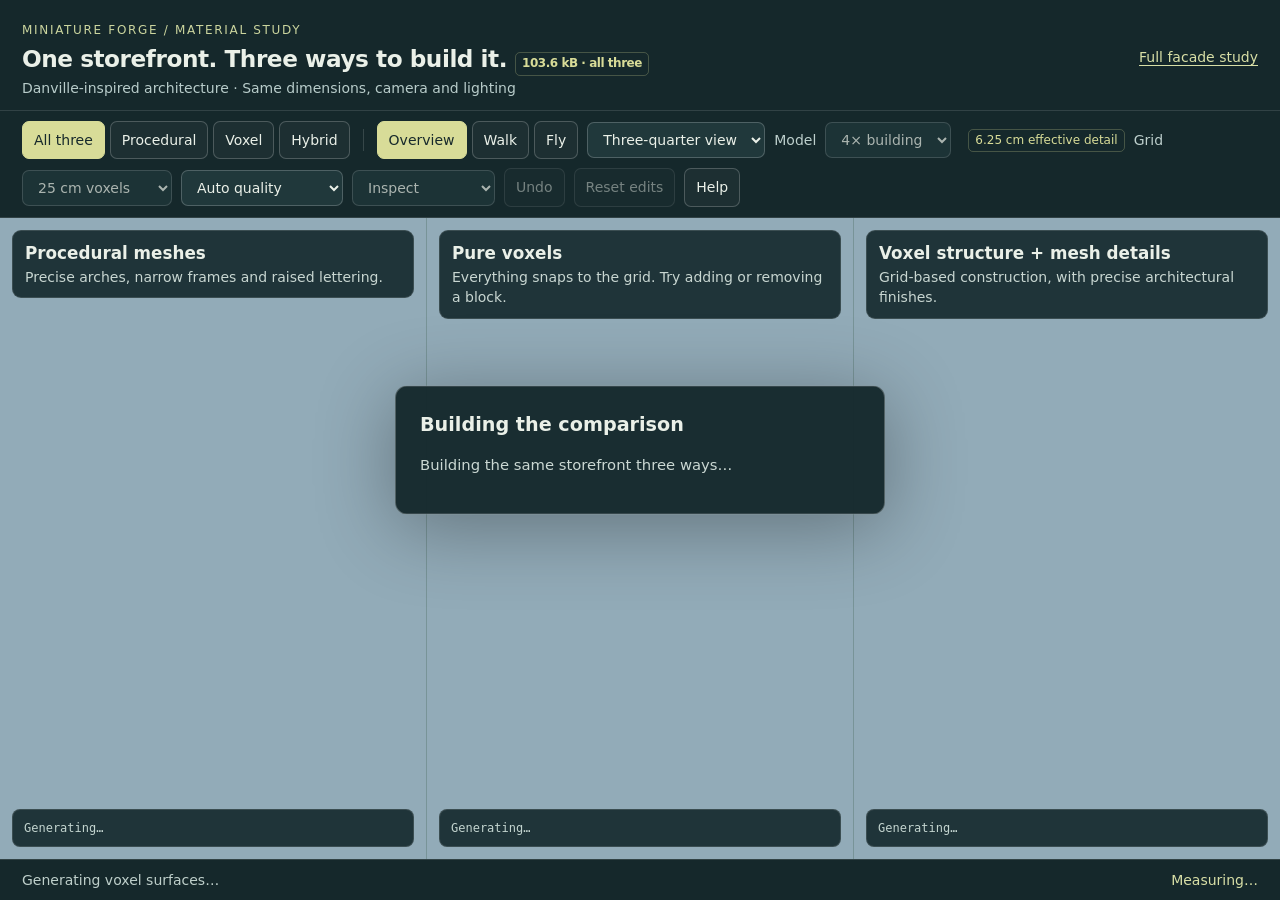
<file: voxel-lab/index.html>
<!doctype html><html lang="en"><head><meta charset="utf-8"><meta name="viewport" content="width=device-width,initial-scale=1"><meta name="description" content="Compare one Danville-inspired storefront built with procedural meshes, a voxel grid, and a hybrid approach."><link rel="icon" href="data:image/svg+xml,%3Csvg xmlns=%27http://www.w3.org/2000/svg%27 viewBox=%270 0 32 32%27%3E%3Crect width=%2732%27 height=%2732%27 rx=%276%27 fill=%27%2317292b%27/%3E%3Cpath d=%27M8 24V8h16v16zM8 16h16M16 8v16%27 fill=%27none%27 stroke=%27%23d8dc98%27 stroke-width=%272%27/%3E%3C/svg%3E"><title>Danville · Voxel comparison</title>
<style>
:root{font:16px/1.45 system-ui,sans-serif;color:#eaf0e8;background:#15282b;color-scheme:dark}*{box-sizing:border-box}body{margin:0;height:100dvh;display:flex;flex-direction:column;overflow:hidden}header{padding:17px 22px 12px;display:flex;gap:18px;justify-content:space-between;align-items:center;border-bottom:1px solid #ffffff1f}.brand{font-size:.75rem;letter-spacing:.14em;color:#cbd59e}h1{font-size:1.45rem;margin:2px 0;font-weight:650;letter-spacing:-.02em}header p{font-size:.875rem;color:#b8ccca;margin:0}header a,a{color:#d8dfa6;text-underline-offset:3px;font-size:.875rem}button,select{font:inherit;font-size:.875rem;border:1px solid #ffffff35;background:#ffffff09;color:inherit;padding:8px 11px;border-radius:7px;cursor:pointer}select{background:#20383b}button:hover{background:#ffffff20}button:focus-visible,select:focus-visible,a:focus-visible{outline:2px solid #d8dc98;outline-offset:2px}button.active{background:#d8dc98;color:#17292b;border-color:#d8dc98}button:disabled{opacity:.45;cursor:default}.controls{display:flex;flex-wrap:wrap;gap:9px;align-items:center;padding:10px 22px;border-bottom:1px solid #ffffff1f}.group{display:flex;gap:5px;align-items:center}.divider{height:22px;border-left:1px solid #ffffff25;margin:0 4px}label{font-size:.875rem;color:#bdcfcc}#panels{flex:1;min-height:0;display:flex;gap:1px;background:#789498}.card{position:relative;flex:1;min-width:0;overflow:hidden;background:#92abb8}.card canvas{display:block;width:100%;height:100%;touch-action:none;outline:none}.caption{position:absolute;z-index:1;left:12px;right:12px;top:12px;pointer-events:none;background:#14282ce8;border:1px solid #ffffff20;border-radius:9px;padding:10px 12px}.caption h2{font-size:1.05rem;margin:0 0 2px}.caption p{font-size:.875rem;color:#c8d6d1;margin:0}.card pre{position:absolute;left:12px;bottom:12px;right:12px;margin:0;padding:9px 11px;background:#14282ce8;border:1px solid #ffffff20;border-radius:8px;font:12px/1.5 ui-monospace,monospace;color:#c4d5d0;white-space:pre-wrap;pointer-events:none}footer{position:relative;padding:10px 22px;display:flex;align-items:center;gap:18px;justify-content:space-between;border-top:1px solid #ffffff20;font-size:.875rem;color:#becfca}#fps{white-space:nowrap;color:#d8dfa6}#loading,#help-panel{position:fixed;z-index:5;left:50%;top:50%;transform:translate(-50%,-50%);width:min(490px,92%);max-height:85dvh;overflow:auto;background:#14282cf5;border:1px solid #ffffff40;border-radius:12px;padding:24px;box-shadow:0 12px 80px #0005}#loading h2,#help-panel h2{font-size:1.2rem;margin:0 0 10px}#loading p,#help-panel p{font-size:.925rem;color:#cbd8d3}#touchpad{position:absolute;left:14px;bottom:calc(100% + 130px);display:grid;grid-template-columns:repeat(3,43px);gap:4px;z-index:3}#touchpad button{background:#14282ce8;min-height:43px}#touchpad button:first-child{grid-column:2}#touchpad button:nth-child(2){grid-column:1}.tag{display:inline-block;border:1px solid #d8dc9840;color:#d8dc98;border-radius:5px;padding:2px 6px;font-size:.75rem;margin-left:8px}[hidden]{display:none!important}
@media(max-width:1050px){header{padding:12px 15px}h1{font-size:1.15rem}.controls{padding:9px 15px;gap:7px}.controls label{display:none}footer{padding:9px 15px}header p{display:none}.divider{display:none}}
@media(max-width:759px){#show-all{display:none}.controls{gap:6px}.group{gap:4px}button,select{padding:7px 9px}header{gap:8px}header a{max-width:80px;text-align:right}.caption{top:10px;left:10px;right:10px}.caption p{font-size:.8rem}#quality-label{display:none}footer{font-size:.8rem;gap:8px}#fps{font-size:.75rem}#reset{display:none}}
</style></head><body>
<header><div><span class="brand">MINIATURE FORGE / MATERIAL STUDY</span><h1>One storefront. Three ways to build it.<span class="tag">103.6 kB · all three</span></h1><p>Danville-inspired architecture · Same dimensions, camera and lighting</p></div><a href="../procedural/">Full facade study</a></header>
<section class="controls" aria-label="Comparison controls">
<div class="group"><button id="show-all" class="active">All three</button><button id="show-reference">Procedural</button><button id="show-voxel">Voxel</button><button id="show-hybrid">Hybrid</button></div><span class="divider"></span>
<div class="group"><button id="overview" class="active">Overview</button><button id="walk">Walk</button><button id="fly">Fly</button></div>
<select id="view" aria-label="Camera viewpoint"><option value="overview">Three-quarter view</option><option value="front">Front elevation</option><option value="detail">Arches close up</option><option value="street">On the sidewalk</option><option value="roof">Roof and rear</option></select>
<label for="scale">Model</label><select id="scale" aria-label="Building scale relative to voxels"><option value="1">1&times; building</option><option value="2">2&times; building</option><option value="4" selected>4&times; building</option></select><span id="effective" class="tag">6.25 cm effective detail</span><label for="cell">Grid</label><select id="cell" aria-label="Voxel size"><option value="0.125">12.5 cm voxels</option><option value="0.25" selected>25 cm voxels</option><option value="0.5">50 cm voxels</option></select>
<select id="quality" aria-label="Rendering quality"><option value="auto" selected>Auto quality</option><option value="low">Low quality</option><option value="balanced">Balanced quality</option><option value="high">High quality</option></select>
<select id="tool" aria-label="Voxel editing tool"><option value="inspect">Inspect</option><option value="remove">Remove voxel</option><option value="add">Add voxel</option></select><button id="undo" disabled>Undo</button><button id="reset">Reset edits</button><button id="help">Help</button>
</section>
<main id="panels">
<section id="card-reference" class="card"><canvas id="canvas-reference" tabindex="0" aria-label="Procedural storefront"></canvas><div class="caption"><h2>Procedural meshes</h2><p>Precise arches, narrow frames and raised lettering.</p></div><pre id="stats-reference">Generating…</pre></section>
<section id="card-voxel" class="card"><canvas id="canvas-voxel" tabindex="0" aria-label="Voxel storefront; supports block editing"></canvas><div class="caption"><h2>Pure voxels</h2><p>Everything snaps to the grid. Try adding or removing a block.</p></div><pre id="stats-voxel">Generating…</pre></section>
<section id="card-hybrid" class="card"><canvas id="canvas-hybrid" tabindex="0" aria-label="Hybrid storefront"></canvas><div class="caption"><h2>Voxel structure + mesh details</h2><p>Grid-based construction, with precise architectural finishes.</p></div><pre id="stats-hybrid">Generating…</pre></section>
</main>
<footer><span id="instruction">Drag any view to rotate all three. Scroll to zoom.</span><span id="fps">Measuring…</span><div id="touchpad" hidden aria-label="Touch movement"><button data-key="KeyW">W</button><button data-key="KeyA">A</button><button data-key="KeyS">S</button><button data-key="KeyD">D</button></div></footer>
<section id="loading" role="status"><h2>Building the comparison</h2><p id="loading-text">Generating the architecture and meshing sparse voxel chunks…</p></section>
<aside id="help-panel" hidden><h2>Compare the tradeoffs</h2><p>Drag any viewport to rotate all three cameras together. Choose a single version for a larger view. Walk uses W A S D; Fly also uses Q / E. On phones, switch between versions with the top buttons.</p><p>The seven-metre storefront is generated from the same source. Pure voxels have real 16³ sparse chunks, hidden-face removal and greedy meshing. Increasing building scale keeps the voxel size fixed but gives each architectural feature more cells. The camera normalizes scale for a fair comparison; 4&times; buildings with 25 cm voxels give 6.25 cm effective detail. Very fine combinations are limited to keep this prototype practical. Coarse grids lose lettering, narrow frames and smooth curves. Hybrid keeps precise cladding, glazing and trim over a voxel structure.</p><p>Select Remove voxel or Add voxel, then click the voxel model. Undo reverses your edit; Reset edits restores it. Changing the grid also resets edits. Outdoor walking footprints stay fixed during this material comparison.</p><p>Frame rate covers all visible panels together. GPU buffer and voxel storage figures are separate estimates, not total browser memory. Generation timings include meshing. This page generates all three versions from one small download.</p><p>Danville facade dimensions are estimated; signage is generic. <a href="https://www.flickr.com/photos/warrenlemay/51999661632">Photographic reference by Warren LeMay</a>.</p><button id="close-help">Compare</button></aside>
<script type="module">
// ../procedural/math.mjs
// Column-major matrices, right-handed world, metres, Y up.
const sub=(a,b)=>a.map((v,i)=>v-b[i]);
const dot=(a,b)=>a.reduce((s,v,i)=>s+v*b[i],0);
const cross=(a,b)=>[a[1]*b[2]-a[2]*b[1],a[2]*b[0]-a[0]*b[2],a[0]*b[1]-a[1]*b[0]];
const norm=a=>{const n=Math.hypot(...a)||1;return a.map(v=>v/n);};
function mul(a,b){const o=new Float32Array(16);for(let c=0;c<4;c++)for(let r=0;r<4;r++)for(let k=0;k<4;k++)o[c*4+r]+=a[k*4+r]*b[c*4+k];return o;}
function perspective(fov,aspect,near,far){const f=1/Math.tan(fov/2);return new Float32Array([f/aspect,0,0,0,0,f,0,0,0,0,(far+near)/(near-far),-1,0,0,2*far*near/(near-far),0]);}
function lookAt(eye,target){const z=norm(sub(eye,target)),x=norm(cross([0,1,0],z)),y=cross(z,x);return new Float32Array([x[0],y[0],z[0],0,x[1],y[1],z[1],0,x[2],y[2],z[2],0,-dot(x,eye),-dot(y,eye),-dot(z,eye),1]);}
function ortho(l,r,b,t,n,f){return new Float32Array([2/(r-l),0,0,0,0,2/(t-b),0,0,0,0,-2/(f-n),0,-(r+l)/(r-l),-(t+b)/(t-b),-(f+n)/(f-n),1]);}
function inverse(a){const o=new Float32Array(16),m=Array.from({length:4},(_,r)=>Array.from({length:8},(_,c)=>c<4?a[c*4+r]:+(c-4===r)));for(let c=0;c<4;c++){let p=c;for(let r=c+1;r<4;r++)if(Math.abs(m[r][c])>Math.abs(m[p][c]))p=r;[m[p],m[c]]=[m[c],m[p]];const d=m[c][c];for(let k=0;k<8;k++)m[c][k]/=d;for(let r=0;r<4;r++)if(r!==c){const s=m[r][c];for(let k=0;k<8;k++)m[r][k]-=s*m[c][k];}}for(let r=0;r<4;r++)for(let c=0;c<4;c++)o[c*4+r]=m[r][c+4];return o;}
function transform(p,s=[1,1,1],r=[0,0,0]){const [x,y,z]=r,cx=Math.cos(x),sx=Math.sin(x),cy=Math.cos(y),sy=Math.sin(y),cz=Math.cos(z),sz=Math.sin(z);return [cy*cz*s[0],(sx*sy*cz+cx*sz)*s[0],(-cx*sy*cz+sx*sz)*s[0],0,-cy*sz*s[1],(-sx*sy*sz+cx*cz)*s[1],(cx*sy*sz+sx*cz)*s[1],0,sy*s[2],-sx*cy*s[2],cx*cy*s[2],0,...p,1];}
function seeded(seed){let s=seed>>>0;return()=>{s=(Math.imul(s,1664525)+1013904223)>>>0;return s/4294967296;};}

// ../procedural/geometry.mjs

class Mesh {
 constructor(){this.vertices=[];}
 tri(a,b,c,n){n=n||norm(cross(sub(b,a),sub(c,a)));for(const p of[a,b,c])this.vertices.push(...p,...n);}
 quad(a,b,c,d,n){this.tri(a,b,c,n);this.tri(a,c,d,n);}
 prism(poly,depth){const m=this,z=depth/2;for(let i=1;i<poly.length-1;i++){m.tri([...poly[0],z],[...poly[i],z],[...poly[i+1],z],[0,0,1]);m.tri([...poly[0],-z],[...poly[i+1],-z],[...poly[i],-z],[0,0,-1]);}for(let i=0;i<poly.length;i++){const a=poly[i],b=poly[(i+1)%poly.length];m.quad([...a,z],[...a,-z],[...b,-z],[...b,z]);}return this;}
}
function cube(){return new Mesh().prism([[-.5,-.5],[.5,-.5],[.5,.5],[-.5,.5]],1);}
function bevelCube(){const m=new Mesh(),a=.5,b=.44;const polygon=(points,n)=>{if(cross(sub(points[1],points[0]),sub(points[2],points[0])).reduce((s,x,i)=>s+x*n[i],0)<0)points.reverse();for(let i=1;i<points.length-1;i++)m.tri(points[0],points[i],points[i+1],n);};
 for(let axis=0;axis<3;axis++)for(const sign of[-1,1]){const u=(axis+1)%3,v=(axis+2)%3,n=[0,0,0];n[axis]=sign;polygon([[-a,-b],[-b,-a],[b,-a],[a,-b],[a,b],[b,a],[-b,a],[-a,b]].map(t=>{const p=[0,0,0];p[axis]=sign*a;p[u]=t[0];p[v]=t[1];return p;}),n);}
 for(let i=0;i<3;i++)for(let j=i+1;j<3;j++){const k=3-i-j;for(const si of[-1,1])for(const sj of[-1,1]){const n=[0,0,0];n[i]=si/Math.SQRT2;n[j]=sj/Math.SQRT2;polygon([[a,b,-b],[a,b,b],[b,a,b],[b,a,-b]].map(t=>{const p=[0,0,0];p[i]=si*t[0];p[j]=sj*t[1];p[k]=t[2];return p;}),n);}}
 for(const x of[-1,1])for(const y of[-1,1])for(const z of[-1,1])polygon([[x*a,y*b,z*b],[x*b,y*a,z*b],[x*b,y*b,z*a]],norm([x,y,z]));return m;
}
function cylinder(n=12){const m=new Mesh();for(let i=0;i<n;i++){const a=i/n*Math.PI*2,b=(i+1)/n*Math.PI*2,A=[Math.cos(a),-.5,Math.sin(a)],B=[Math.cos(b),-.5,Math.sin(b)],C=[B[0],.5,B[2]],D=[A[0],.5,A[2]];m.quad(A,D,C,B);m.tri([0,.5,0],D,C,[0,1,0]);m.tri([0,-.5,0],B,A,[0,-1,0]);}return m;}
function sphere(rings=6,n=10){const m=new Mesh(),p=(t,a)=>[Math.sin(t)*Math.cos(a),Math.cos(t),Math.sin(t)*Math.sin(a)];for(let j=0;j<rings;j++)for(let i=0;i<n;i++){const a=p(j/rings*Math.PI,i/n*Math.PI*2),b=p((j+1)/rings*Math.PI,i/n*Math.PI*2),c=p((j+1)/rings*Math.PI,(i+1)/n*Math.PI*2),d=p(j/rings*Math.PI,(i+1)/n*Math.PI*2);m.quad(a,d,c,b);}return m;}
function foliage(){const m=new Mesh(),random=seeded(412);for(let k=0;k<155;k++){let p;do{p=[random()*2-1,random()*2-1,random()*2-1];}while(Math.hypot(...p)>1);const n=norm([p[0],p[1]+.4,p[2]]),u=norm(cross(n,Math.abs(n[1])>.95?[1,0,0]:[0,1,0])),v=cross(n,u),length=.18+random()*.15,width=length*.48;const pt=(a,b,c)=>p.map((x,i)=>x+u[i]*a+v[i]*b+n[i]*c);const a=pt(0,-length,0),b=pt(width,0,0),c=pt(0,length,0),d=pt(-width,0,0),mid=pt(0,0,.025);m.tri(a,b,mid);m.tri(b,c,mid);m.tri(c,d,mid);m.tri(d,a,mid);m.tri(b,a,mid);m.tri(c,b,mid);m.tri(d,c,mid);m.tri(a,d,mid);}return m;}
function archRing(inner,outer,depth,n=32){const m=new Mesh();for(let i=0;i<n;i++){const a=i/n*Math.PI,b=(i+1)/n*Math.PI;m.prism([[inner*Math.cos(a),inner*Math.sin(a)],[outer*Math.cos(a),outer*Math.sin(a)],[outer*Math.cos(b),outer*Math.sin(b)],[inner*Math.cos(b),inner*Math.sin(b)]],depth);}return m;}
function archPane(r,h,depth=.012,n=32){const poly=[[-r,0],[r,0]];for(let i=0;i<=n;i++){const a=i/n*Math.PI;poly.push([r*Math.cos(a),h-r+r*Math.sin(a)]);}return new Mesh().prism(poly,depth);}
class Scene {
 constructor(){this.meshes=new Map();this.groups=new Map();this.solids=[];this.named=[];this.addMesh('box',bevelCube());this.addMesh('cylinder',cylinder());this.addMesh('leaf',foliage());}
 addMesh(name,mesh){if(this.meshes.has(name))throw Error('Duplicate mesh '+name);this.meshes.set(name,mesh);return name;}
 instance(mesh,name,p,s,color,mat=0,rotation=[0,0,0],detail=0){if(!this.meshes.has(mesh))throw Error('Missing mesh '+mesh);const key=mesh+'|'+(mat===5?'glass':'opaque')+'|'+detail+'|'+Math.floor(p[0]/8)+'|'+Math.floor(p[2]/8);if(!this.groups.has(key))this.groups.set(key,{mesh,glass:mat===5,detail,instances:[]});this.groups.get(key).instances.push({p,s,color,mat,matrix:transform(p,s,rotation)});this.named.push({name,p,s,mat});}
 box(name,p,s,color,mat=0,r=[0,0,0],detail=0){this.instance('box',name,p,s,color,mat,r,detail);}
}

// ../procedural/town.mjs


const CONFIG={seed:1876,sectionWidths:[7,3.5,7,7,7],upperBays:[2,1,2,2,2],depth:15,height:9.35,base:.3,blueSections:3};
const C={blue:[.48,.61,.65],red:[.58,.22,.17],clay:[.48,.27,.18],cream:[.86,.83,.70],stone:[.72,.71,.65],green:[.10,.20,.18],gold:[.65,.48,.23],iron:[.13,.16,.16],roof:[.21,.24,.25],glass:[.39,.59,.67],oak:[.47,.33,.19],plaster:[.82,.78,.67],asphalt:[.27,.29,.30],white:[.84,.85,.78],yellow:[.92,.70,.28]};
// Compact 5x7 stroke font. Signs are actual instanced raised strokes, not textures.
const FONT={A:['01110','10001','10001','11111','10001','10001','10001'],B:['11110','10001','10001','11110','10001','10001','11110'],C:['01111','10000','10000','10000','10000','10000','01111'],D:['11110','10001','10001','10001','10001','10001','11110'],E:['11111','10000','10000','11110','10000','10000','11111'],F:['11111','10000','10000','11110','10000','10000','10000'],I:['111','010','010','010','010','010','111'],K:['10001','10010','10100','11000','10100','10010','10001'],L:['10000','10000','10000','10000','10000','10000','11111'],M:['10001','11011','10101','10101','10001','10001','10001'],N:['10001','11001','10101','10011','10001','10001','10001'],O:['01110','10001','10001','10001','10001','10001','01110'],R:['11110','10001','10001','11110','10100','10010','10001'],S:['01111','10000','10000','01110','00001','00001','11110'],T:['11111','00100','00100','00100','00100','00100','00100'],V:['10001','10001','10001','10001','10001','01010','00100'],' ':['000','000','000','000','000','000','000']};
function lettering(scene,text,x,y,z,height,color=C.cream){const step=height/7,chars=[...text].map(c=>FONT[c]||FONT[' ']),width=chars.reduce((sum,g)=>sum+g[0].length+1,0)*step;let cursor=x-width/2;for(let k=0;k<chars.length;k++){const glyph=chars[k];for(let row=0;row<7;row++){let start=-1;for(let col=0;col<=glyph[row].length;col++){if(glyph[row][col]==='1'&&start<0)start=col;if(glyph[row][col]!=='1'&&start>=0){scene.box('Sign '+text+' '+k+'.'+row+'.'+col,[cursor+(start+col)*step/2,y+(3-row)*step,z],[(col-start)*step*.9,step*.8,.013],color,0,[0,0,0],1);start=-1;}}}cursor+=(glyph[0].length+1)*step;}}
function rod(scene,name,a,b,r,color=C.iron,mat=6,detail=1){const d=sub(b,a),len=Math.hypot(...d),v=norm(d);const rz=-Math.asin(v[0]),rx=Math.atan2(v[2],v[1]);scene.instance('cylinder',name,a.map((x,i)=>(x+b[i])/2),[r,len,r],color,mat,[rx,0,rz],detail);}
function wallMesh(width,height,holes){const cuts=new Set([0,height]);for(const h of holes){cuts.add(h.b);cuts.add(h.b+h.h);if(h.arch){const r=h.w/2,s=h.b+h.h-r;cuts.add(s);for(let i=0;i<=32;i++)cuts.add(s+r*Math.sin(i/32*Math.PI/2));}}const ys=[...cuts].sort((a,b)=>a-b),m=new Mesh();const half=(h,y)=>{const r=h.w/2,s=h.b+h.h-r;return h.arch&&y>s?Math.sqrt(Math.max(0,r*r-(y-s)*(y-s))):r;};for(let j=0;j<ys.length-1;j++){const a=ys[j],b=ys[j+1];if(b-a<1e-5)continue;const active=holes.filter(h=>(a+b)/2>h.b&&(a+b)/2<h.b+h.h).sort((a,b)=>a.x-b.x);let l0=-width/2,l1=l0;for(const h of[...active,null]){const r0=h?h.x-half(h,a):width/2,r1=h?h.x-half(h,b):width/2;if(r0-l0>1e-5||r1-l1>1e-5)m.prism([[l0,a],[r0,a],[r1,b],[l1,b]],.32);if(h){l0=h.x+half(h,a);l1=h.x+half(h,b);}}}return m;}
function buildTown(config=CONFIG){
 const scene=new Scene(),rng=seeded(config.seed),W=config.sectionWidths.reduce((s,w)=>s+w,0),D=config.depth,B=config.base,H=config.height;
 if(config.sectionWidths.length!==config.upperBays.length)throw Error('Section/bay configuration mismatch');
 const boundaries=[-W/2];for(const w of config.sectionWidths)boundaries.push(boundaries.at(-1)+w);
 scene.solids.push([-W/2-.25,-D-.25,W/2+.25,.38]);scene.bounds=[-27,-22,27,24];scene.windows=[];
 scene.addMesh('upper glass',archPane(.574,2.95));scene.addMesh('sash arch',archRing(.574,.65,.13));scene.addMesh('hood arch',archRing(.67,.855,.15));scene.addMesh('hood inset',archRing(.723,.808,.025));scene.addMesh('tracery',archRing(.14,.16,.07,18));
 // Isolated foundations, dressed curb and a complete street cross-section.
 scene.box('Ground',[0,-.27,-1],[55,.5,47],[.40,.43,.33],8);
 scene.box('Main Street',[0,-.04,9.9],[54,.14,12.8],C.asphalt,4);
 scene.box('Front sidewalk',[0,.075,1.72],[54,.21,3.44],C.stone,3);
 scene.box('Opposite sidewalk',[0,.075,18],[54,.21,3.44],C.stone,3);
 for(let side of[-1,1])scene.box('Service alley '+side,[side*(W/2+3.2),.015,-D/2],[6,.10,D+1],C.stone,3);
 scene.box('Rear service lane',[0,.015,-D-2.4],[W+12,.10,4.4],C.stone,3);
 for(let x=-26.5;x<27;x++){for(const z of[3.43,16.36]){scene.box('Curb '+x+'.'+z,[x,.11,z],[.994,.25,.20],[.77,.76,.70],0);}}
 for(const z of[9.80,9.99])scene.box('Double yellow',[0,.035,z],[54,.006,.10],C.yellow);
 for(const z of[5.85,14.0])scene.box('Parking boundary',[0,.035,z],[54,.006,.09],C.white);
 for(let x=-24;x<=24;x+=6)for(const z of[4.76,15.16])scene.box('Parking bay',[x,.035,z],[.08,.006,2.15],C.white);
 // Foundation and interior slabs. All openings actually penetrate the masonry.
 scene.box('Foundation',[0,.17,-D/2],[W+.12,.26,D],C.stone,9);
 for(const y of[.28,4.15])scene.box('Interior floor',[0,y,-D/2],[W-.15,.12,D-.1],C.oak,7);
 for(const x of[-W/2,W/2]){scene.box('Brick party wall',[x,B+H/2,-D/2],[.32,H,D],C.clay,2);scene.box('Side coping',[x,9.70,-D/2],[.45,.12,D+.25],C.cream);}
 scene.box('Rear brickwork',[0,B+H/2,-D],[W,H,.32],C.clay,2);
 scene.box('Rear coping',[0,9.70,-D],[W+.25,.12,.46],C.cream);
 scene.box('Roof membrane',[0,9.04,-D/2],[W-.3,.15,D-.25],C.roof,11);
 for(let i=0;i<config.sectionWidths.length;i++){
  const width=config.sectionWidths[i],cx=(boundaries[i]+boundaries[i+1])/2,color=i<config.blueSections?C.blue:C.red,holes=[],upper=[];
  for(let k=0;k<config.upperBays[i];k++)upper.push({x:-width/2+(k+1)*width/(config.upperBays[i]+1),b:4.85,w:1.25,h:3,arch:true});
  const sideW=(width-1.65)/2;holes.push({x:0,b:.02,w:1.05,h:2.8},...[-1,1].map(sign=>({x:sign*(.65+sideW/2),b:.55,w:sideW,h:2.25})),{x:0,b:3.,w:width-.5,h:.6},...upper);
  for(const h of holes){if(Math.abs(h.x)+h.w/2>width/2+.001)throw Error('Opening outside section');}
  scene.addMesh('Pierced masonry '+i,wallMesh(width,H,holes));scene.instance('Pierced masonry '+i,'Masonry section '+i,[cx,B,0],[1,1,1],color,1);
  for(let k=0;k<holes.length;k++){
   const h=holes[k],x=cx+h.x,b=B+h.b,top=b+h.h,frame=C.cream;
   scene.windows.push({x,b,w:h.w,h:h.h,arch:!!h.arch});
   if(h.arch){const spring=top-h.w/2;scene.instance('upper glass','Upper glass '+i+'.'+k,[x,b+.025,-.065],[1,1,1],C.glass,5);
    scene.instance('sash arch','Sash arch '+i+'.'+k,[x,spring,.10],[1,1,1],frame);
    scene.instance('hood arch','Stone hood '+i+'.'+k,[x,spring,.235],[1,1,1],frame);
    scene.instance('hood inset','Oxide hood inset '+i+'.'+k,[x,spring,.325],[1,1,1],C.red);
    scene.box('Arch keystone',[x,top+.16,.35],[.14,.28,.18],C.gold);
    for(const dx of[-h.w/2+.025,0,h.w/2-.025])scene.box('Upper sash upright',[x+dx,(b+spring)/2,.10],[.055,spring-b,.14],frame);
    for(const y of[b+.035,b+1.23])scene.box('Upper sash rail',[x,y,.10],[h.w,.055,.14],frame);
    for(const dx of[-.18,.18])scene.instance('tracery','Arched tracery',[x+dx,spring-.10,.12],[1,1,1],frame,0,[0,0,0],1);
    // Curtains sit behind real glazing, leaving a clear central view into each room.
    for(const dx of[-.45,.45])scene.box('Linen curtain',[x+dx,b+1.17,-.35],[.22,2.25,.035],[.74,.66,.50],9,[0,0,0],1);
   }else{
    scene.box('Storefront glass',[x,b+h.h/2,-.055],[h.w-.075,h.h-.075,.012],C.glass,5);
    for(const dx of[-h.w/2+.027,h.w/2-.027])scene.box('Window stile',[x+dx,b+h.h/2,.09],[.055,h.h,.15],frame);
    for(const y of[b+.028,top-.028])scene.box('Window rail',[x,y,.09],[h.w,.055,.15],frame);
    if(h.w>1.4)scene.box('Shop mullion',[x,b+h.h/2,.09],[.045,h.h,.15],frame);
    if(k===0){scene.box('Door bottom panel',[x,b+.32,.025],[.95,.58,.10],C.green);scene.box('Door lock rail',[x,b+1.02,.10],[1.,.085,.15],frame);rod(scene,'Brass door handle',[x+.33,b+.92,.22],[x+.33,b+1.25,.22],.014,C.gold);}
   }
   scene.box('Projecting sill',[x,b-.045,.15],[h.w+.16,.12,.44],frame);
  }
  scene.box('Kick panel',[cx,.56,.19],[width-.43,.42,.08],i<3?C.cream:C.red);
  scene.box('Shop fascia',[cx,3.63,.24],[width-.40,.72,.20],C.green);
  for(const y of[3.27,3.99])scene.box('Fascia edge',[cx,y,.30],[width-.3,.06,.29],C.cream);
  lettering(scene,['BOOKS','OFFICES','COFFEE','MAIN STREET','MARKET'][i],cx,3.65,.36,.20);
  // Recessed rooms are furnished geometry, not window photographs.
  for(const floor of[0,1]){
   const y=floor*4.0;scene.box('Interior partition',[boundaries[i]+.13,floor?6.47:1.95,-7.1],[.12,floor?4.6:3.3,13.7],C.plaster,9);
   scene.box('Room ceiling',[cx,floor?8.75:3.98,-5.8],[width-.2,.10,11.2],C.plaster,9);
   scene.box('Back room partition',[cx,floor?6.47:1.95,-5.4],[width-.2,floor?4.6:3.3,.10],C.plaster,9);
   const deskX=cx+(i%2?.6:-.6);scene.box('Desk top',[deskX,1.08+y,-1.7],[Math.min(2.,width-.7),.075,.75],C.oak,7);
   for(const dx of[-.6,.6])scene.box('Desk support',[deskX+dx,.72+y,-1.7],[.055,.70,.6],C.iron,6);
   scene.box('Chair seat',[deskX,.66+y,-2.5],[.48,.075,.48],C.green);
   scene.box('Chair back',[deskX,1.00+y,-2.73],[.48,.62,.06],C.green);
   for(const dx of[-.19,.19])for(const dz of[-.18,.18])scene.box('Chair leg',[deskX+dx,.45+y,-2.5+dz],[.035,.40,.035],C.iron,6,[0,0,0],1);
   scene.box('Pendant glow',[cx,3.55+y,-2.0],[.32,.08,.32],[.90,.71,.40],10);
   rod(scene,'Pendant cord',[cx,3.59+y,-2],[cx,3.91+y,-2],.012,C.iron);
   for(let shelf=0;shelf<4;shelf++){scene.box('Display shelf',[cx-1.0,.78+y+shelf*.46,-.65],[.85,.045,.27],C.oak,7);for(let book=0;book<7;book++)scene.box('Book spine',[cx-1.30+book*.09,.94+y+shelf*.46,-.68],[.065,.27+rng()*.05,.13],[.21+rng()*.25,.23+rng()*.22,.18+rng()*.23],0,[0,0,0],2);}
  }
 }
 for(const x of boundaries){scene.box('Pier foot',[x,.42,.26],[.38,.28,.40],C.cream);scene.box('Cast iron pier',[x,2.22,.24],[.21,3.4,.28],C.green,6);scene.box('Pier capital',[x,4.08,.28],[.42,.20,.42],C.gold,6);scene.box('Upper pilaster',[x,6.68,.22],[.19,4.50,.13],C.cream);for(const dx of[-.055,0,.055])scene.box('Pier fluting',[x+dx,2.20,.39],[.018,2.9,.025],C.gold,6,[0,0,0],1);}
 for(const [y,d,h,col]of[[4.20,.5,.18,C.cream],[4.4,.36,.10,C.green],[8.95,.4,.12,C.cream],[9.12,.28,.16,C.green],[9.47,.48,.14,C.green],[9.62,.63,.12,C.cream]])scene.box('Continuous cornice',[0,y,.13+d/2],[W+.35,h,d],col);
 for(let x=-W/2+.1;x<W/2;x+=.22)scene.box('Cornice dentil',[x,8.84,.37],[.09,.18,.23],C.cream,0,[0,0,0],1);
 for(let x=-W/2+.5;x<W/2;x+=.85){scene.box('Cornice bracket',[x,9.3,.38],[.12,.28,.29],C.gold);scene.box('Bracket cap',[x,9.43,.42],[.17,.06,.39],C.cream,0,[0,0,0],1);}
 for(const x of[-10,5]){scene.box('Roof equipment',[x,9.52,-9],[1.5,.8,1.2],C.iron,6);for(let k=0;k<6;k++)scene.box('Mechanical louvre',[x,9.24+k*.09,-8.37],[1.28,.035,.045],[.40,.43,.40],6,[0,0,0],1);scene.instance('cylinder','Roof fan',[x,9.95,-9],[.40,.08,.40],C.iron,6);}
 // Rear-service access, downpipes and brick corner returns.
 for(const x of[-14.8,0,14.8]){rod(scene,'Downpipe',[x,.3,-15.2],[x,9.5,-15.2],.045,C.iron);scene.box('Service door',[x,1.5,-15.18],[1.,2.4,.07],C.green,6);}
 for(const x of[-12,-2,10]){
  scene.solids.push([x-.16,2.34,x+.16,2.66],[x+.8,.80,x+2.6,1.5]);
  scene.instance('cylinder','Lamp plinth',[x,.31,2.5],[.14,.26,.14],C.iron,6);scene.instance('cylinder','Lamp post',[x,1.85,2.5],[.048,2.9,.048],C.iron,6);
  scene.box('Lantern base',[x,3.30,2.5],[.36,.07,.36],C.iron,6);scene.box('Lantern luminous body',[x,3.56,2.5],[.27,.43,.27],[.88,.81,.62],10);
  for(const dx of[-.15,.15])for(const dz of[-.15,.15])scene.box('Lantern frame',[x+dx,3.56,2.5+dz],[.025,.47,.025],C.iron,6);
  scene.box('Lantern cap',[x,3.83,2.5],[.43,.08,.43],C.iron,6);scene.instance('cylinder','Lantern finial',[x,3.93,2.5],[.045,.14,.045],C.iron,6);
  const bx=x+1.7;for(let k=0;k<7;k++)scene.box('Bench seat slat',[bx,.67,1.15+(k-3)*.075],[1.7,.06,.060],C.oak,7);for(let k=0;k<4;k++)scene.box('Bench back slat',[bx,.83+k*.13,.83],[1.7,.08,.05],C.oak,7);
  for(const dx of[-.65,.65]){scene.box('Bench leg',[bx+dx,.41,1.15],[.065,.49,.40],C.iron,6);rod(scene,'Bench back support',[bx+dx,.34,.83],[bx+dx,1.27,.83],.022);}
 }
 // A restrained planted edge frames the block; no geometry downloads or image billboards.
 for(const [x,z]of[[-21,1],[21,1],[-21,-14],[21,-14]]){
  scene.box('Tree planter',[x,.28,z],[2.1,.38,2.1],C.stone,9);scene.box('Planter soil',[x,.49,z],[1.8,.045,1.8],[.19,.16,.10],8);
  rod(scene,'Tree trunk',[x,.5,z],[x,3.4,z],.13,C.oak,7);scene.solids.push([x-.2,z-.2,x+.2,z+.2]);
  for(let k=0;k<7;k++){const a=k/7*Math.PI*2,dx=Math.cos(a)*.65,dz=Math.sin(a)*.65;rod(scene,'Tree branch',[x,2.4,z],[x+dx*1.4,3.6,z+dz*1.4],.055,C.oak,7);scene.instance('leaf','Crown cluster',[x+dx,3.95+rng()*.55,z+dz],[.85,1.05,.85],[.24+rng()*.09,.35+rng()*.08,.16+rng()*.06],8);}
 }
 // Drain grilles and pavement hardware are near-camera detail only.
 for(const x of[-16,0,16]){scene.box('Storm drain',[x,.046,3.70],[.65,.02,.32],C.iron,6);for(let k=0;k<9;k++)scene.box('Drain slot',[x-.27+k*.067,.059,3.70],[.024,.005,.26],[.035,.045,.04],0,[0,0,0],2);}
 scene.landmarks={comparison:{eye:[6,1.88,17.3],target:[6,6,0]},overview:{eye:[29,20,35],target:[0,3.4,-2]},facade:{eye:[1,4.8,24],target:[0,4.2,0]},street:{eye:[-14,1.88,2.05],target:[-2,2.15,.5]},detail:{eye:[-5,5.7,8],target:[-4,6.25,0]},rear:{eye:[24,8,-22],target:[0,4,-9]}};
 scene.stats={seed:config.seed,width:W,depth:D,height:H,sections:config.sectionWidths.length,upperWindows:scene.windows.filter(w=>w.arch).length,openings:scene.windows.length,instances:scene.named.length,meshTypes:scene.meshes.size};return scene;
}
function floorHeight(x,z){return (z>=0&&z<3.5)||(z>16.2&&z<19.8)?.18:z<0?.065:.03;}
function moveOutside(scene,p,dx,dz){const radius=.23,steps=Math.max(1,Math.ceil(Math.hypot(dx,dz)/.07));let [x,y,z]=p;const blocked=(px,pz)=>scene.solids.some(b=>px>b[0]-radius&&px<b[2]+radius&&pz>b[1]-radius&&pz<b[3]+radius);for(let k=0;k<steps;k++){const xx=Math.max(-26,Math.min(26,x+dx/steps)),zz=Math.max(-21,Math.min(23,z+dz/steps));if(!blocked(xx,z))x=xx;if(!blocked(x,zz))z=zz;}return[x,floorHeight(x,z)+1.7,z];}

// grid.mjs

// Sparse 16^3 chunks. Integer cell coordinates support negative world positions.
class VoxelGrid {
 constructor(cell=.25){if(![.125,.25,.5].includes(cell))throw Error('Unsupported cell size');this.cell=cell;this.modelScale=1;this.chunks=new Map();this.palette=[null];this.paletteKeys=new Map();this.count=0;this.min=[Infinity,Infinity,Infinity];this.max=[-Infinity,-Infinity,-Infinity];}
 material(color,mat=12){const key=color.map(x=>x.toFixed(4)).join(',')+'|'+mat;if(this.paletteKeys.has(key))return this.paletteKeys.get(key);const id=this.palette.length;this.palette.push({color,mat});this.paletteKeys.set(key,id);return id;}
 locate(x,y,z){const c=[x,y,z].map(n=>Math.floor(n/16)),local=[x,y,z].map((n,i)=>n-c[i]*16);return{key:c.join(','),origin:c.map(n=>n*16),index:local[0]+16*(local[1]+16*local[2])};}
 get(x,y,z){const cx=Math.floor(x/16),cy=Math.floor(y/16),cz=Math.floor(z/16),chunk=this.chunks.get(cx+','+cy+','+cz);return chunk?chunk.data[x-cx*16+16*(y-cy*16+16*(z-cz*16))]:0;}
 set(x,y,z,id){if(![x,y,z,id].every(Number.isInteger)||id<0||id>=this.palette.length)throw Error('Invalid voxel');const a=this.locate(x,y,z);let chunk=this.chunks.get(a.key);if(!chunk){if(!id)return;chunk={data:new Uint16Array(4096),origin:a.origin,count:0};this.chunks.set(a.key,chunk);}const old=chunk.data[a.index];if(old===id)return;chunk.data[a.index]=id;chunk.count+=Number(!!id)-Number(!!old);this.count+=Number(!!id)-Number(!!old);if(id)for(let i=0;i<3;i++){this.min[i]=Math.min(this.min[i],[x,y,z][i]);this.max[i]=Math.max(this.max[i],[x,y,z][i]+1);}if(!chunk.count)this.chunks.delete(a.key);}
 fill(lo,hi,id,test=null,emptyOnly=false){const a=lo.map(x=>Math.floor(x/this.cell+1e-6)),b=hi.map(x=>Math.ceil(x/this.cell-1e-6));for(let z=a[2];z<b[2];z++)for(let y=a[1];y<b[1];y++)for(let x=a[0];x<b[0];x++){if(emptyOnly&&this.get(x,y,z))continue;const p=[x,y,z].map(n=>(n+.5)*this.cell);if(!test||test(p))this.set(x,y,z,id);}}
 // Render a face if its neighbour does not occlude it. Glass never hides masonry.
 visible(a,b){if(!a)return false;if(!b)return true;return this.palette[a].mat!==5&&this.palette[b].mat===5;}
 mesh(){const byMaterial=new Map();let faces=0,quads=0;const add=(id,points,n)=>{if(!byMaterial.has(id))byMaterial.set(id,new Mesh());const u=points[1].map((x,i)=>x-points[0][i]),v=points[2].map((x,i)=>x-points[0][i]),d=(u[1]*v[2]-u[2]*v[1])*n[0]+(u[2]*v[0]-u[0]*v[2])*n[1]+(u[0]*v[1]-u[1]*v[0])*n[2];if(d<0)points.reverse();byMaterial.get(id).quad(...points,n);quads++;};
  for(const chunk of this.chunks.values())for(let axis=0;axis<3;axis++){const u=(axis+1)%3,v=(axis+2)%3,origin=chunk.origin;for(let slice=0;slice<=16;slice++){
   const mask=new Int32Array(256);for(let j=0;j<16;j++)for(let i=0;i<16;i++){const stride=[1,16,256],index=slice*stride[axis]+i*stride[u]+j*stride[v];let A=slice>0?chunk.data[index-stride[axis]]:0,B=slice<16?chunk.data[index]:0;if(slice===0||slice===16){const p=[...origin];p[axis]+=slice;p[u]+=i;p[v]+=j;if(slice===0){p[axis]--;A=this.get(...p);}else B=this.get(...p);}let value=0;if(slice>0&&this.visible(A,B))value=A;else if(slice<16&&this.visible(B,A))value=-B;mask[i+16*j]=value;if(value)faces++;}
   for(let j=0;j<16;j++)for(let i=0;i<16;){const value=mask[i+16*j];if(!value){i++;continue;}let w=1,h=1;while(i+w<16&&mask[i+w+16*j]===value)w++;outer:while(j+h<16){for(let k=0;k<w;k++)if(mask[i+k+16*(j+h)]!==value)break outer;h++;}
    const point=(a,b)=>{const p=[...origin];p[axis]+=slice;p[u]+=a;p[v]+=b;return p.map(x=>x*this.cell);};const n=[0,0,0];n[axis]=Math.sign(value);add(Math.abs(value),[point(i,j),point(i+w,j),point(i+w,j+h),point(i,j+h)],n);for(let y=0;y<h;y++)for(let x=0;x<w;x++)mask[i+x+16*(j+y)]=0;i+=w;
   }
  }}
  return{byMaterial,exposedUnitFaces:faces,mergedQuads:quads,triangles:quads*2};
 }
 scene(){const scene=new Scene(),mesh=this.mesh();for(const [id,geometry]of mesh.byMaterial){const name='Voxel surface '+id;if(this.modelScale!==1)for(let i=0;i<geometry.vertices.length;i+=6)for(let axis=0;axis<3;axis++)geometry.vertices[i+axis]/=this.modelScale;scene.addMesh(name,geometry);const m=this.palette[id];scene.instance(name,name,[0,0,0],[1,1,1],m.color,m.mat);}
  scene.stats={cells:this.count,chunks:this.chunks.size,cellMetres:this.cell,modelScale:this.modelScale,effectiveCellMetres:this.cell/this.modelScale,gridStorageBytes:this.chunks.size*8192,...Object.fromEntries(Object.entries(mesh).filter(([k])=>k!=='byMaterial'))};return scene;
 }
 raycast(origin,direction,maxDistance=120){origin=origin.map(x=>x*this.modelScale);maxDistance*=this.modelScale;if(!this.count)return null;let near=0,far=maxDistance;for(let i=0;i<3;i++){const lo=this.min[i]*this.cell,hi=this.max[i]*this.cell;if(Math.abs(direction[i])<1e-9){if(origin[i]<lo||origin[i]>hi)return null;continue;}const a=(lo-origin[i])/direction[i],b=(hi-origin[i])/direction[i];near=Math.max(near,Math.min(a,b));far=Math.min(far,Math.max(a,b));}if(near>far)return null;
  const p=origin.map((x,i)=>x+direction[i]*(near+1e-5)),cell=p.map(x=>Math.floor(x/this.cell)),step=direction.map(Math.sign),delta=direction.map(x=>Math.abs(x)>1e-9?this.cell/Math.abs(x):Infinity),next=direction.map((d,i)=>Math.abs(d)>1e-9?(((cell[i]+(d>0?1:0))*this.cell-origin[i])/d):Infinity);let t=near,previous=near>1e-6?origin.map((x,i)=>Math.floor((x+direction[i]*(near-1e-5))/this.cell)):null;
  while(t<=far){const id=this.get(...cell);if(id)return{cell:[...cell],previous,id,distance:t/this.modelScale};let axis=0;if(next[1]<next[axis])axis=1;if(next[2]<next[axis])axis=2;previous=[...cell];cell[axis]+=step[axis];t=next[axis];next[axis]+=delta[axis];}return null;
 }
}

// models.mjs




const labLimits=[[-5.5,-.55,-17.5],[5.5,10.5,20]];
function storefront(){const original=buildTown({...CONFIG,sectionWidths:[7],upperBays:[2],blueSections:1}),out=new Scene(),names=new Map(original.named.map(n=>[n.p,n.name]));for(const [key,mesh]of original.meshes)if(!out.meshes.has(key))out.addMesh(key,mesh);
 for(const group of original.groups.values())for(const item of group.instances){const name=names.get(item.p)||group.mesh;if(/Roof equipment|Mechanical louvre|Roof fan/.test(name))continue;let p=[...item.p],s=[...item.s];if(group.mesh==='box'){
  let valid=true;for(let axis=0;axis<3;axis++){const lo=Math.max(p[axis]-s[axis]/2,labLimits[0][axis]),hi=Math.min(p[axis]+s[axis]/2,labLimits[1][axis]);if(hi<=lo){valid=false;break;}p[axis]=(lo+hi)/2;s[axis]=hi-lo;}if(!valid)continue;
 }else if(p[0]<-5.5||p[0]>5.5)continue;
 // This storefront has only vertical cylindrical hardware; the off-module trees were cropped.
 out.instance(group.mesh,name,p,s,item.color,item.mat,[0,0,0],group.detail);
 }
 out.box('Roof equipment',[.8,9.52,-9],[1.5,.8,1.2],C.iron,6);for(let i=0;i<6;i++)out.box('Mechanical louvre',[.8,9.24+i*.09,-8.37],[1.28,.035,.045],[.4,.43,.4],6);
 out.solids=[[-3.76,-15.25,3.76,.40],[-2.16,2.34,-1.84,2.66],[-1.2,.80,.6,1.5]];out.bounds=[-5.5,-17.5,5.5,20];out.windows=original.windows;out.stats={width:7,depth:15,upperWindows:2,openings:6,sourceInstances:out.named.length};return out;
}
function labPoint(matrix,p){return[0,1,2].map(r=>matrix[r]*p[0]+matrix[4+r]*p[1]+matrix[8+r]*p[2]+matrix[12+r]);}
function labInside2(p,a,b,c){const area=(a,b,c)=>(b[0]-a[0])*(c[1]-a[1])-(b[1]-a[1])*(c[0]-a[0]),v=[area(a,b,p),area(b,c,p),area(c,a,p)];return !(v.some(x=>x<-1e-7)&&v.some(x=>x>1e-7));}
function labFrontTriangles(mesh){const v=mesh.vertices,tri=[];for(let i=0;i<v.length;i+=18){const a=v.slice(i,i+3),b=v.slice(i+6,i+9),c=v.slice(i+12,i+15);if(Math.abs(a[2]-b[2])<1e-6&&Math.abs(a[2]-c[2])<1e-6&&v[i+5]>.9)tri.push([a,b,c]);}return tri;}
function labStructural(name){return /Pierced masonry|Masonry section|Foundation|Ground$|Main Street$|sidewalk|Service alley|Rear service lane|Brick party wall|Rear brickwork|Interior floor|Interior partition|Back room partition|Room ceiling|Roof membrane/.test(name);}
function voxelize(source,cell=.25,hybrid=false,modelScale=1){if(![1,2,4].includes(modelScale))throw Error('Unsupported model scale');const grid=new VoxelGrid(cell);grid.modelScale=modelScale;const fill=(lo,hi,id,test=null,emptyOnly=false)=>grid.fill(lo.map(v=>v*modelScale),hi.map(v=>v*modelScale),id,test?p=>test(p.map(v=>v/modelScale)):null,emptyOnly);const names=new Map(source.named.map(n=>[n.p,n.name]));
 for(const group of source.groups.values())for(const item of group.instances){const name=names.get(item.p)||group.mesh;if(hybrid&&!labStructural(name))continue;
  // Tiny raised lettering has no faithful representation on this coarse grid.
  if(!hybrid&&(/^Sign /.test(name)||(name==='Book spine'&&cell/modelScale>.07)||name==='Drain slot'||group.mesh==='tracery'))continue;
  const material=grid.material(item.color,hybrid?item.mat:item.mat===5?5:item.mat===10?10:item.mat===6?6:12),mesh=source.meshes.get(group.mesh),inv=inverse(item.matrix);
  let lo=[Infinity,Infinity,Infinity],hi=[-Infinity,-Infinity,-Infinity];for(let k=0;k<mesh.vertices.length;k+=6){const p=labPoint(item.matrix,mesh.vertices.slice(k,k+3));for(let j=0;j<3;j++){lo[j]=Math.min(lo[j],p[j]);hi[j]=Math.max(hi[j],p[j]);}}
  if(group.mesh==='box'){const a=lo.map(x=>Math.round(x*modelScale/cell)),b=hi.map(x=>Math.round(x*modelScale/cell));for(let axis=0;axis<3;axis++)if(b[axis]<=a[axis])a[axis]=b[axis]-1;fill(a.map(x=>x*cell/modelScale),b.map(x=>x*cell/modelScale),material,null,item.mat===5);continue;}
  if(group.mesh==='cylinder'){fill(lo,hi,material,p=>{const q=labPoint(inv,p);return q[0]*q[0]+q[2]*q[2]<1.15;});continue;}
  if(hybrid&&group.mesh.startsWith('Pierced masonry')){
   // A voxel backing wall with generous rectangular openings, behind exact arched cladding.
   fill([lo[0],lo[1],-.51],[hi[0],hi[1],-.26],material,p=>!source.windows.some(w=>Math.abs(p[0]-w.x)<w.w/2+cell/modelScale*.55&&p[1]>w.b-cell/modelScale*.55&&p[1]<w.b+w.h+cell/modelScale*.55));continue;
  }
  const triangles=labFrontTriangles(mesh);if(triangles.length)fill(lo,hi,material,p=>{const q=labPoint(inv,p),samples=!hybrid&&['sash arch','hood arch'].includes(group.mesh)?[[0,0],[-cell/modelScale*.48,-cell/modelScale*.48],[cell/modelScale*.48,-cell/modelScale*.48],[-cell/modelScale*.48,cell/modelScale*.48],[cell/modelScale*.48,cell/modelScale*.48]]:[[0,0]];return samples.some(d=>triangles.some(t=>labInside2([q[0]+d[0],q[1]+d[1]],...t)));},item.mat===5);
 }
 return grid;
}
function hybridScene(source,grid){const out=grid.scene(),names=new Map(source.named.map(n=>[n.p,n.name]));for(const [key,mesh]of source.meshes)if(!out.meshes.has(key))out.addMesh(key,mesh);for(const group of source.groups.values())for(const i of group.instances){const name=names.get(i.p)||group.mesh;if(labStructural(name)&&!group.mesh.startsWith('Pierced masonry'))continue;out.instance(group.mesh,name,i.p,i.s,i.color,i.mat,[0,0,0],group.detail);}out.solids=source.solids;out.bounds=source.bounds;return out;}
function labModels(cell=.25,modelScale=1){const begin=performance.now(),reference=storefront(),referenceMs=performance.now()-begin,t=performance.now(),voxelGrid=voxelize(reference,cell,false,modelScale),pure=voxelGrid.scene(),voxelMs=performance.now()-t,u=performance.now(),hybridGrid=voxelize(reference,cell,true,modelScale),hybrid=hybridScene(reference,hybridGrid),hybridMs=performance.now()-u;pure.solids=reference.solids;pure.bounds=reference.bounds;
 return{reference,voxel:pure,hybrid,voxelGrid,hybridGrid,buildMs:{reference:referenceMs,voxel:voxelMs,hybrid:hybridMs}};
}

// ../procedural/renderer.mjs


const vertex=`#version 300 es
precision highp float;
layout(location=0) in vec3 aPosition;
layout(location=1) in vec3 aNormal;
layout(location=2) in mat4 model;
layout(location=6) in vec4 tint;
uniform mat4 vp,lightVP;
uniform bool bevelBox;
out vec3 world,normal,local;
out vec4 shadow;
flat out vec4 material;
void main(){vec3 q=aPosition;vec3 sc=vec3(length(model[0].xyz),length(model[1].xyz),length(model[2].xyz));if(bevelBox){float b=min(.012,min(sc.x,min(sc.y,sc.z))*.18);q=sign(q)*(.5-step(abs(q),vec3(.49))*b/sc);}vec4 p=model*vec4(q,1);world=p.xyz;normal=bevelBox?normalize(mat3(model[0].xyz/sc.x,model[1].xyz/sc.y,model[2].xyz/sc.z)*aNormal):normalize(transpose(inverse(mat3(model)))*aNormal);local=aPosition;material=tint;shadow=lightVP*p;gl_Position=vp*p;}`;
const fragment=`#version 300 es
precision highp float;
in vec3 world,normal,local;
in vec4 shadow;
flat in vec4 material;
uniform vec3 eye,sun;
uniform sampler2D shadowMap;
uniform float shadowTexel;
uniform bool glassPass;
layout(location=0) out vec4 outColor;
layout(location=1) out vec4 outNormal;
float hash(vec2 p){return fract(sin(dot(p,vec2(127.1,311.7)))*43758.5453);}
float noise(vec2 p){vec2 a=floor(p),f=fract(p);f=f*f*(3.-2.*f);return mix(mix(hash(a),hash(a+vec2(1,0)),f.x),mix(hash(a+vec2(0,1)),hash(a+1.),f.x),f.y);}
vec3 sky(vec3 r){float h=smoothstep(-.07,.6,r.y);vec3 c=mix(vec3(.78,.72,.59),vec3(.24,.43,.64),h);c+=vec3(1.,.79,.49)*pow(max(dot(r,sun),0.),190.)*3.;return c;}
float visibility(vec3 n){vec3 p=shadow.xyz/shadow.w*.5+.5;if(p.x<0.||p.x>1.||p.y<0.||p.y>1.||p.z>1.)return 1.;float bias=max(.00011,.00055*(1.-max(dot(n,sun),0.)));float sum=0.;for(int y=-1;y<=1;y++)for(int x=-1;x<=1;x++){float d=texture(shadowMap,p.xy+vec2(x,y)*shadowTexel).r;sum+=p.z-bias<=d?1.:.0;}return sum/9.;}
vec3 aces(vec3 x){return clamp((x*(2.51*x+.03))/(x*(2.43*x+.59)+.14),0.,1.);}
void main(){
 vec3 n=normalize(normal),base=material.rgb;int mat=int(material.a+.5);float rough=.67,metal=0.,micro=1.;
 vec2 uv=abs(n.z)>.5?world.xy:abs(n.x)>.5?world.zy:world.xz;
 if(mat==1||mat==2){
  vec2 q=uv/vec2(.225,.075);float row=floor(q.y);q.x+=mod(row,2.)*.5;vec2 id=floor(q),f=fract(q),aa=max(fwidth(q),vec2(.0001));
  vec2 mortar=smoothstep(vec2(.034,.065),vec2(.034,.065)+aa*1.1,f)*(1.-smoothstep(vec2(.966,.935)-aa*1.1,vec2(.966,.935),f));
  float brick=mortar.x*mortar.y,variation=hash(id),grain=noise(uv*170.);
  base*=mix(.79,1.17,variation)*mix(.94,1.04,grain);
  vec3 grout=mat==1?base*.78+vec3(.035):vec3(.26,.235,.19);
  base=mix(grout,base,brick);float resolved=1.-smoothstep(.22,.9,max(aa.x,aa.y));base=mix(material.rgb*.94,base,resolved);micro=mix(1.,mix(.67,1.,brick),resolved);rough=.87;
  // Mortar relief is derived from world-space course edges, never a flat pasted image.
  float h=brick*.0025*resolved;vec3 dp1=dFdx(world),dp2=dFdy(world);vec3 r1=cross(dp2,n),r2=cross(n,dp1);float det=dot(dp1,r1);n=normalize(n-sign(det)*(dFdx(h)*r1+dFdy(h)*r2)/max(abs(det),.000001));
  float foot=1.-.12*exp(-max(world.y-.3,0.)*1.8);base*=foot;
 }else if(mat==3){
  vec2 q=world.xz/vec2(1.0,1.05);vec2 f=fract(q),aa=fwidth(q);float grout=min(min(f.x,1.-f.x),min(f.y,1.-f.y));float slab=smoothstep(.002,.002+max(aa.x,aa.y),grout);base*=mix(.45,.94+.13*hash(floor(q)),slab);base*=.97+.06*noise(world.xz*75.);rough=.96;
 }else if(mat==4){base*=.84+.26*noise(world.xz*160.);base*=.94+.06*noise(world.xz*.3);rough=.94;
 }else if(mat==6){rough=.36;metal=.7;
 }else if(mat==7){base*=.88+.20*noise(uv*vec2(2.,90.));rough=.72;
 }else if(mat==8){base*=.85+.25*noise(world.xz*2.8);rough=.95;
 }else if(mat==9){base*=.9+.13*noise(uv*70.);rough=.92;
 }else if(mat==10){base*=2.6;rough=.25;
 }else if(mat==11){float seam=smoothstep(.012,.025,abs(fract(world.x*.8)-.5));base*=mix(.7,1.,seam);rough=.9;}
 vec3 v=normalize(eye-world);float nv=max(dot(n,v),.001),nl=max(dot(n,sun),0.);vec3 halfV=normalize(v+sun);float nh=max(dot(n,halfV),0.),hv=max(dot(halfV,v),0.);
 if(mat==5){
  vec3 r=reflect(-v,n);float fresnel=.045+.955*pow(1.-nv,5.);vec3 reflected=sky(r);float glint=pow(max(dot(r,sun),0.),240.);
  vec3 color=reflected*(.65+fresnel*.65)+vec3(1.,.82,.55)*glint;
  outColor=vec4(pow(aces(color),vec3(1./2.2)),clamp(.10+fresnel*.74,.1,.86));outNormal=vec4(0);return;
 }
 float shade=visibility(n),a=rough*rough,a2=a*a,den=nh*nh*(a2-1.)+1.;float D=a2/(3.14159*den*den+.0001),k=(rough+1.)*(rough+1.)/8.;float G=nv/(nv*(1.-k)+k)*nl/(nl*(1.-k)+k);
 vec3 f0=mix(vec3(.04),base,metal),F=f0+(1.-f0)*pow(1.-hv,5.);vec3 spec=D*G*F/max(4.*nv*nl,.001);
 vec3 ambient=mix(vec3(.25,.22,.17),vec3(.40,.51,.66),n.y*.5+.5)*base*.78*micro;
 vec3 direct=((1.-F)*(1.-metal)*base/3.14159+spec)*vec3(3.8,3.25,2.55)*nl*shade;
 // Ground bounce and reduced ambient in the sheltered storefronts.
 float room=world.z<-.15&&world.z>-14.7&&world.y<8.8&&abs(world.x)<15.6?mix(.48,1.,smoothstep(-4.,-.1,world.z)):1.;
 direct*=mix(.23,1.,smoothstep(-4.,-.1,world.z))*mix(1.,.7,float(room<.8));
 vec3 color=ambient*room+direct+base*vec3(.13,.10,.06)*max(-n.y,0.);if(mat==10)color+=base;
 float haze=1.-exp(-length(eye-world)*.0015);color=mix(color,vec3(.63,.70,.73),haze);
 outColor=vec4(pow(aces(color),vec3(1./2.2)),1);outNormal=vec4(n*.5+.5,1);
}`;
const depthFragment=`#version 300 es
precision highp float;
void main(){}`;
const fullscreen=`#version 300 es
out vec2 uv;
void main(){vec2 p=vec2((gl_VertexID<<1)&2,gl_VertexID&2);uv=p;gl_Position=vec4(p*2.-1.,0,1);}`;
const postFragment=`#version 300 es
precision highp float;
in vec2 uv;out vec4 color;
uniform sampler2D image,depth,normals;
uniform mat4 inverseVP;
uniform vec2 pixel;
uniform bool aoEnabled;
vec3 point(vec2 t,float d){vec4 q=inverseVP*vec4(t*2.-1.,d*2.-1.,1);return q.xyz/q.w;}
void main(){float d=texture(depth,uv).r;vec3 c=texture(image,uv).rgb;
 if(d>.999999){float h=uv.y;vec3 sky=mix(vec3(.85,.83,.75),vec3(.49,.65,.76),h);color=vec4(sky,1);return;}
 float occlusion=0.;
 if(aoEnabled){vec3 p=point(uv,d),n=texture(normals,uv).xyz*2.-1.;for(int i=0;i<12;i++){float a=float(i)*2.399963;vec2 off=vec2(cos(a),sin(a))*pixel*(3.+float(i)*2.7);vec2 t=clamp(uv+off,vec2(.001),vec2(.999));float z=texture(depth,t).r;vec3 delta=point(t,z)-p;float dist=length(delta);occlusion+=max(0.,dot(n,delta/max(dist,.001))-.07)*(1.-smoothstep(.05,1.3,dist))*step(.015,dist)*step(z,.999999);}occlusion=clamp(occlusion/12.*1.8,0.,.45);}
 c*=1.-occlusion;float vignette=1.-.1*pow(length(uv-.5),1.7);color=vec4(c*vignette,1);
}`;
function shader(gl,type,src){const s=gl.createShader(type);gl.shaderSource(s,src);gl.compileShader(s);if(!gl.getShaderParameter(s,gl.COMPILE_STATUS))throw Error(gl.getShaderInfoLog(s));return s;}
function program(gl,v,f){const p=gl.createProgram();gl.attachShader(p,shader(gl,gl.VERTEX_SHADER,v));gl.attachShader(p,shader(gl,gl.FRAGMENT_SHADER,f));gl.linkProgram(p);if(!gl.getProgramParameter(p,gl.LINK_STATUS))throw Error(gl.getProgramInfoLog(p));return p;}
class Renderer {
 constructor(canvas,scene,quality='balanced'){
  this.canvas=canvas;const gl=this.gl=canvas.getContext('webgl2',{antialias:false,alpha:false,powerPreference:'high-performance',preserveDrawingBuffer:false});if(!gl)throw Error('WebGL 2 is unavailable. Try a current Chrome, Edge, Firefox or Safari browser.');
  const debug=gl.getExtension('WEBGL_debug_renderer_info');this.device=debug?gl.getParameter(debug.UNMASKED_RENDERER_WEBGL):gl.getParameter(gl.RENDERER);quality=quality==='auto'?(/swiftshader|llvmpipe|software|microsoft basic/i.test(this.device)||innerWidth<600||(navigator.deviceMemory&&navigator.deviceMemory<=4)?'low':'balanced'):quality;
  this.quality=quality;this.scale=quality==='low'?.7:1;this.shadowSize=quality==='high'?2048:1024;
  this.sun=norm([-.55,.82,.60]);this.lightVP=mul(ortho(-39,39,-32,32,1,190),lookAt(this.sun.map(x=>x*90),[0,0,0]));
  this.sceneProgram=program(gl,vertex,fragment);this.depthProgram=program(gl,vertex,depthFragment);this.postProgram=program(gl,fullscreen,postFragment);this.fullVAO=gl.createVertexArray();
  this.groups=[];this.totalInstances=0;this.totalTriangles=0;
  const simpleBox=cube().vertices,simpleBuffer=gl.createBuffer();gl.bindBuffer(gl.ARRAY_BUFFER,simpleBuffer);gl.bufferData(gl.ARRAY_BUFFER,new Float32Array(simpleBox),gl.STATIC_DRAW);
  for(const group of scene.groups.values()){
   const mesh=scene.meshes.get(group.mesh);const vao=gl.createVertexArray();gl.bindVertexArray(vao);
   const vertices=gl.createBuffer();gl.bindBuffer(gl.ARRAY_BUFFER,vertices);gl.bufferData(gl.ARRAY_BUFFER,new Float32Array(mesh.vertices),gl.STATIC_DRAW);
   for(let i=0;i<2;i++){gl.enableVertexAttribArray(i);gl.vertexAttribPointer(i,3,gl.FLOAT,false,24,i*12);}
   const data=[];for(const it of group.instances)data.push(...it.matrix,...it.color.map(c=>Math.pow(c,2.2)),it.mat);
   const instances=gl.createBuffer();gl.bindBuffer(gl.ARRAY_BUFFER,instances);gl.bufferData(gl.ARRAY_BUFFER,new Float32Array(data),gl.STATIC_DRAW);
   for(let i=0;i<4;i++){gl.enableVertexAttribArray(2+i);gl.vertexAttribPointer(2+i,4,gl.FLOAT,false,80,i*16);gl.vertexAttribDivisor(2+i,1);}gl.enableVertexAttribArray(6);gl.vertexAttribPointer(6,4,gl.FLOAT,false,80,64);gl.vertexAttribDivisor(6,1);
   let lowVAO=null;if(group.mesh==='box'){lowVAO=gl.createVertexArray();gl.bindVertexArray(lowVAO);gl.bindBuffer(gl.ARRAY_BUFFER,simpleBuffer);for(let i=0;i<2;i++){gl.enableVertexAttribArray(i);gl.vertexAttribPointer(i,3,gl.FLOAT,false,24,i*12);}gl.bindBuffer(gl.ARRAY_BUFFER,instances);for(let i=0;i<4;i++){gl.enableVertexAttribArray(2+i);gl.vertexAttribPointer(2+i,4,gl.FLOAT,false,80,i*16);gl.vertexAttribDivisor(2+i,1);}gl.enableVertexAttribArray(6);gl.vertexAttribPointer(6,4,gl.FLOAT,false,80,64);gl.vertexAttribDivisor(6,1);}
   const bounds=group.instances.reduce((b,it)=>[Math.min(b[0],it.p[0]),Math.min(b[1],it.p[1]),Math.min(b[2],it.p[2]),Math.max(b[3],it.p[0]),Math.max(b[4],it.p[1]),Math.max(b[5],it.p[2])],[Infinity,Infinity,Infinity,-Infinity,-Infinity,-Infinity]);
   this.groups.push({...group,vao,lowVAO,count:mesh.vertices.length/6,bounds});this.totalInstances+=group.instances.length;this.totalTriangles+=mesh.vertices.length/18*group.instances.length;
  }
  const size=this.shadowSize;this.shadow=gl.createTexture();gl.bindTexture(gl.TEXTURE_2D,this.shadow);gl.texImage2D(gl.TEXTURE_2D,0,gl.DEPTH_COMPONENT24,size,size,0,gl.DEPTH_COMPONENT,gl.UNSIGNED_INT,null);this.texParams(gl.NEAREST);
  this.shadowFBO=gl.createFramebuffer();gl.bindFramebuffer(gl.FRAMEBUFFER,this.shadowFBO);gl.framebufferTexture2D(gl.FRAMEBUFFER,gl.DEPTH_ATTACHMENT,gl.TEXTURE_2D,this.shadow,0);gl.drawBuffers([gl.NONE]);gl.readBuffer(gl.NONE);this.checkFBO('shadow');
  this.targetFBO=gl.createFramebuffer();this.resize();this.bakeShadows();
 }
 texParams(filter){const gl=this.gl;gl.texParameteri(gl.TEXTURE_2D,gl.TEXTURE_MIN_FILTER,filter);gl.texParameteri(gl.TEXTURE_2D,gl.TEXTURE_MAG_FILTER,filter);gl.texParameteri(gl.TEXTURE_2D,gl.TEXTURE_WRAP_S,gl.CLAMP_TO_EDGE);gl.texParameteri(gl.TEXTURE_2D,gl.TEXTURE_WRAP_T,gl.CLAMP_TO_EDGE);}
 checkFBO(label){const gl=this.gl;if(gl.checkFramebufferStatus(gl.FRAMEBUFFER)!==gl.FRAMEBUFFER_COMPLETE)throw Error(label+' framebuffer incomplete');}
 resize(){const gl=this.gl,dpr=Math.min(devicePixelRatio,1.5),w=Math.max(1,Math.round(innerWidth*dpr*this.scale)),h=Math.max(1,Math.round(innerHeight*dpr*this.scale));if(w===this.canvas.width&&h===this.canvas.height&&this.color)return;this.canvas.width=w;this.canvas.height=h;
  gl.bindFramebuffer(gl.FRAMEBUFFER,this.targetFBO);
  for(const [name,format,type,attachment]of[['color',gl.RGBA8,gl.UNSIGNED_BYTE,gl.COLOR_ATTACHMENT0],['normal',gl.RGBA8,gl.UNSIGNED_BYTE,gl.COLOR_ATTACHMENT1],['depth',gl.DEPTH_COMPONENT24,gl.UNSIGNED_INT,gl.DEPTH_ATTACHMENT]]){if(this[name])gl.deleteTexture(this[name]);this[name]=gl.createTexture();gl.bindTexture(gl.TEXTURE_2D,this[name]);gl.texImage2D(gl.TEXTURE_2D,0,format,w,h,0,name==='depth'?gl.DEPTH_COMPONENT:gl.RGBA,type,null);this.texParams(gl.NEAREST);gl.framebufferTexture2D(gl.FRAMEBUFFER,attachment,gl.TEXTURE_2D,this[name],0);}
  gl.drawBuffers([gl.COLOR_ATTACHMENT0,gl.COLOR_ATTACHMENT1]);this.checkFBO('scene');
 }
 uniforms(p,vp,eye){const gl=this.gl;gl.useProgram(p);const loc=n=>gl.getUniformLocation(p,n);gl.uniformMatrix4fv(loc('vp'),false,vp);gl.uniformMatrix4fv(loc('lightVP'),false,this.lightVP);gl.uniform3fv(loc('eye'),eye);gl.uniform3fv(loc('sun'),this.sun);gl.uniform1f(loc('shadowTexel'),1/this.shadowSize);gl.activeTexture(gl.TEXTURE0);gl.bindTexture(gl.TEXTURE_2D,this.shadow);gl.uniform1i(loc('shadowMap'),0);}
 bakeShadows(){const gl=this.gl;gl.bindFramebuffer(gl.FRAMEBUFFER,this.shadowFBO);gl.viewport(0,0,this.shadowSize,this.shadowSize);gl.enable(gl.DEPTH_TEST);gl.enable(gl.CULL_FACE);gl.cullFace(gl.BACK);gl.depthMask(true);gl.disable(gl.BLEND);gl.clear(gl.DEPTH_BUFFER_BIT);this.uniforms(this.depthProgram,this.lightVP,[0,0,0]);gl.enable(gl.POLYGON_OFFSET_FILL);gl.polygonOffset(1.5,2.);
  for(const g of this.groups)if(!g.glass&&g.detail<2){gl.uniform1i(gl.getUniformLocation(this.depthProgram,'bevelBox'),g.mesh==='box');gl.bindVertexArray(g.vao);gl.drawArraysInstanced(gl.TRIANGLES,0,g.count,g.instances.length);}gl.disable(gl.POLYGON_OFFSET_FILL);gl.bindFramebuffer(gl.FRAMEBUFFER,null);
 }
 render(eye,target){const gl=this.gl;this.resize();const vp=mul(perspective(Math.PI*55/180,this.canvas.width/this.canvas.height,.12,220),lookAt(eye,target));this.vp=vp;gl.bindFramebuffer(gl.FRAMEBUFFER,this.targetFBO);gl.viewport(0,0,this.canvas.width,this.canvas.height);gl.enable(gl.DEPTH_TEST);gl.enable(gl.CULL_FACE);gl.cullFace(gl.BACK);gl.depthMask(true);gl.disable(gl.BLEND);gl.clearColor(0,0,0,0);gl.clear(gl.COLOR_BUFFER_BIT|gl.DEPTH_BUFFER_BIT);this.uniforms(this.sceneProgram,vp,eye);let calls=0,instances=0,triangles=0,lowDetailGroups=0;
  for(const glass of[false,true]){if(glass){gl.enable(gl.BLEND);gl.blendFunc(gl.SRC_ALPHA,gl.ONE_MINUS_SRC_ALPHA);gl.depthMask(false);}for(const g of this.groups){if(g.glass!==glass)continue;const b=g.bounds,center=[(b[0]+b[3])/2,(b[1]+b[4])/2,(b[2]+b[5])/2],d=Math.hypot(...center.map((x,i)=>x-eye[i]));if(g.detail===2&&(d>23||this.quality==='low'))continue;if(g.detail===1&&d>85)continue;
    // Conservative group frustum culling; silhouettes remain intact.
    const radius=Math.hypot(b[3]-b[0],b[4]-b[1],b[5]-b[2])/2+7;const forward=norm(target.map((x,i)=>x-eye[i]));if(d>radius+4&&center.reduce((s,x,i)=>s+(x-eye[i])*forward[i],0)<-radius)continue;
    const low=g.lowVAO&&d>(this.quality==='low'?15:36),count=low?36:g.count;if(low)lowDetailGroups++;gl.uniform1i(gl.getUniformLocation(this.sceneProgram,'bevelBox'),g.mesh==='box'&&!low);gl.bindVertexArray(low?g.lowVAO:g.vao);gl.drawArraysInstanced(gl.TRIANGLES,0,count,g.instances.length);calls++;instances+=g.instances.length;triangles+=count/3*g.instances.length;
  }}
  gl.disable(gl.BLEND);gl.depthMask(true);gl.disable(gl.DEPTH_TEST);gl.disable(gl.CULL_FACE);gl.bindFramebuffer(gl.FRAMEBUFFER,null);gl.useProgram(this.postProgram);gl.bindVertexArray(this.fullVAO);
  for(const [i,name,texture]of[[0,'image',this.color],[1,'depth',this.depth],[2,'normals',this.normal]]){gl.activeTexture(gl.TEXTURE0+i);gl.bindTexture(gl.TEXTURE_2D,texture);gl.uniform1i(gl.getUniformLocation(this.postProgram,name),i);}
  gl.uniformMatrix4fv(gl.getUniformLocation(this.postProgram,'inverseVP'),false,inverse(vp));gl.uniform2f(gl.getUniformLocation(this.postProgram,'pixel'),1/this.canvas.width,1/this.canvas.height);gl.uniform1i(gl.getUniformLocation(this.postProgram,'aoEnabled'),this.quality!=='low');gl.drawArrays(gl.TRIANGLES,0,3);return{drawCalls:calls+1,instances,triangles,width:this.canvas.width,height:this.canvas.height,scale:this.scale,lowDetailGroups};
 }
}

// lab-renderer.mjs


// Reuses the established renderer; the original procedural page remains unchanged.
class LabRenderer extends Renderer {
 constructor(canvas,scene,quality='balanced'){
  const gl=canvas.getContext('webgl2',{antialias:false,alpha:false,powerPreference:'high-performance'});if(!gl)throw Error('WebGL2 unavailable');const owned=[],restore=[];let bufferBytes=0;
  const kinds={Buffer:'deleteBuffer',Texture:'deleteTexture',Framebuffer:'deleteFramebuffer',VertexArray:'deleteVertexArray',Program:'deleteProgram',Shader:'deleteShader'};
  for(const [kind,remove]of Object.entries(kinds)){const key='create'+kind,original=gl[key].bind(gl);restore.push(()=>{gl[key]=original;});gl[key]=(...args)=>{const object=original(...args);owned.push([remove,object]);return object;};}
  const upload=gl.bufferData.bind(gl);restore.push(()=>{gl.bufferData=upload;});gl.bufferData=(target,data,...args)=>{bufferBytes+=typeof data==='number'?data:data.byteLength;return upload(target,data,...args);};
  try{super(canvas,scene,quality);}catch(error){for(const [remove,object]of owned)gl[remove](object);for(const fn of restore)fn();throw error;}
  this.owned=owned;this.restore=restore;this.gpuBufferBytes=bufferBytes;
  // Smaller fixed-scene shadow bounds improve all three versions equally.
  this.timerExtension=gl.getExtension('EXT_disjoint_timer_query_webgl2');this.pendingQueries=[];this.gpuSamples=[];
 }
 bakeShadows(){this.lightVP=mul(ortho(-26,26,-24,24,1,190),lookAt(this.sun.map(x=>x*90),[0,0,0]));super.bakeShadows();}
 resize(){const gl=this.gl,dpr=Math.min(devicePixelRatio,1.5),rect=this.canvas.getBoundingClientRect(),w=Math.max(1,Math.round(rect.width*dpr*this.scale)),h=Math.max(1,Math.round(rect.height*dpr*this.scale));if(w===this.canvas.width&&h===this.canvas.height&&this.color)return;this.canvas.width=w;this.canvas.height=h;gl.bindFramebuffer(gl.FRAMEBUFFER,this.targetFBO);
  for(const [name,format,type,attachment]of[['color',gl.RGBA8,gl.UNSIGNED_BYTE,gl.COLOR_ATTACHMENT0],['normal',gl.RGBA8,gl.UNSIGNED_BYTE,gl.COLOR_ATTACHMENT1],['depth',gl.DEPTH_COMPONENT24,gl.UNSIGNED_INT,gl.DEPTH_ATTACHMENT]]){if(this[name])gl.deleteTexture(this[name]);this[name]=gl.createTexture();gl.bindTexture(gl.TEXTURE_2D,this[name]);gl.texImage2D(gl.TEXTURE_2D,0,format,w,h,0,name==='depth'?gl.DEPTH_COMPONENT:gl.RGBA,type,null);this.texParams(gl.NEAREST);gl.framebufferTexture2D(gl.FRAMEBUFFER,attachment,gl.TEXTURE_2D,this[name],0);}
  gl.drawBuffers([gl.COLOR_ATTACHMENT0,gl.COLOR_ATTACHMENT1]);this.checkFBO('comparison scene');
 }
 render(eye,target){const gl=this.gl,ext=this.timerExtension;while(this.pendingQueries.length&&gl.getQueryParameter(this.pendingQueries[0],gl.QUERY_RESULT_AVAILABLE)){const q=this.pendingQueries.shift();if(!gl.getParameter(ext.GPU_DISJOINT_EXT))this.gpuSamples.push(gl.getQueryParameter(q,gl.QUERY_RESULT)/1e6);gl.deleteQuery(q);if(this.gpuSamples.length>40)this.gpuSamples.shift();}
  let query=null;if(ext&&this.pendingQueries.length<6){query=gl.createQuery();gl.beginQuery(ext.TIME_ELAPSED_EXT,query);}const begin=performance.now(),metrics=super.render(eye,target);if(query){gl.endQuery(ext.TIME_ELAPSED_EXT);this.pendingQueries.push(query);}return{...metrics,cpuSubmitMs:performance.now()-begin,gpuMs:this.gpuSamples.length?this.gpuSamples.reduce((a,b)=>a+b,0)/this.gpuSamples.length:null,gpuBufferBytes:this.gpuBufferBytes,renderTargetBytesEstimate:this.shadowSize*this.shadowSize*4+this.canvas.width*this.canvas.height*12};
 }
 dispose(){for(const q of this.pendingQueries)this.gl.deleteQuery(q);for(const [remove,object]of this.owned)this.gl[remove](object);for(const fn of this.restore)fn();this.groups=[];this.owned=[];}
}

const labWorkerSource="\n// ../procedural/math.mjs\n// Column-major matrices, right-handed world, metres, Y up.\nconst sub=(a,b)=>a.map((v,i)=>v-b[i]);\nconst dot=(a,b)=>a.reduce((s,v,i)=>s+v*b[i],0);\nconst cross=(a,b)=>[a[1]*b[2]-a[2]*b[1],a[2]*b[0]-a[0]*b[2],a[0]*b[1]-a[1]*b[0]];\nconst norm=a=>{const n=Math.hypot(...a)||1;return a.map(v=>v/n);};\nfunction mul(a,b){const o=new Float32Array(16);for(let c=0;c<4;c++)for(let r=0;r<4;r++)for(let k=0;k<4;k++)o[c*4+r]+=a[k*4+r]*b[c*4+k];return o;}\nfunction perspective(fov,aspect,near,far){const f=1/Math.tan(fov/2);return new Float32Array([f/aspect,0,0,0,0,f,0,0,0,0,(far+near)/(near-far),-1,0,0,2*far*near/(near-far),0]);}\nfunction lookAt(eye,target){const z=norm(sub(eye,target)),x=norm(cross([0,1,0],z)),y=cross(z,x);return new Float32Array([x[0],y[0],z[0],0,x[1],y[1],z[1],0,x[2],y[2],z[2],0,-dot(x,eye),-dot(y,eye),-dot(z,eye),1]);}\nfunction ortho(l,r,b,t,n,f){return new Float32Array([2/(r-l),0,0,0,0,2/(t-b),0,0,0,0,-2/(f-n),0,-(r+l)/(r-l),-(t+b)/(t-b),-(f+n)/(f-n),1]);}\nfunction inverse(a){const o=new Float32Array(16),m=Array.from({length:4},(_,r)=>Array.from({length:8},(_,c)=>c<4?a[c*4+r]:+(c-4===r)));for(let c=0;c<4;c++){let p=c;for(let r=c+1;r<4;r++)if(Math.abs(m[r][c])>Math.abs(m[p][c]))p=r;[m[p],m[c]]=[m[c],m[p]];const d=m[c][c];for(let k=0;k<8;k++)m[c][k]/=d;for(let r=0;r<4;r++)if(r!==c){const s=m[r][c];for(let k=0;k<8;k++)m[r][k]-=s*m[c][k];}}for(let r=0;r<4;r++)for(let c=0;c<4;c++)o[c*4+r]=m[r][c+4];return o;}\nfunction transform(p,s=[1,1,1],r=[0,0,0]){const [x,y,z]=r,cx=Math.cos(x),sx=Math.sin(x),cy=Math.cos(y),sy=Math.sin(y),cz=Math.cos(z),sz=Math.sin(z);return [cy*cz*s[0],(sx*sy*cz+cx*sz)*s[0],(-cx*sy*cz+sx*sz)*s[0],0,-cy*sz*s[1],(-sx*sy*sz+cx*cz)*s[1],(cx*sy*sz+sx*cz)*s[1],0,sy*s[2],-sx*cy*s[2],cx*cy*s[2],0,...p,1];}\nfunction seeded(seed){let s=seed>>>0;return()=>{s=(Math.imul(s,1664525)+1013904223)>>>0;return s/4294967296;};}\n\n// ../procedural/geometry.mjs\n\nclass Mesh {\n constructor(){this.vertices=[];}\n tri(a,b,c,n){n=n||norm(cross(sub(b,a),sub(c,a)));for(const p of[a,b,c])this.vertices.push(...p,...n);}\n quad(a,b,c,d,n){this.tri(a,b,c,n);this.tri(a,c,d,n);}\n prism(poly,depth){const m=this,z=depth/2;for(let i=1;i<poly.length-1;i++){m.tri([...poly[0],z],[...poly[i],z],[...poly[i+1],z],[0,0,1]);m.tri([...poly[0],-z],[...poly[i+1],-z],[...poly[i],-z],[0,0,-1]);}for(let i=0;i<poly.length;i++){const a=poly[i],b=poly[(i+1)%poly.length];m.quad([...a,z],[...a,-z],[...b,-z],[...b,z]);}return this;}\n}\nfunction cube(){return new Mesh().prism([[-.5,-.5],[.5,-.5],[.5,.5],[-.5,.5]],1);}\nfunction bevelCube(){const m=new Mesh(),a=.5,b=.44;const polygon=(points,n)=>{if(cross(sub(points[1],points[0]),sub(points[2],points[0])).reduce((s,x,i)=>s+x*n[i],0)<0)points.reverse();for(let i=1;i<points.length-1;i++)m.tri(points[0],points[i],points[i+1],n);};\n for(let axis=0;axis<3;axis++)for(const sign of[-1,1]){const u=(axis+1)%3,v=(axis+2)%3,n=[0,0,0];n[axis]=sign;polygon([[-a,-b],[-b,-a],[b,-a],[a,-b],[a,b],[b,a],[-b,a],[-a,b]].map(t=>{const p=[0,0,0];p[axis]=sign*a;p[u]=t[0];p[v]=t[1];return p;}),n);}\n for(let i=0;i<3;i++)for(let j=i+1;j<3;j++){const k=3-i-j;for(const si of[-1,1])for(const sj of[-1,1]){const n=[0,0,0];n[i]=si/Math.SQRT2;n[j]=sj/Math.SQRT2;polygon([[a,b,-b],[a,b,b],[b,a,b],[b,a,-b]].map(t=>{const p=[0,0,0];p[i]=si*t[0];p[j]=sj*t[1];p[k]=t[2];return p;}),n);}}\n for(const x of[-1,1])for(const y of[-1,1])for(const z of[-1,1])polygon([[x*a,y*b,z*b],[x*b,y*a,z*b],[x*b,y*b,z*a]],norm([x,y,z]));return m;\n}\nfunction cylinder(n=12){const m=new Mesh();for(let i=0;i<n;i++){const a=i/n*Math.PI*2,b=(i+1)/n*Math.PI*2,A=[Math.cos(a),-.5,Math.sin(a)],B=[Math.cos(b),-.5,Math.sin(b)],C=[B[0],.5,B[2]],D=[A[0],.5,A[2]];m.quad(A,D,C,B);m.tri([0,.5,0],D,C,[0,1,0]);m.tri([0,-.5,0],B,A,[0,-1,0]);}return m;}\nfunction sphere(rings=6,n=10){const m=new Mesh(),p=(t,a)=>[Math.sin(t)*Math.cos(a),Math.cos(t),Math.sin(t)*Math.sin(a)];for(let j=0;j<rings;j++)for(let i=0;i<n;i++){const a=p(j/rings*Math.PI,i/n*Math.PI*2),b=p((j+1)/rings*Math.PI,i/n*Math.PI*2),c=p((j+1)/rings*Math.PI,(i+1)/n*Math.PI*2),d=p(j/rings*Math.PI,(i+1)/n*Math.PI*2);m.quad(a,d,c,b);}return m;}\nfunction foliage(){const m=new Mesh(),random=seeded(412);for(let k=0;k<155;k++){let p;do{p=[random()*2-1,random()*2-1,random()*2-1];}while(Math.hypot(...p)>1);const n=norm([p[0],p[1]+.4,p[2]]),u=norm(cross(n,Math.abs(n[1])>.95?[1,0,0]:[0,1,0])),v=cross(n,u),length=.18+random()*.15,width=length*.48;const pt=(a,b,c)=>p.map((x,i)=>x+u[i]*a+v[i]*b+n[i]*c);const a=pt(0,-length,0),b=pt(width,0,0),c=pt(0,length,0),d=pt(-width,0,0),mid=pt(0,0,.025);m.tri(a,b,mid);m.tri(b,c,mid);m.tri(c,d,mid);m.tri(d,a,mid);m.tri(b,a,mid);m.tri(c,b,mid);m.tri(d,c,mid);m.tri(a,d,mid);}return m;}\nfunction archRing(inner,outer,depth,n=32){const m=new Mesh();for(let i=0;i<n;i++){const a=i/n*Math.PI,b=(i+1)/n*Math.PI;m.prism([[inner*Math.cos(a),inner*Math.sin(a)],[outer*Math.cos(a),outer*Math.sin(a)],[outer*Math.cos(b),outer*Math.sin(b)],[inner*Math.cos(b),inner*Math.sin(b)]],depth);}return m;}\nfunction archPane(r,h,depth=.012,n=32){const poly=[[-r,0],[r,0]];for(let i=0;i<=n;i++){const a=i/n*Math.PI;poly.push([r*Math.cos(a),h-r+r*Math.sin(a)]);}return new Mesh().prism(poly,depth);}\nclass Scene {\n constructor(){this.meshes=new Map();this.groups=new Map();this.solids=[];this.named=[];this.addMesh('box',bevelCube());this.addMesh('cylinder',cylinder());this.addMesh('leaf',foliage());}\n addMesh(name,mesh){if(this.meshes.has(name))throw Error('Duplicate mesh '+name);this.meshes.set(name,mesh);return name;}\n instance(mesh,name,p,s,color,mat=0,rotation=[0,0,0],detail=0){if(!this.meshes.has(mesh))throw Error('Missing mesh '+mesh);const key=mesh+'|'+(mat===5?'glass':'opaque')+'|'+detail+'|'+Math.floor(p[0]/8)+'|'+Math.floor(p[2]/8);if(!this.groups.has(key))this.groups.set(key,{mesh,glass:mat===5,detail,instances:[]});this.groups.get(key).instances.push({p,s,color,mat,matrix:transform(p,s,rotation)});this.named.push({name,p,s,mat});}\n box(name,p,s,color,mat=0,r=[0,0,0],detail=0){this.instance('box',name,p,s,color,mat,r,detail);}\n}\n\n// ../procedural/town.mjs\n\n\nconst CONFIG={seed:1876,sectionWidths:[7,3.5,7,7,7],upperBays:[2,1,2,2,2],depth:15,height:9.35,base:.3,blueSections:3};\r\nconst C={blue:[.48,.61,.65],red:[.58,.22,.17],clay:[.48,.27,.18],cream:[.86,.83,.70],stone:[.72,.71,.65],green:[.10,.20,.18],gold:[.65,.48,.23],iron:[.13,.16,.16],roof:[.21,.24,.25],glass:[.39,.59,.67],oak:[.47,.33,.19],plaster:[.82,.78,.67],asphalt:[.27,.29,.30],white:[.84,.85,.78],yellow:[.92,.70,.28]};\r\n// Compact 5x7 stroke font. Signs are actual instanced raised strokes, not textures.\r\nconst FONT={A:['01110','10001','10001','11111','10001','10001','10001'],B:['11110','10001','10001','11110','10001','10001','11110'],C:['01111','10000','10000','10000','10000','10000','01111'],D:['11110','10001','10001','10001','10001','10001','11110'],E:['11111','10000','10000','11110','10000','10000','11111'],F:['11111','10000','10000','11110','10000','10000','10000'],I:['111','010','010','010','010','010','111'],K:['10001','10010','10100','11000','10100','10010','10001'],L:['10000','10000','10000','10000','10000','10000','11111'],M:['10001','11011','10101','10101','10001','10001','10001'],N:['10001','11001','10101','10011','10001','10001','10001'],O:['01110','10001','10001','10001','10001','10001','01110'],R:['11110','10001','10001','11110','10100','10010','10001'],S:['01111','10000','10000','01110','00001','00001','11110'],T:['11111','00100','00100','00100','00100','00100','00100'],V:['10001','10001','10001','10001','10001','01010','00100'],' ':['000','000','000','000','000','000','000']};\r\nfunction lettering(scene,text,x,y,z,height,color=C.cream){const step=height/7,chars=[...text].map(c=>FONT[c]||FONT[' ']),width=chars.reduce((sum,g)=>sum+g[0].length+1,0)*step;let cursor=x-width/2;for(let k=0;k<chars.length;k++){const glyph=chars[k];for(let row=0;row<7;row++){let start=-1;for(let col=0;col<=glyph[row].length;col++){if(glyph[row][col]==='1'&&start<0)start=col;if(glyph[row][col]!=='1'&&start>=0){scene.box('Sign '+text+' '+k+'.'+row+'.'+col,[cursor+(start+col)*step/2,y+(3-row)*step,z],[(col-start)*step*.9,step*.8,.013],color,0,[0,0,0],1);start=-1;}}}cursor+=(glyph[0].length+1)*step;}}\r\nfunction rod(scene,name,a,b,r,color=C.iron,mat=6,detail=1){const d=sub(b,a),len=Math.hypot(...d),v=norm(d);const rz=-Math.asin(v[0]),rx=Math.atan2(v[2],v[1]);scene.instance('cylinder',name,a.map((x,i)=>(x+b[i])/2),[r,len,r],color,mat,[rx,0,rz],detail);}\r\nfunction wallMesh(width,height,holes){const cuts=new Set([0,height]);for(const h of holes){cuts.add(h.b);cuts.add(h.b+h.h);if(h.arch){const r=h.w/2,s=h.b+h.h-r;cuts.add(s);for(let i=0;i<=32;i++)cuts.add(s+r*Math.sin(i/32*Math.PI/2));}}const ys=[...cuts].sort((a,b)=>a-b),m=new Mesh();const half=(h,y)=>{const r=h.w/2,s=h.b+h.h-r;return h.arch&&y>s?Math.sqrt(Math.max(0,r*r-(y-s)*(y-s))):r;};for(let j=0;j<ys.length-1;j++){const a=ys[j],b=ys[j+1];if(b-a<1e-5)continue;const active=holes.filter(h=>(a+b)/2>h.b&&(a+b)/2<h.b+h.h).sort((a,b)=>a.x-b.x);let l0=-width/2,l1=l0;for(const h of[...active,null]){const r0=h?h.x-half(h,a):width/2,r1=h?h.x-half(h,b):width/2;if(r0-l0>1e-5||r1-l1>1e-5)m.prism([[l0,a],[r0,a],[r1,b],[l1,b]],.32);if(h){l0=h.x+half(h,a);l1=h.x+half(h,b);}}}return m;}\r\nfunction buildTown(config=CONFIG){\r\n const scene=new Scene(),rng=seeded(config.seed),W=config.sectionWidths.reduce((s,w)=>s+w,0),D=config.depth,B=config.base,H=config.height;\r\n if(config.sectionWidths.length!==config.upperBays.length)throw Error('Section/bay configuration mismatch');\r\n const boundaries=[-W/2];for(const w of config.sectionWidths)boundaries.push(boundaries.at(-1)+w);\r\n scene.solids.push([-W/2-.25,-D-.25,W/2+.25,.38]);scene.bounds=[-27,-22,27,24];scene.windows=[];\r\n scene.addMesh('upper glass',archPane(.574,2.95));scene.addMesh('sash arch',archRing(.574,.65,.13));scene.addMesh('hood arch',archRing(.67,.855,.15));scene.addMesh('hood inset',archRing(.723,.808,.025));scene.addMesh('tracery',archRing(.14,.16,.07,18));\r\n // Isolated foundations, dressed curb and a complete street cross-section.\r\n scene.box('Ground',[0,-.27,-1],[55,.5,47],[.40,.43,.33],8);\r\n scene.box('Main Street',[0,-.04,9.9],[54,.14,12.8],C.asphalt,4);\r\n scene.box('Front sidewalk',[0,.075,1.72],[54,.21,3.44],C.stone,3);\r\n scene.box('Opposite sidewalk',[0,.075,18],[54,.21,3.44],C.stone,3);\r\n for(let side of[-1,1])scene.box('Service alley '+side,[side*(W/2+3.2),.015,-D/2],[6,.10,D+1],C.stone,3);\r\n scene.box('Rear service lane',[0,.015,-D-2.4],[W+12,.10,4.4],C.stone,3);\r\n for(let x=-26.5;x<27;x++){for(const z of[3.43,16.36]){scene.box('Curb '+x+'.'+z,[x,.11,z],[.994,.25,.20],[.77,.76,.70],0);}}\r\n for(const z of[9.80,9.99])scene.box('Double yellow',[0,.035,z],[54,.006,.10],C.yellow);\r\n for(const z of[5.85,14.0])scene.box('Parking boundary',[0,.035,z],[54,.006,.09],C.white);\r\n for(let x=-24;x<=24;x+=6)for(const z of[4.76,15.16])scene.box('Parking bay',[x,.035,z],[.08,.006,2.15],C.white);\r\n // Foundation and interior slabs. All openings actually penetrate the masonry.\r\n scene.box('Foundation',[0,.17,-D/2],[W+.12,.26,D],C.stone,9);\r\n for(const y of[.28,4.15])scene.box('Interior floor',[0,y,-D/2],[W-.15,.12,D-.1],C.oak,7);\r\n for(const x of[-W/2,W/2]){scene.box('Brick party wall',[x,B+H/2,-D/2],[.32,H,D],C.clay,2);scene.box('Side coping',[x,9.70,-D/2],[.45,.12,D+.25],C.cream);}\r\n scene.box('Rear brickwork',[0,B+H/2,-D],[W,H,.32],C.clay,2);\r\n scene.box('Rear coping',[0,9.70,-D],[W+.25,.12,.46],C.cream);\r\n scene.box('Roof membrane',[0,9.04,-D/2],[W-.3,.15,D-.25],C.roof,11);\r\n for(let i=0;i<config.sectionWidths.length;i++){\r\n  const width=config.sectionWidths[i],cx=(boundaries[i]+boundaries[i+1])/2,color=i<config.blueSections?C.blue:C.red,holes=[],upper=[];\r\n  for(let k=0;k<config.upperBays[i];k++)upper.push({x:-width/2+(k+1)*width/(config.upperBays[i]+1),b:4.85,w:1.25,h:3,arch:true});\r\n  const sideW=(width-1.65)/2;holes.push({x:0,b:.02,w:1.05,h:2.8},...[-1,1].map(sign=>({x:sign*(.65+sideW/2),b:.55,w:sideW,h:2.25})),{x:0,b:3.,w:width-.5,h:.6},...upper);\r\n  for(const h of holes){if(Math.abs(h.x)+h.w/2>width/2+.001)throw Error('Opening outside section');}\r\n  scene.addMesh('Pierced masonry '+i,wallMesh(width,H,holes));scene.instance('Pierced masonry '+i,'Masonry section '+i,[cx,B,0],[1,1,1],color,1);\r\n  for(let k=0;k<holes.length;k++){\r\n   const h=holes[k],x=cx+h.x,b=B+h.b,top=b+h.h,frame=C.cream;\r\n   scene.windows.push({x,b,w:h.w,h:h.h,arch:!!h.arch});\r\n   if(h.arch){const spring=top-h.w/2;scene.instance('upper glass','Upper glass '+i+'.'+k,[x,b+.025,-.065],[1,1,1],C.glass,5);\r\n    scene.instance('sash arch','Sash arch '+i+'.'+k,[x,spring,.10],[1,1,1],frame);\r\n    scene.instance('hood arch','Stone hood '+i+'.'+k,[x,spring,.235],[1,1,1],frame);\r\n    scene.instance('hood inset','Oxide hood inset '+i+'.'+k,[x,spring,.325],[1,1,1],C.red);\r\n    scene.box('Arch keystone',[x,top+.16,.35],[.14,.28,.18],C.gold);\r\n    for(const dx of[-h.w/2+.025,0,h.w/2-.025])scene.box('Upper sash upright',[x+dx,(b+spring)/2,.10],[.055,spring-b,.14],frame);\r\n    for(const y of[b+.035,b+1.23])scene.box('Upper sash rail',[x,y,.10],[h.w,.055,.14],frame);\r\n    for(const dx of[-.18,.18])scene.instance('tracery','Arched tracery',[x+dx,spring-.10,.12],[1,1,1],frame,0,[0,0,0],1);\r\n    // Curtains sit behind real glazing, leaving a clear central view into each room.\r\n    for(const dx of[-.45,.45])scene.box('Linen curtain',[x+dx,b+1.17,-.35],[.22,2.25,.035],[.74,.66,.50],9,[0,0,0],1);\r\n   }else{\r\n    scene.box('Storefront glass',[x,b+h.h/2,-.055],[h.w-.075,h.h-.075,.012],C.glass,5);\r\n    for(const dx of[-h.w/2+.027,h.w/2-.027])scene.box('Window stile',[x+dx,b+h.h/2,.09],[.055,h.h,.15],frame);\r\n    for(const y of[b+.028,top-.028])scene.box('Window rail',[x,y,.09],[h.w,.055,.15],frame);\r\n    if(h.w>1.4)scene.box('Shop mullion',[x,b+h.h/2,.09],[.045,h.h,.15],frame);\r\n    if(k===0){scene.box('Door bottom panel',[x,b+.32,.025],[.95,.58,.10],C.green);scene.box('Door lock rail',[x,b+1.02,.10],[1.,.085,.15],frame);rod(scene,'Brass door handle',[x+.33,b+.92,.22],[x+.33,b+1.25,.22],.014,C.gold);}\r\n   }\r\n   scene.box('Projecting sill',[x,b-.045,.15],[h.w+.16,.12,.44],frame);\r\n  }\r\n  scene.box('Kick panel',[cx,.56,.19],[width-.43,.42,.08],i<3?C.cream:C.red);\r\n  scene.box('Shop fascia',[cx,3.63,.24],[width-.40,.72,.20],C.green);\r\n  for(const y of[3.27,3.99])scene.box('Fascia edge',[cx,y,.30],[width-.3,.06,.29],C.cream);\r\n  lettering(scene,['BOOKS','OFFICES','COFFEE','MAIN STREET','MARKET'][i],cx,3.65,.36,.20);\r\n  // Recessed rooms are furnished geometry, not window photographs.\r\n  for(const floor of[0,1]){\r\n   const y=floor*4.0;scene.box('Interior partition',[boundaries[i]+.13,floor?6.47:1.95,-7.1],[.12,floor?4.6:3.3,13.7],C.plaster,9);\r\n   scene.box('Room ceiling',[cx,floor?8.75:3.98,-5.8],[width-.2,.10,11.2],C.plaster,9);\r\n   scene.box('Back room partition',[cx,floor?6.47:1.95,-5.4],[width-.2,floor?4.6:3.3,.10],C.plaster,9);\r\n   const deskX=cx+(i%2?.6:-.6);scene.box('Desk top',[deskX,1.08+y,-1.7],[Math.min(2.,width-.7),.075,.75],C.oak,7);\r\n   for(const dx of[-.6,.6])scene.box('Desk support',[deskX+dx,.72+y,-1.7],[.055,.70,.6],C.iron,6);\r\n   scene.box('Chair seat',[deskX,.66+y,-2.5],[.48,.075,.48],C.green);\r\n   scene.box('Chair back',[deskX,1.00+y,-2.73],[.48,.62,.06],C.green);\r\n   for(const dx of[-.19,.19])for(const dz of[-.18,.18])scene.box('Chair leg',[deskX+dx,.45+y,-2.5+dz],[.035,.40,.035],C.iron,6,[0,0,0],1);\r\n   scene.box('Pendant glow',[cx,3.55+y,-2.0],[.32,.08,.32],[.90,.71,.40],10);\r\n   rod(scene,'Pendant cord',[cx,3.59+y,-2],[cx,3.91+y,-2],.012,C.iron);\r\n   for(let shelf=0;shelf<4;shelf++){scene.box('Display shelf',[cx-1.0,.78+y+shelf*.46,-.65],[.85,.045,.27],C.oak,7);for(let book=0;book<7;book++)scene.box('Book spine',[cx-1.30+book*.09,.94+y+shelf*.46,-.68],[.065,.27+rng()*.05,.13],[.21+rng()*.25,.23+rng()*.22,.18+rng()*.23],0,[0,0,0],2);}\r\n  }\r\n }\r\n for(const x of boundaries){scene.box('Pier foot',[x,.42,.26],[.38,.28,.40],C.cream);scene.box('Cast iron pier',[x,2.22,.24],[.21,3.4,.28],C.green,6);scene.box('Pier capital',[x,4.08,.28],[.42,.20,.42],C.gold,6);scene.box('Upper pilaster',[x,6.68,.22],[.19,4.50,.13],C.cream);for(const dx of[-.055,0,.055])scene.box('Pier fluting',[x+dx,2.20,.39],[.018,2.9,.025],C.gold,6,[0,0,0],1);}\r\n for(const [y,d,h,col]of[[4.20,.5,.18,C.cream],[4.4,.36,.10,C.green],[8.95,.4,.12,C.cream],[9.12,.28,.16,C.green],[9.47,.48,.14,C.green],[9.62,.63,.12,C.cream]])scene.box('Continuous cornice',[0,y,.13+d/2],[W+.35,h,d],col);\r\n for(let x=-W/2+.1;x<W/2;x+=.22)scene.box('Cornice dentil',[x,8.84,.37],[.09,.18,.23],C.cream,0,[0,0,0],1);\r\n for(let x=-W/2+.5;x<W/2;x+=.85){scene.box('Cornice bracket',[x,9.3,.38],[.12,.28,.29],C.gold);scene.box('Bracket cap',[x,9.43,.42],[.17,.06,.39],C.cream,0,[0,0,0],1);}\r\n for(const x of[-10,5]){scene.box('Roof equipment',[x,9.52,-9],[1.5,.8,1.2],C.iron,6);for(let k=0;k<6;k++)scene.box('Mechanical louvre',[x,9.24+k*.09,-8.37],[1.28,.035,.045],[.40,.43,.40],6,[0,0,0],1);scene.instance('cylinder','Roof fan',[x,9.95,-9],[.40,.08,.40],C.iron,6);}\r\n // Rear-service access, downpipes and brick corner returns.\r\n for(const x of[-14.8,0,14.8]){rod(scene,'Downpipe',[x,.3,-15.2],[x,9.5,-15.2],.045,C.iron);scene.box('Service door',[x,1.5,-15.18],[1.,2.4,.07],C.green,6);}\r\n for(const x of[-12,-2,10]){\r\n  scene.solids.push([x-.16,2.34,x+.16,2.66],[x+.8,.80,x+2.6,1.5]);\r\n  scene.instance('cylinder','Lamp plinth',[x,.31,2.5],[.14,.26,.14],C.iron,6);scene.instance('cylinder','Lamp post',[x,1.85,2.5],[.048,2.9,.048],C.iron,6);\r\n  scene.box('Lantern base',[x,3.30,2.5],[.36,.07,.36],C.iron,6);scene.box('Lantern luminous body',[x,3.56,2.5],[.27,.43,.27],[.88,.81,.62],10);\r\n  for(const dx of[-.15,.15])for(const dz of[-.15,.15])scene.box('Lantern frame',[x+dx,3.56,2.5+dz],[.025,.47,.025],C.iron,6);\r\n  scene.box('Lantern cap',[x,3.83,2.5],[.43,.08,.43],C.iron,6);scene.instance('cylinder','Lantern finial',[x,3.93,2.5],[.045,.14,.045],C.iron,6);\r\n  const bx=x+1.7;for(let k=0;k<7;k++)scene.box('Bench seat slat',[bx,.67,1.15+(k-3)*.075],[1.7,.06,.060],C.oak,7);for(let k=0;k<4;k++)scene.box('Bench back slat',[bx,.83+k*.13,.83],[1.7,.08,.05],C.oak,7);\r\n  for(const dx of[-.65,.65]){scene.box('Bench leg',[bx+dx,.41,1.15],[.065,.49,.40],C.iron,6);rod(scene,'Bench back support',[bx+dx,.34,.83],[bx+dx,1.27,.83],.022);}\r\n }\r\n // A restrained planted edge frames the block; no geometry downloads or image billboards.\r\n for(const [x,z]of[[-21,1],[21,1],[-21,-14],[21,-14]]){\r\n  scene.box('Tree planter',[x,.28,z],[2.1,.38,2.1],C.stone,9);scene.box('Planter soil',[x,.49,z],[1.8,.045,1.8],[.19,.16,.10],8);\r\n  rod(scene,'Tree trunk',[x,.5,z],[x,3.4,z],.13,C.oak,7);scene.solids.push([x-.2,z-.2,x+.2,z+.2]);\r\n  for(let k=0;k<7;k++){const a=k/7*Math.PI*2,dx=Math.cos(a)*.65,dz=Math.sin(a)*.65;rod(scene,'Tree branch',[x,2.4,z],[x+dx*1.4,3.6,z+dz*1.4],.055,C.oak,7);scene.instance('leaf','Crown cluster',[x+dx,3.95+rng()*.55,z+dz],[.85,1.05,.85],[.24+rng()*.09,.35+rng()*.08,.16+rng()*.06],8);}\r\n }\r\n // Drain grilles and pavement hardware are near-camera detail only.\r\n for(const x of[-16,0,16]){scene.box('Storm drain',[x,.046,3.70],[.65,.02,.32],C.iron,6);for(let k=0;k<9;k++)scene.box('Drain slot',[x-.27+k*.067,.059,3.70],[.024,.005,.26],[.035,.045,.04],0,[0,0,0],2);}\r\n scene.landmarks={comparison:{eye:[6,1.88,17.3],target:[6,6,0]},overview:{eye:[29,20,35],target:[0,3.4,-2]},facade:{eye:[1,4.8,24],target:[0,4.2,0]},street:{eye:[-14,1.88,2.05],target:[-2,2.15,.5]},detail:{eye:[-5,5.7,8],target:[-4,6.25,0]},rear:{eye:[24,8,-22],target:[0,4,-9]}};\r\n scene.stats={seed:config.seed,width:W,depth:D,height:H,sections:config.sectionWidths.length,upperWindows:scene.windows.filter(w=>w.arch).length,openings:scene.windows.length,instances:scene.named.length,meshTypes:scene.meshes.size};return scene;\r\n}\r\nfunction floorHeight(x,z){return (z>=0&&z<3.5)||(z>16.2&&z<19.8)?.18:z<0?.065:.03;}\r\nfunction moveOutside(scene,p,dx,dz){const radius=.23,steps=Math.max(1,Math.ceil(Math.hypot(dx,dz)/.07));let [x,y,z]=p;const blocked=(px,pz)=>scene.solids.some(b=>px>b[0]-radius&&px<b[2]+radius&&pz>b[1]-radius&&pz<b[3]+radius);for(let k=0;k<steps;k++){const xx=Math.max(-26,Math.min(26,x+dx/steps)),zz=Math.max(-21,Math.min(23,z+dz/steps));if(!blocked(xx,z))x=xx;if(!blocked(x,zz))z=zz;}return[x,floorHeight(x,z)+1.7,z];}\r\n\n// grid.mjs\n\n// Sparse 16^3 chunks. Integer cell coordinates support negative world positions.\nclass VoxelGrid {\n constructor(cell=.25){if(![.125,.25,.5].includes(cell))throw Error('Unsupported cell size');this.cell=cell;this.modelScale=1;this.chunks=new Map();this.palette=[null];this.paletteKeys=new Map();this.count=0;this.min=[Infinity,Infinity,Infinity];this.max=[-Infinity,-Infinity,-Infinity];}\n material(color,mat=12){const key=color.map(x=>x.toFixed(4)).join(',')+'|'+mat;if(this.paletteKeys.has(key))return this.paletteKeys.get(key);const id=this.palette.length;this.palette.push({color,mat});this.paletteKeys.set(key,id);return id;}\n locate(x,y,z){const c=[x,y,z].map(n=>Math.floor(n/16)),local=[x,y,z].map((n,i)=>n-c[i]*16);return{key:c.join(','),origin:c.map(n=>n*16),index:local[0]+16*(local[1]+16*local[2])};}\n get(x,y,z){const cx=Math.floor(x/16),cy=Math.floor(y/16),cz=Math.floor(z/16),chunk=this.chunks.get(cx+','+cy+','+cz);return chunk?chunk.data[x-cx*16+16*(y-cy*16+16*(z-cz*16))]:0;}\n set(x,y,z,id){if(![x,y,z,id].every(Number.isInteger)||id<0||id>=this.palette.length)throw Error('Invalid voxel');const a=this.locate(x,y,z);let chunk=this.chunks.get(a.key);if(!chunk){if(!id)return;chunk={data:new Uint16Array(4096),origin:a.origin,count:0};this.chunks.set(a.key,chunk);}const old=chunk.data[a.index];if(old===id)return;chunk.data[a.index]=id;chunk.count+=Number(!!id)-Number(!!old);this.count+=Number(!!id)-Number(!!old);if(id)for(let i=0;i<3;i++){this.min[i]=Math.min(this.min[i],[x,y,z][i]);this.max[i]=Math.max(this.max[i],[x,y,z][i]+1);}if(!chunk.count)this.chunks.delete(a.key);}\n fill(lo,hi,id,test=null,emptyOnly=false){const a=lo.map(x=>Math.floor(x/this.cell+1e-6)),b=hi.map(x=>Math.ceil(x/this.cell-1e-6));for(let z=a[2];z<b[2];z++)for(let y=a[1];y<b[1];y++)for(let x=a[0];x<b[0];x++){if(emptyOnly&&this.get(x,y,z))continue;const p=[x,y,z].map(n=>(n+.5)*this.cell);if(!test||test(p))this.set(x,y,z,id);}}\n // Render a face if its neighbour does not occlude it. Glass never hides masonry.\n visible(a,b){if(!a)return false;if(!b)return true;return this.palette[a].mat!==5&&this.palette[b].mat===5;}\n mesh(){const byMaterial=new Map();let faces=0,quads=0;const add=(id,points,n)=>{if(!byMaterial.has(id))byMaterial.set(id,new Mesh());const u=points[1].map((x,i)=>x-points[0][i]),v=points[2].map((x,i)=>x-points[0][i]),d=(u[1]*v[2]-u[2]*v[1])*n[0]+(u[2]*v[0]-u[0]*v[2])*n[1]+(u[0]*v[1]-u[1]*v[0])*n[2];if(d<0)points.reverse();byMaterial.get(id).quad(...points,n);quads++;};\n  for(const chunk of this.chunks.values())for(let axis=0;axis<3;axis++){const u=(axis+1)%3,v=(axis+2)%3,origin=chunk.origin;for(let slice=0;slice<=16;slice++){\n   const mask=new Int32Array(256);for(let j=0;j<16;j++)for(let i=0;i<16;i++){const stride=[1,16,256],index=slice*stride[axis]+i*stride[u]+j*stride[v];let A=slice>0?chunk.data[index-stride[axis]]:0,B=slice<16?chunk.data[index]:0;if(slice===0||slice===16){const p=[...origin];p[axis]+=slice;p[u]+=i;p[v]+=j;if(slice===0){p[axis]--;A=this.get(...p);}else B=this.get(...p);}let value=0;if(slice>0&&this.visible(A,B))value=A;else if(slice<16&&this.visible(B,A))value=-B;mask[i+16*j]=value;if(value)faces++;}\n   for(let j=0;j<16;j++)for(let i=0;i<16;){const value=mask[i+16*j];if(!value){i++;continue;}let w=1,h=1;while(i+w<16&&mask[i+w+16*j]===value)w++;outer:while(j+h<16){for(let k=0;k<w;k++)if(mask[i+k+16*(j+h)]!==value)break outer;h++;}\n    const point=(a,b)=>{const p=[...origin];p[axis]+=slice;p[u]+=a;p[v]+=b;return p.map(x=>x*this.cell);};const n=[0,0,0];n[axis]=Math.sign(value);add(Math.abs(value),[point(i,j),point(i+w,j),point(i+w,j+h),point(i,j+h)],n);for(let y=0;y<h;y++)for(let x=0;x<w;x++)mask[i+x+16*(j+y)]=0;i+=w;\n   }\n  }}\n  return{byMaterial,exposedUnitFaces:faces,mergedQuads:quads,triangles:quads*2};\n }\n scene(){const scene=new Scene(),mesh=this.mesh();for(const [id,geometry]of mesh.byMaterial){const name='Voxel surface '+id;if(this.modelScale!==1)for(let i=0;i<geometry.vertices.length;i+=6)for(let axis=0;axis<3;axis++)geometry.vertices[i+axis]/=this.modelScale;scene.addMesh(name,geometry);const m=this.palette[id];scene.instance(name,name,[0,0,0],[1,1,1],m.color,m.mat);}\n  scene.stats={cells:this.count,chunks:this.chunks.size,cellMetres:this.cell,modelScale:this.modelScale,effectiveCellMetres:this.cell/this.modelScale,gridStorageBytes:this.chunks.size*8192,...Object.fromEntries(Object.entries(mesh).filter(([k])=>k!=='byMaterial'))};return scene;\n }\n raycast(origin,direction,maxDistance=120){origin=origin.map(x=>x*this.modelScale);maxDistance*=this.modelScale;if(!this.count)return null;let near=0,far=maxDistance;for(let i=0;i<3;i++){const lo=this.min[i]*this.cell,hi=this.max[i]*this.cell;if(Math.abs(direction[i])<1e-9){if(origin[i]<lo||origin[i]>hi)return null;continue;}const a=(lo-origin[i])/direction[i],b=(hi-origin[i])/direction[i];near=Math.max(near,Math.min(a,b));far=Math.min(far,Math.max(a,b));}if(near>far)return null;\n  const p=origin.map((x,i)=>x+direction[i]*(near+1e-5)),cell=p.map(x=>Math.floor(x/this.cell)),step=direction.map(Math.sign),delta=direction.map(x=>Math.abs(x)>1e-9?this.cell/Math.abs(x):Infinity),next=direction.map((d,i)=>Math.abs(d)>1e-9?(((cell[i]+(d>0?1:0))*this.cell-origin[i])/d):Infinity);let t=near,previous=near>1e-6?origin.map((x,i)=>Math.floor((x+direction[i]*(near-1e-5))/this.cell)):null;\n  while(t<=far){const id=this.get(...cell);if(id)return{cell:[...cell],previous,id,distance:t/this.modelScale};let axis=0;if(next[1]<next[axis])axis=1;if(next[2]<next[axis])axis=2;previous=[...cell];cell[axis]+=step[axis];t=next[axis];next[axis]+=delta[axis];}return null;\n }\n}\n\n// models.mjs\n\n\n\n\nconst labLimits=[[-5.5,-.55,-17.5],[5.5,10.5,20]];\nfunction storefront(){const original=buildTown({...CONFIG,sectionWidths:[7],upperBays:[2],blueSections:1}),out=new Scene(),names=new Map(original.named.map(n=>[n.p,n.name]));for(const [key,mesh]of original.meshes)if(!out.meshes.has(key))out.addMesh(key,mesh);\n for(const group of original.groups.values())for(const item of group.instances){const name=names.get(item.p)||group.mesh;if(/Roof equipment|Mechanical louvre|Roof fan/.test(name))continue;let p=[...item.p],s=[...item.s];if(group.mesh==='box'){\n  let valid=true;for(let axis=0;axis<3;axis++){const lo=Math.max(p[axis]-s[axis]/2,labLimits[0][axis]),hi=Math.min(p[axis]+s[axis]/2,labLimits[1][axis]);if(hi<=lo){valid=false;break;}p[axis]=(lo+hi)/2;s[axis]=hi-lo;}if(!valid)continue;\n }else if(p[0]<-5.5||p[0]>5.5)continue;\n // This storefront has only vertical cylindrical hardware; the off-module trees were cropped.\n out.instance(group.mesh,name,p,s,item.color,item.mat,[0,0,0],group.detail);\n }\n out.box('Roof equipment',[.8,9.52,-9],[1.5,.8,1.2],C.iron,6);for(let i=0;i<6;i++)out.box('Mechanical louvre',[.8,9.24+i*.09,-8.37],[1.28,.035,.045],[.4,.43,.4],6);\n out.solids=[[-3.76,-15.25,3.76,.40],[-2.16,2.34,-1.84,2.66],[-1.2,.80,.6,1.5]];out.bounds=[-5.5,-17.5,5.5,20];out.windows=original.windows;out.stats={width:7,depth:15,upperWindows:2,openings:6,sourceInstances:out.named.length};return out;\n}\nfunction labPoint(matrix,p){return[0,1,2].map(r=>matrix[r]*p[0]+matrix[4+r]*p[1]+matrix[8+r]*p[2]+matrix[12+r]);}\nfunction labInside2(p,a,b,c){const area=(a,b,c)=>(b[0]-a[0])*(c[1]-a[1])-(b[1]-a[1])*(c[0]-a[0]),v=[area(a,b,p),area(b,c,p),area(c,a,p)];return !(v.some(x=>x<-1e-7)&&v.some(x=>x>1e-7));}\nfunction labFrontTriangles(mesh){const v=mesh.vertices,tri=[];for(let i=0;i<v.length;i+=18){const a=v.slice(i,i+3),b=v.slice(i+6,i+9),c=v.slice(i+12,i+15);if(Math.abs(a[2]-b[2])<1e-6&&Math.abs(a[2]-c[2])<1e-6&&v[i+5]>.9)tri.push([a,b,c]);}return tri;}\nfunction labStructural(name){return /Pierced masonry|Masonry section|Foundation|Ground$|Main Street$|sidewalk|Service alley|Rear service lane|Brick party wall|Rear brickwork|Interior floor|Interior partition|Back room partition|Room ceiling|Roof membrane/.test(name);}\nfunction voxelize(source,cell=.25,hybrid=false,modelScale=1){if(![1,2,4].includes(modelScale))throw Error('Unsupported model scale');const grid=new VoxelGrid(cell);grid.modelScale=modelScale;const fill=(lo,hi,id,test=null,emptyOnly=false)=>grid.fill(lo.map(v=>v*modelScale),hi.map(v=>v*modelScale),id,test?p=>test(p.map(v=>v/modelScale)):null,emptyOnly);const names=new Map(source.named.map(n=>[n.p,n.name]));\n for(const group of source.groups.values())for(const item of group.instances){const name=names.get(item.p)||group.mesh;if(hybrid&&!labStructural(name))continue;\n  // Tiny raised lettering has no faithful representation on this coarse grid.\n  if(!hybrid&&(/^Sign /.test(name)||(name==='Book spine'&&cell/modelScale>.07)||name==='Drain slot'||group.mesh==='tracery'))continue;\n  const material=grid.material(item.color,hybrid?item.mat:item.mat===5?5:item.mat===10?10:item.mat===6?6:12),mesh=source.meshes.get(group.mesh),inv=inverse(item.matrix);\n  let lo=[Infinity,Infinity,Infinity],hi=[-Infinity,-Infinity,-Infinity];for(let k=0;k<mesh.vertices.length;k+=6){const p=labPoint(item.matrix,mesh.vertices.slice(k,k+3));for(let j=0;j<3;j++){lo[j]=Math.min(lo[j],p[j]);hi[j]=Math.max(hi[j],p[j]);}}\n  if(group.mesh==='box'){const a=lo.map(x=>Math.round(x*modelScale/cell)),b=hi.map(x=>Math.round(x*modelScale/cell));for(let axis=0;axis<3;axis++)if(b[axis]<=a[axis])a[axis]=b[axis]-1;fill(a.map(x=>x*cell/modelScale),b.map(x=>x*cell/modelScale),material,null,item.mat===5);continue;}\n  if(group.mesh==='cylinder'){fill(lo,hi,material,p=>{const q=labPoint(inv,p);return q[0]*q[0]+q[2]*q[2]<1.15;});continue;}\n  if(hybrid&&group.mesh.startsWith('Pierced masonry')){\n   // A voxel backing wall with generous rectangular openings, behind exact arched cladding.\n   fill([lo[0],lo[1],-.51],[hi[0],hi[1],-.26],material,p=>!source.windows.some(w=>Math.abs(p[0]-w.x)<w.w/2+cell/modelScale*.55&&p[1]>w.b-cell/modelScale*.55&&p[1]<w.b+w.h+cell/modelScale*.55));continue;\n  }\n  const triangles=labFrontTriangles(mesh);if(triangles.length)fill(lo,hi,material,p=>{const q=labPoint(inv,p),samples=!hybrid&&['sash arch','hood arch'].includes(group.mesh)?[[0,0],[-cell/modelScale*.48,-cell/modelScale*.48],[cell/modelScale*.48,-cell/modelScale*.48],[-cell/modelScale*.48,cell/modelScale*.48],[cell/modelScale*.48,cell/modelScale*.48]]:[[0,0]];return samples.some(d=>triangles.some(t=>labInside2([q[0]+d[0],q[1]+d[1]],...t)));},item.mat===5);\n }\n return grid;\n}\nfunction hybridScene(source,grid){const out=grid.scene(),names=new Map(source.named.map(n=>[n.p,n.name]));for(const [key,mesh]of source.meshes)if(!out.meshes.has(key))out.addMesh(key,mesh);for(const group of source.groups.values())for(const i of group.instances){const name=names.get(i.p)||group.mesh;if(labStructural(name)&&!group.mesh.startsWith('Pierced masonry'))continue;out.instance(group.mesh,name,i.p,i.s,i.color,i.mat,[0,0,0],group.detail);}out.solids=source.solids;out.bounds=source.bounds;return out;}\nfunction labModels(cell=.25,modelScale=1){const begin=performance.now(),reference=storefront(),referenceMs=performance.now()-begin,t=performance.now(),voxelGrid=voxelize(reference,cell,false,modelScale),pure=voxelGrid.scene(),voxelMs=performance.now()-t,u=performance.now(),hybridGrid=voxelize(reference,cell,true,modelScale),hybrid=hybridScene(reference,hybridGrid),hybridMs=performance.now()-u;pure.solids=reference.solids;pure.bounds=reference.bounds;\n return{reference,voxel:pure,hybrid,voxelGrid,hybridGrid,buildMs:{reference:referenceMs,voxel:voxelMs,hybrid:hybridMs}};\n}\n\nonmessage=e=>{try{let result;if(e.data.action==='generate')result=labModels(e.data.cell,e.data.scale||1);else{Object.setPrototypeOf(e.data.grid,VoxelGrid.prototype);result=e.data.grid.scene();}postMessage({ok:true,result});}catch(error){postMessage({ok:false,error:String(error)});}};";

// app.mjs




const lab$=id=>document.getElementById(id),labIDs=['reference','voxel','hybrid'],labLabels={reference:'Procedural',voxel:'Pure voxel',hybrid:'Hybrid'};
const labState=window.__voxelLab={ready:false,error:null,busy:false,frames:0,mode:'overview',position:[],metrics:{},cell:.25,edits:0,history:0};
let labData,labRenderers={},labEye=[14,13,24],labTarget=[0,3,-2],labYaw=0,labPitch=0,labOrbitYaw=.49,labOrbitPitch=.32,labRadius=31,labMode='overview',labOnly='all',labTool='inspect',labLast=0,labAverage=.033,labSamples=0,labDrag=null;
const labKeys=new Set(),labHistory=[];
const labViews={overview:{eye:[14,13,24],target:[0,3,-2]},front:{eye:[0,4.8,18],target:[0,4.8,0]},detail:{eye:[1.8,6.5,6.7],target:[0,6.5,0]},street:{eye:[-4.8,1.88,2.0],target:[0,2.2,.3]},roof:{eye:[13,15,-20],target:[0,4.5,-7]}};
function labAim(target){const d=sub(target,labEye);labYaw=Math.atan2(d[0],-d[2]);labPitch=Math.atan2(d[1],Math.hypot(d[0],d[2]));}
function labDirection(){return[Math.sin(labYaw)*Math.cos(labPitch),Math.sin(labPitch),-Math.cos(labYaw)*Math.cos(labPitch)];}
function labRefresh(){lab$('cell').disabled=labState.busy;lab$('scale').disabled=labState.busy;lab$('reset').disabled=labState.busy;lab$('tool').disabled=labState.busy;for(const id of labIDs){lab$('card-'+id).hidden=labOnly!=='all'&&labOnly!==id;lab$('show-'+id).classList.toggle('active',labOnly===id);}lab$('show-all').classList.toggle('active',labOnly==='all');for(const mode of['overview','walk','fly'])lab$(mode).classList.toggle('active',labMode===mode);lab$('tool').value=labTool;lab$('undo').disabled=!labHistory.length||labState.busy;lab$('touchpad').hidden=labMode==='overview'||!(navigator.maxTouchPoints>0||matchMedia('(pointer:coarse)').matches);lab$('instruction').textContent=labTool!=='inspect'?'Click the pure voxel model to '+(labTool==='remove'?'remove a block':'add a block')+'. Drag to rotate. Undo restores the last edit.':labMode==='overview'?'Drag any view to rotate all three. Scroll to zoom.':'WASD moves all views · Drag to look · Shift runs · Q/E changes flight height';if(labState.busy)lab$('instruction').textContent='Generating voxel surfaces\u2026';}
function labCheckpoint(id){const v=labViews[id];labEye=[...v.eye];labTarget=[...v.target];labAim(labTarget);labMode=id==='overview'?'overview':id==='street'?'walk':'fly';if(labMode==='overview'){const d=sub(labEye,labTarget);labRadius=Math.hypot(...d);labOrbitYaw=Math.atan2(d[0],d[2]);labOrbitPitch=Math.asin(d[1]/labRadius);}labKeys.clear();labRefresh();labState.position=[...labEye];}
function labSetOnly(id){labOnly=id;labTool='inspect';labRefresh();}
function labWorker(message){return new Promise((resolve,reject)=>{const url=URL.createObjectURL(new Blob([labWorkerSource],{type:'text/javascript'})),worker=new Worker(url);const done=()=>{worker.terminate();URL.revokeObjectURL(url);};worker.onmessage=e=>{done();e.data.ok?resolve(e.data.result):reject(Error(e.data.error));};worker.onerror=e=>{done();reject(Error(e.message));};worker.postMessage(message);});}
function labQuality(){return lab$('quality').value==='auto'?'low':lab$('quality').value;}
function labMakeRenderer(id,scene){labRenderers[id]?.dispose();labRenderers[id]=new LabRenderer(lab$('canvas-'+id),scene,labQuality());}
async function labGenerate(){if(labState.busy)return;labState.busy=true;lab$('loading').hidden=false;lab$('loading-text').textContent='Building the same storefront three ways…';labRefresh();try{
 const data=await labWorker({action:'generate',cell:Number(lab$('cell').value),scale:Number(lab$('scale').value)});Object.setPrototypeOf(data.voxelGrid,VoxelGrid.prototype);Object.setPrototypeOf(data.hybridGrid,VoxelGrid.prototype);labData=data;for(const id of labIDs)labMakeRenderer(id,data[id]);labHistory.length=0;labState.cell=data.voxelGrid.cell;labState.modelScale=data.voxelGrid.modelScale;lab$('effective').textContent=(100*data.voxelGrid.cell/data.voxelGrid.modelScale).toFixed(2).replace(/0+$/,'').replace(/\.$/,'')+' cm effective detail';labState.sceneStats={reference:data.reference.stats,voxel:data.voxel.stats,hybrid:data.hybrid.stats};labState.buildMs=data.buildMs;labState.device=labRenderers.reference.device;labState.edits=0;labState.ready=true;labState.error=null;lab$('loading').hidden=true;
 }catch(error){labState.error=String(error);lab$('loading-text').textContent=error.message;console.error(error);}finally{labState.busy=false;labRefresh();}}
async function labRemesh(){labState.busy=true;labRefresh();try{const mesh=await labWorker({action:'mesh',grid:labData.voxelGrid});labMakeRenderer('voxel',mesh);labData.voxel=mesh;labState.sceneStats.voxel=mesh.stats;}catch(error){labState.error=String(error);console.error(error);}finally{labState.busy=false;labState.history=labHistory.length;labRefresh();}}
function labUnproject(matrix,x,y,z){const p=[x,y,z,1],q=[0,0,0,0];for(let r=0;r<4;r++)for(let c=0;c<4;c++)q[r]+=matrix[c*4+r]*p[c];return q.slice(0,3).map(v=>v/q[3]);}
async function labEdit(event){if(labState.busy||labTool==='inspect'||!labData)return;const canvas=lab$('canvas-voxel'),rect=canvas.getBoundingClientRect(),matrix=labRenderers.voxel.vp;if(!matrix)return;const inv=inverse(matrix),x=(event.clientX-rect.left)/rect.width*2-1,y=1-(event.clientY-rect.top)/rect.height*2,near=labUnproject(inv,x,y,-1),far=labUnproject(inv,x,y,1),hit=labData.voxelGrid.raycast(near,norm(sub(far,near)));if(!hit)return;const cell=labTool==='remove'?hit.cell:hit.previous;if(!cell)return;const old=labData.voxelGrid.get(...cell),id=labTool==='remove'?0:labData.voxelGrid.material([.48,.61,.65],12);labHistory.push({cell,old});labData.voxelGrid.set(...cell,id);labState.edits++;await labRemesh();}
for(const id of labIDs){const canvas=lab$('canvas-'+id);canvas.onpointerdown=e=>{canvas.focus();labDrag={id,start:[e.clientX,e.clientY],last:[e.clientX,e.clientY],distance:0};canvas.setPointerCapture(e.pointerId);};canvas.onpointermove=e=>{if(!labDrag)return;const dx=e.clientX-labDrag.last[0],dy=e.clientY-labDrag.last[1];labDrag.distance+=Math.hypot(dx,dy);labDrag.last=[e.clientX,e.clientY];if(labMode==='overview'){labOrbitYaw-=dx*.005;labOrbitPitch=Math.max(.05,Math.min(1.3,labOrbitPitch+dy*.005));}else{labYaw+=dx*.003;labPitch=Math.max(-1.4,Math.min(1.4,labPitch-dy*.003));}};canvas.onpointerup=e=>{if(labDrag?.distance<5&&id==='voxel')labEdit(e);labDrag=null;};canvas.onpointercancel=()=>{labDrag=null;};canvas.onwheel=e=>{e.preventDefault();if(labMode==='overview')labRadius=Math.max(6,Math.min(80,labRadius*Math.exp(e.deltaY*.001)));};}
for(const id of['all',...labIDs])lab$('show-'+id).onclick=()=>labSetOnly(id);
for(const mode of['overview','walk','fly'])lab$(mode).onclick=()=>{if(mode==='overview')labCheckpoint('overview');else{if(mode==='walk')labCheckpoint('street');labMode=mode;labRefresh();lab$('canvas-'+(labOnly==='all'?'reference':labOnly)).focus();}};
lab$('view').onchange=e=>labCheckpoint(e.target.value);function labGridChanged(){if(Number(lab$('cell').value)/Number(lab$('scale').value)<.0625)lab$('cell').value=String(.0625*Number(lab$('scale').value));labGenerate();}lab$('cell').onchange=labGridChanged;lab$('scale').onchange=labGridChanged;lab$('quality').onchange=()=>{if(!labData)return;for(const id of labIDs)labMakeRenderer(id,labData[id]);};lab$('tool').onchange=e=>{labTool=e.target.value;if(labTool!=='inspect')labOnly='voxel';labRefresh();};lab$('undo').onclick=async()=>{if(labState.busy||!labHistory.length)return;const h=labHistory.pop();labData.voxelGrid.set(...h.cell,h.old);await labRemesh();};lab$('reset').onclick=labGenerate;
lab$('help').onclick=()=>{lab$('help-panel').hidden=false;labKeys.clear();};lab$('close-help').onclick=()=>{lab$('help-panel').hidden=true;};
window.addEventListener('keydown',e=>{if(['INPUT','SELECT','BUTTON'].includes(e.target.tagName))return;if(['KeyW','KeyA','KeyS','KeyD','KeyQ','KeyE'].includes(e.code))e.preventDefault();labKeys.add(e.code);});window.addEventListener('keyup',e=>labKeys.delete(e.code));window.addEventListener('blur',()=>{labKeys.clear();labDrag=null;});document.addEventListener('visibilitychange',()=>{labLast=0;labKeys.clear();});
for(const b of document.querySelectorAll('[data-key]')){b.onpointerdown=e=>{e.preventDefault();labKeys.add(b.dataset.key);b.setPointerCapture(e.pointerId);};for(const name of['pointerup','pointercancel','lostpointercapture'])b.addEventListener(name,()=>labKeys.delete(b.dataset.key));}
function labFrame(time){requestAnimationFrame(labFrame);if(!labState.ready||document.hidden)return;const raw=labLast?(time-labLast)/1000:.033,dt=Math.min(raw,.1);labLast=time;labAverage=labAverage*.94+raw*.06;
 if(labMode==='overview'){labEye=[labTarget[0]+Math.sin(labOrbitYaw)*Math.cos(labOrbitPitch)*labRadius,labTarget[1]+Math.sin(labOrbitPitch)*labRadius,labTarget[2]+Math.cos(labOrbitYaw)*Math.cos(labOrbitPitch)*labRadius];labAim(labTarget);}else if(lab$('help-panel').hidden){const f=(labKeys.has('KeyW')?1:0)-(labKeys.has('KeyS')?1:0),s=(labKeys.has('KeyD')?1:0)-(labKeys.has('KeyA')?1:0),d=labDirection();let v=[d[0]*f+Math.cos(labYaw)*s,labMode==='fly'?d[1]*f+(labKeys.has('KeyE')?1:0)-(labKeys.has('KeyQ')?1:0):0,d[2]*f+Math.sin(labYaw)*s],n=Math.hypot(...v);if(n){v=v.map(x=>x*(labKeys.has('ShiftLeft')?6:2.5)*dt/n);labEye=labMode==='walk'?moveOutside(labData.reference,labEye,v[0],v[2]):labEye.map((x,i)=>x+v[i]);}}
 const target=labEye.map((x,i)=>x+labDirection()[i]);for(const id of labIDs){if(lab$('card-'+id).hidden)continue;labState.metrics[id]=labRenderers[id].render(labEye,target);}
 labState.frames++;labState.position=[...labEye];labState.mode=labMode;labState.only=labOnly;labState.history=labHistory.length;
 if(++labSamples>60&&labAverage>.05){for(const r of Object.values(labRenderers))r.scale=Math.max(.55,r.scale-.1);labSamples=0;}
 if(labState.frames===1||labState.frames%12===0||labIDs.some(id=>!lab$('card-'+id).hidden&&lab$('stats-'+id).textContent==='Generating\u2026')){lab$('fps').textContent=Math.round(1/labAverage)+' fps · '+(labOnly==='all'?'all views':'one view');for(const id of labIDs){const m=labState.metrics[id];if(!m)continue;const scene=labData[id],stats=scene.stats,grid=id==='reference'?'No voxel storage':`${(stats.gridStorageBytes/1024).toFixed(0)} KiB voxel storage`;lab$('stats-'+id).textContent=`${m.triangles.toLocaleString()} triangles · ${m.drawCalls} draws\n${grid} · ${(m.gpuBufferBytes/1024).toFixed(0)} KiB GPU buffers\n${labData.buildMs[id].toFixed(0)} ms initial generation${m.gpuMs===null?'':` · ${m.gpuMs.toFixed(2)} ms GPU`}`;}}
}
window.__voxelLabControls={checkpoint:labCheckpoint,show:labSetOnly,edit:labEdit,renderers:()=>labRenderers};
if(innerWidth<760)labOnly='reference';labRefresh();labCheckpoint('overview');setTimeout(labGenerate,30);requestAnimationFrame(labFrame);
</script></body></html>
</file>
